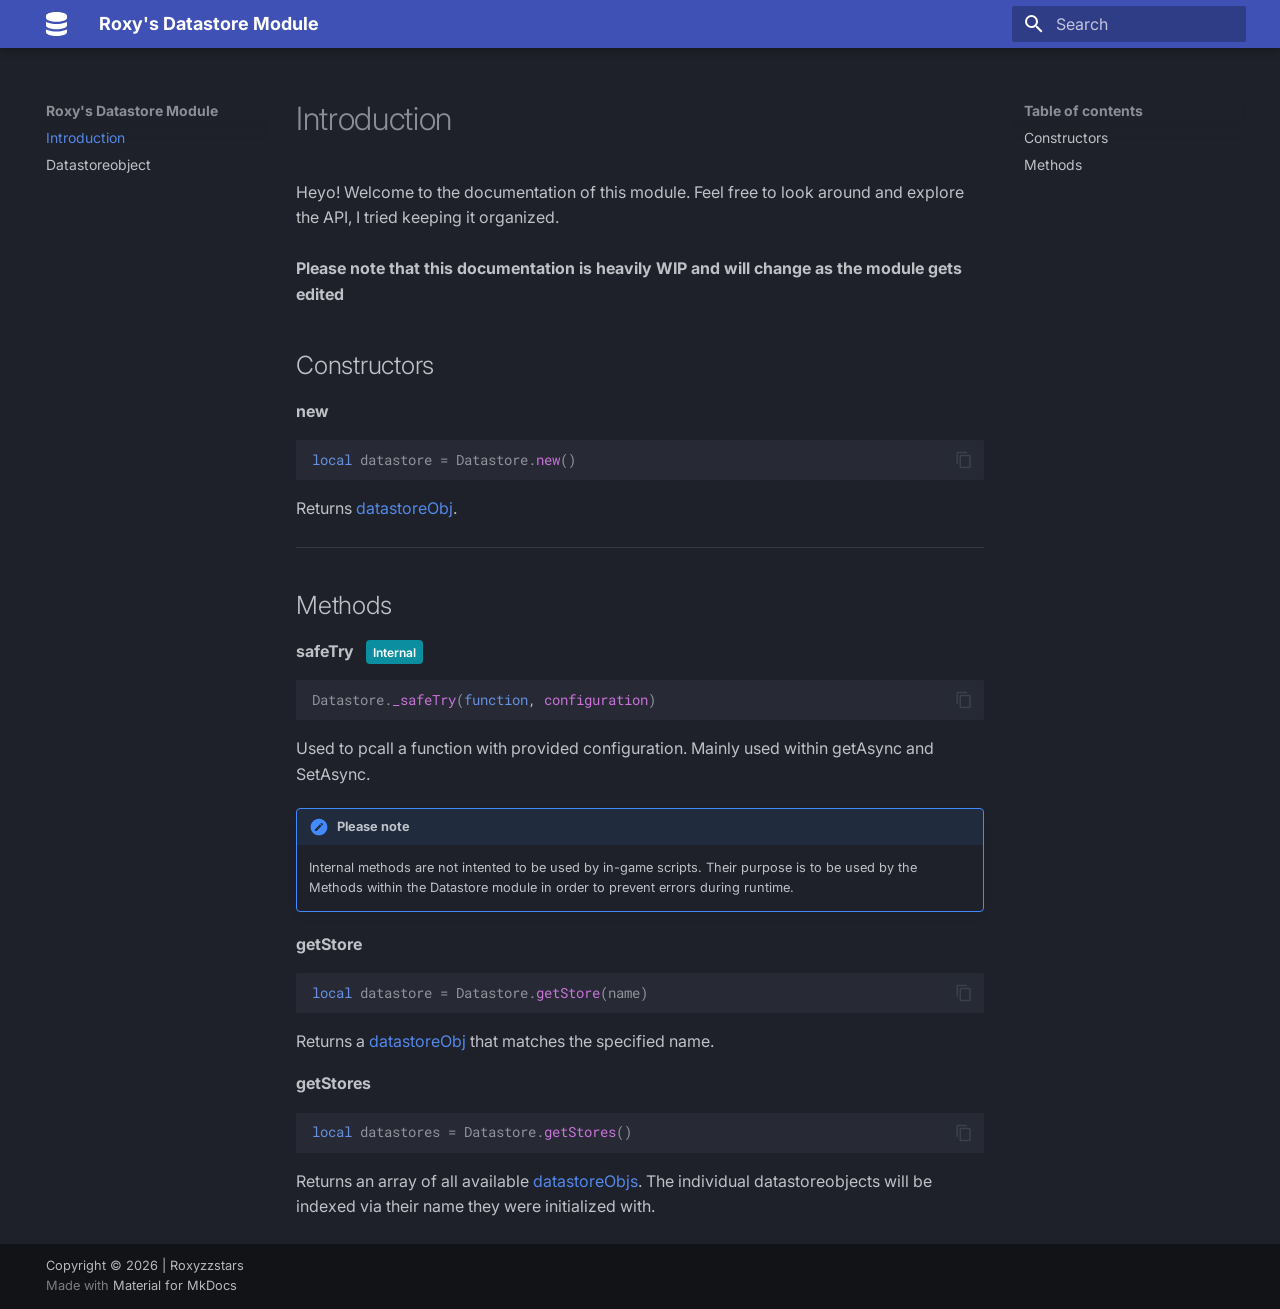
<file: index.html>
<!doctype html>
<html lang="en" class="no-js">
  <head>
    
      <meta charset="utf-8">
      <meta name="viewport" content="width=device-width,initial-scale=1">
      
      
      
        <link rel="canonical" href="https://sitename.example/">
      
      
      
        <link rel="next" href="datastoreobjects/">
      
      
        
      
      
      <link rel="icon" href="assets/images/favicon.png">
      <meta name="generator" content="mkdocs-1.6.1, mkdocs-material-9.7.1">
    
    
      
        <title>Roxy's Datastore Module</title>
      
    
    
      <link rel="stylesheet" href="assets/stylesheets/main.484c7ddc.min.css">
      
        
        <link rel="stylesheet" href="assets/stylesheets/palette.ab4e12ef.min.css">
      
      


    
    
      
    
    
      
        
        
        <link rel="preconnect" href="https://fonts.gstatic.com" crossorigin>
        <link rel="stylesheet" href="https://fonts.googleapis.com/css?family=Inter:300,300i,400,400i,700,700i%7CRoboto+Mono:400,400i,700,700i&display=fallback">
        <style>:root{--md-text-font:"Inter";--md-code-font:"Roboto Mono"}</style>
      
    
    
      <link rel="stylesheet" href="stylesheets/extra.css">
    
    <script>__md_scope=new URL(".",location),__md_hash=e=>[...e].reduce(((e,_)=>(e<<5)-e+_.charCodeAt(0)),0),__md_get=(e,_=localStorage,t=__md_scope)=>JSON.parse(_.getItem(t.pathname+"."+e)),__md_set=(e,_,t=localStorage,a=__md_scope)=>{try{t.setItem(a.pathname+"."+e,JSON.stringify(_))}catch(e){}}</script>
    
      

    
    
  </head>
  
  
    
    
    
    
    
    <body dir="ltr" data-md-color-scheme="slate" data-md-color-primary="indigo" data-md-color-accent="deep-purple">
  
    
    <input class="md-toggle" data-md-toggle="drawer" type="checkbox" id="__drawer" autocomplete="off">
    <input class="md-toggle" data-md-toggle="search" type="checkbox" id="__search" autocomplete="off">
    <label class="md-overlay" for="__drawer"></label>
    <div data-md-component="skip">
      
        
        <a href="#introduction" class="md-skip">
          Skip to content
        </a>
      
    </div>
    <div data-md-component="announce">
      
    </div>
    
    
      

  

<header class="md-header md-header--shadow" data-md-component="header">
  <nav class="md-header__inner md-grid" aria-label="Header">
    <a href="." title="Roxy&#39;s Datastore Module" class="md-header__button md-logo" aria-label="Roxy's Datastore Module" data-md-component="logo">
      
  
  <svg xmlns="http://www.w3.org/2000/svg" viewBox="0 0 448 512"><!--! Font Awesome Free 7.1.0 by @fontawesome - https://fontawesome.com License - https://fontawesome.com/license/free (Icons: CC BY 4.0, Fonts: SIL OFL 1.1, Code: MIT License) Copyright 2025 Fonticons, Inc.--><path d="M448 205.8c-14.8 9.8-31.8 17.7-49.5 24-47 16.8-108.7 26.2-174.5 26.2s-127.6-9.5-174.5-26.2c-17.6-6.3-34.7-14.2-49.5-24V288c0 44.2 100.3 80 224 80s224-35.8 224-80zm0-77.8V80c0-44.2-100.3-80-224-80S0 35.8 0 80v48c0 44.2 100.3 80 224 80s224-35.8 224-80m-49.5 261.8C351.6 406.5 289.9 416 224 416s-127.6-9.5-174.5-26.2c-17.6-6.3-34.7-14.2-49.5-24V432c0 44.2 100.3 80 224 80s224-35.8 224-80v-66.2c-14.8 9.8-31.8 17.7-49.5 24"/></svg>

    </a>
    <label class="md-header__button md-icon" for="__drawer">
      
      <svg xmlns="http://www.w3.org/2000/svg" viewBox="0 0 24 24"><path d="M3 6h18v2H3zm0 5h18v2H3zm0 5h18v2H3z"/></svg>
    </label>
    <div class="md-header__title" data-md-component="header-title">
      <div class="md-header__ellipsis">
        <div class="md-header__topic">
          <span class="md-ellipsis">
            Roxy's Datastore Module
          </span>
        </div>
        <div class="md-header__topic" data-md-component="header-topic">
          <span class="md-ellipsis">
            
              Introduction
            
          </span>
        </div>
      </div>
    </div>
    
      
    
    
    
    
      
      
        <label class="md-header__button md-icon" for="__search">
          
          <svg xmlns="http://www.w3.org/2000/svg" viewBox="0 0 24 24"><path d="M9.5 3A6.5 6.5 0 0 1 16 9.5c0 1.61-.59 3.09-1.56 4.23l.27.27h.79l5 5-1.5 1.5-5-5v-.79l-.27-.27A6.52 6.52 0 0 1 9.5 16 6.5 6.5 0 0 1 3 9.5 6.5 6.5 0 0 1 9.5 3m0 2C7 5 5 7 5 9.5S7 14 9.5 14 14 12 14 9.5 12 5 9.5 5"/></svg>
        </label>
        <div class="md-search" data-md-component="search" role="dialog">
  <label class="md-search__overlay" for="__search"></label>
  <div class="md-search__inner" role="search">
    <form class="md-search__form" name="search">
      <input type="text" class="md-search__input" name="query" aria-label="Search" placeholder="Search" autocapitalize="off" autocorrect="off" autocomplete="off" spellcheck="false" data-md-component="search-query" required>
      <label class="md-search__icon md-icon" for="__search">
        
        <svg xmlns="http://www.w3.org/2000/svg" viewBox="0 0 24 24"><path d="M9.5 3A6.5 6.5 0 0 1 16 9.5c0 1.61-.59 3.09-1.56 4.23l.27.27h.79l5 5-1.5 1.5-5-5v-.79l-.27-.27A6.52 6.52 0 0 1 9.5 16 6.5 6.5 0 0 1 3 9.5 6.5 6.5 0 0 1 9.5 3m0 2C7 5 5 7 5 9.5S7 14 9.5 14 14 12 14 9.5 12 5 9.5 5"/></svg>
        
        <svg xmlns="http://www.w3.org/2000/svg" viewBox="0 0 24 24"><path d="M20 11v2H8l5.5 5.5-1.42 1.42L4.16 12l7.92-7.92L13.5 5.5 8 11z"/></svg>
      </label>
      <nav class="md-search__options" aria-label="Search">
        
        <button type="reset" class="md-search__icon md-icon" title="Clear" aria-label="Clear" tabindex="-1">
          
          <svg xmlns="http://www.w3.org/2000/svg" viewBox="0 0 24 24"><path d="M19 6.41 17.59 5 12 10.59 6.41 5 5 6.41 10.59 12 5 17.59 6.41 19 12 13.41 17.59 19 19 17.59 13.41 12z"/></svg>
        </button>
      </nav>
      
    </form>
    <div class="md-search__output">
      <div class="md-search__scrollwrap" tabindex="0" data-md-scrollfix>
        <div class="md-search-result" data-md-component="search-result">
          <div class="md-search-result__meta">
            Initializing search
          </div>
          <ol class="md-search-result__list" role="presentation"></ol>
        </div>
      </div>
    </div>
  </div>
</div>
      
    
    
  </nav>
  
</header>
    
    <div class="md-container" data-md-component="container">
      
      
        
          
        
      
      <main class="md-main" data-md-component="main">
        <div class="md-main__inner md-grid">
          
            
              
                
              
              <div class="md-sidebar md-sidebar--primary" data-md-component="sidebar" data-md-type="navigation" >
                <div class="md-sidebar__scrollwrap">
                  <div class="md-sidebar__inner">
                    



<nav class="md-nav md-nav--primary" aria-label="Navigation" data-md-level="0">
  <label class="md-nav__title" for="__drawer">
    <a href="." title="Roxy&#39;s Datastore Module" class="md-nav__button md-logo" aria-label="Roxy's Datastore Module" data-md-component="logo">
      
  
  <svg xmlns="http://www.w3.org/2000/svg" viewBox="0 0 448 512"><!--! Font Awesome Free 7.1.0 by @fontawesome - https://fontawesome.com License - https://fontawesome.com/license/free (Icons: CC BY 4.0, Fonts: SIL OFL 1.1, Code: MIT License) Copyright 2025 Fonticons, Inc.--><path d="M448 205.8c-14.8 9.8-31.8 17.7-49.5 24-47 16.8-108.7 26.2-174.5 26.2s-127.6-9.5-174.5-26.2c-17.6-6.3-34.7-14.2-49.5-24V288c0 44.2 100.3 80 224 80s224-35.8 224-80zm0-77.8V80c0-44.2-100.3-80-224-80S0 35.8 0 80v48c0 44.2 100.3 80 224 80s224-35.8 224-80m-49.5 261.8C351.6 406.5 289.9 416 224 416s-127.6-9.5-174.5-26.2c-17.6-6.3-34.7-14.2-49.5-24V432c0 44.2 100.3 80 224 80s224-35.8 224-80v-66.2c-14.8 9.8-31.8 17.7-49.5 24"/></svg>

    </a>
    Roxy's Datastore Module
  </label>
  
  <ul class="md-nav__list" data-md-scrollfix>
    
      
      
  
  
    
  
  
  
    <li class="md-nav__item md-nav__item--active">
      
      <input class="md-nav__toggle md-toggle" type="checkbox" id="__toc">
      
      
        
      
      
        <label class="md-nav__link md-nav__link--active" for="__toc">
          
  
  
  <span class="md-ellipsis">
    
  
    Introduction
  

    
  </span>
  
  

          <span class="md-nav__icon md-icon"></span>
        </label>
      
      <a href="." class="md-nav__link md-nav__link--active">
        
  
  
  <span class="md-ellipsis">
    
  
    Introduction
  

    
  </span>
  
  

      </a>
      
        

<nav class="md-nav md-nav--secondary" aria-label="Table of contents">
  
  
  
    
  
  
    <label class="md-nav__title" for="__toc">
      <span class="md-nav__icon md-icon"></span>
      Table of contents
    </label>
    <ul class="md-nav__list" data-md-component="toc" data-md-scrollfix>
      
        <li class="md-nav__item">
  <a href="#constructors" class="md-nav__link">
    <span class="md-ellipsis">
      
        Constructors
      
    </span>
  </a>
  
</li>
      
        <li class="md-nav__item">
  <a href="#methods" class="md-nav__link">
    <span class="md-ellipsis">
      
        Methods
      
    </span>
  </a>
  
</li>
      
    </ul>
  
</nav>
      
    </li>
  

    
      
      
  
  
  
  
    <li class="md-nav__item">
      <a href="datastoreobjects/" class="md-nav__link">
        
  
  
  <span class="md-ellipsis">
    
  
    Datastoreobject
  

    
  </span>
  
  

      </a>
    </li>
  

    
  </ul>
</nav>
                  </div>
                </div>
              </div>
            
            
              
                
              
              <div class="md-sidebar md-sidebar--secondary" data-md-component="sidebar" data-md-type="toc" >
                <div class="md-sidebar__scrollwrap">
                  <div class="md-sidebar__inner">
                    

<nav class="md-nav md-nav--secondary" aria-label="Table of contents">
  
  
  
    
  
  
    <label class="md-nav__title" for="__toc">
      <span class="md-nav__icon md-icon"></span>
      Table of contents
    </label>
    <ul class="md-nav__list" data-md-component="toc" data-md-scrollfix>
      
        <li class="md-nav__item">
  <a href="#constructors" class="md-nav__link">
    <span class="md-ellipsis">
      
        Constructors
      
    </span>
  </a>
  
</li>
      
        <li class="md-nav__item">
  <a href="#methods" class="md-nav__link">
    <span class="md-ellipsis">
      
        Methods
      
    </span>
  </a>
  
</li>
      
    </ul>
  
</nav>
                  </div>
                </div>
              </div>
            
          
          
            <div class="md-content" data-md-component="content">
              
              <article class="md-content__inner md-typeset">
                
                  
  




<h1 id="introduction">Introduction</h1>
<p>Heyo! Welcome to the documentation of this module. Feel free to look around and explore the API, I tried keeping it organized.
<br>
<br>
<strong>Please note that this documentation is heavily WIP and will change as the module gets edited</strong></p>
<h2 id="constructors">Constructors</h2>
<p><strong>new</strong>
<div class="language-lua highlight"><pre><span></span><code><span id="__span-0-1"><a id="__codelineno-0-1" name="__codelineno-0-1" href="#__codelineno-0-1"></a><span class="kd">local</span><span class="w"> </span><span class="nv">datastore</span><span class="w"> </span><span class="o">=</span><span class="w"> </span><span class="nv">Datastore</span><span class="p">.</span><span class="nf">new</span><span class="p">()</span>
</span></code></pre></div>
Returns <a href="datastoreobjects/">datastoreObj</a>.</p>
<hr />
<h2 id="methods">Methods</h2>
<p><strong>safeTry</strong>
<span class="badge badge-internal">Internal</span>
<div class="language-lua highlight"><pre><span></span><code><span id="__span-1-1"><a id="__codelineno-1-1" name="__codelineno-1-1" href="#__codelineno-1-1"></a><span class="nv">Datastore</span><span class="p">.</span><span class="nf">_safeTry</span><span class="p">(</span><span class="kr">function</span><span class="err">,</span><span class="w"> </span><span class="nf">configuration</span><span class="p">)</span>
</span></code></pre></div>
Used to pcall a function with provided configuration. Mainly used within getAsync and SetAsync.</p>
<div class="admonition note">
<p class="admonition-title">Please note</p>
<p>Internal methods are not intented to be used by in-game scripts.
Their purpose is to be used by the Methods within the Datastore module in order to prevent errors during runtime.</p>
</div>
<p><strong>getStore</strong>
<div class="language-lua highlight"><pre><span></span><code><span id="__span-2-1"><a id="__codelineno-2-1" name="__codelineno-2-1" href="#__codelineno-2-1"></a><span class="kd">local</span><span class="w"> </span><span class="nv">datastore</span><span class="w"> </span><span class="o">=</span><span class="w"> </span><span class="nv">Datastore</span><span class="p">.</span><span class="nf">getStore</span><span class="p">(</span><span class="nv">name</span><span class="p">)</span>
</span></code></pre></div>
Returns a <a href="datastoreobjects/">datastoreObj</a> that matches the specified name.</p>
<p><strong>getStores</strong>
<div class="language-lua highlight"><pre><span></span><code><span id="__span-3-1"><a id="__codelineno-3-1" name="__codelineno-3-1" href="#__codelineno-3-1"></a><span class="kd">local</span><span class="w"> </span><span class="nv">datastores</span><span class="w"> </span><span class="o">=</span><span class="w"> </span><span class="nv">Datastore</span><span class="p">.</span><span class="nf">getStores</span><span class="p">()</span>
</span></code></pre></div>
Returns an array of all available <a href="datastoreobjects/">datastoreObjs</a>. The individual datastoreobjects will be indexed via their name they were initialized with.</p>







  
  




  



                
              </article>
            </div>
          
          
<script>var target=document.getElementById(location.hash.slice(1));target&&target.name&&(target.checked=target.name.startsWith("__tabbed_"))</script>
        </div>
        
      </main>
      
        <footer class="md-footer">
  
    
      
        
      
      <nav class="md-footer__inner md-grid" aria-label="Footer" hidden>
        
        
          
          <a href="datastoreobjects/" class="md-footer__link md-footer__link--next" aria-label="Next: Datastoreobject">
            <div class="md-footer__title">
              <span class="md-footer__direction">
                Next
              </span>
              <div class="md-ellipsis">
                Datastoreobject
              </div>
            </div>
            <div class="md-footer__button md-icon">
              
              <svg xmlns="http://www.w3.org/2000/svg" viewBox="0 0 24 24"><path d="M4 11v2h12l-5.5 5.5 1.42 1.42L19.84 12l-7.92-7.92L10.5 5.5 16 11z"/></svg>
            </div>
          </a>
        
      </nav>
    
  
  <div class="md-footer-meta md-typeset">
    <div class="md-footer-meta__inner md-grid">
      <div class="md-copyright">
  
    <div class="md-copyright__highlight">
      Copyright &copy; 2026 | Roxyzzstars
    </div>
  
  
    Made with
    <a href="https://squidfunk.github.io/mkdocs-material/" target="_blank" rel="noopener">
      Material for MkDocs
    </a>
  
</div>
      
    </div>
  </div>
</footer>
      
    </div>
    <div class="md-dialog" data-md-component="dialog">
      <div class="md-dialog__inner md-typeset"></div>
    </div>
    
    
    
      
      
      <script id="__config" type="application/json">{"annotate": null, "base": ".", "features": ["content.code.copy", "navigation.footer"], "search": "assets/javascripts/workers/search.2c215733.min.js", "tags": null, "translations": {"clipboard.copied": "Copied to clipboard", "clipboard.copy": "Copy to clipboard", "search.result.more.one": "1 more on this page", "search.result.more.other": "# more on this page", "search.result.none": "No matching documents", "search.result.one": "1 matching document", "search.result.other": "# matching documents", "search.result.placeholder": "Type to start searching", "search.result.term.missing": "Missing", "select.version": "Select version"}, "version": null}</script>
    
    
      <script src="assets/javascripts/bundle.79ae519e.min.js"></script>
      
    
  </body>
</html>
</file>
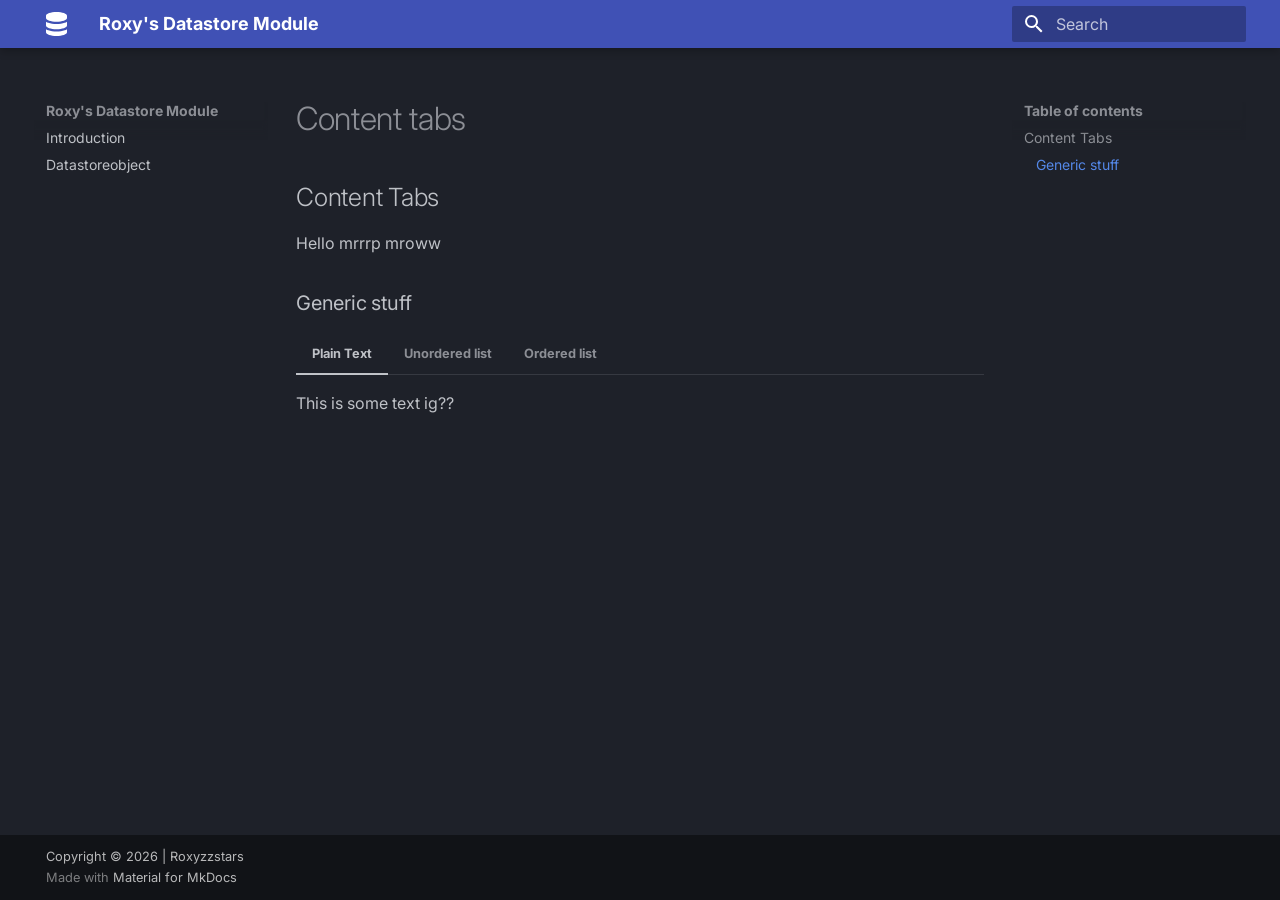
<file: content-tabs/index.html>
<!doctype html>
<html lang="en" class="no-js">
  <head>
    
      <meta charset="utf-8">
      <meta name="viewport" content="width=device-width,initial-scale=1">
      
      
      
        <link rel="canonical" href="https://sitename.example/content-tabs/">
      
      
      
      
        
      
      
      <link rel="icon" href="../assets/images/favicon.png">
      <meta name="generator" content="mkdocs-1.6.1, mkdocs-material-9.7.1">
    
    
      
        <title>Content tabs - Roxy's Datastore Module</title>
      
    
    
      <link rel="stylesheet" href="../assets/stylesheets/main.484c7ddc.min.css">
      
        
        <link rel="stylesheet" href="../assets/stylesheets/palette.ab4e12ef.min.css">
      
      


    
    
      
    
    
      
        
        
        <link rel="preconnect" href="https://fonts.gstatic.com" crossorigin>
        <link rel="stylesheet" href="https://fonts.googleapis.com/css?family=Inter:300,300i,400,400i,700,700i%7CRoboto+Mono:400,400i,700,700i&display=fallback">
        <style>:root{--md-text-font:"Inter";--md-code-font:"Roboto Mono"}</style>
      
    
    
      <link rel="stylesheet" href="../stylesheets/extra.css">
    
    <script>__md_scope=new URL("..",location),__md_hash=e=>[...e].reduce(((e,_)=>(e<<5)-e+_.charCodeAt(0)),0),__md_get=(e,_=localStorage,t=__md_scope)=>JSON.parse(_.getItem(t.pathname+"."+e)),__md_set=(e,_,t=localStorage,a=__md_scope)=>{try{t.setItem(a.pathname+"."+e,JSON.stringify(_))}catch(e){}}</script>
    
      

    
    
  </head>
  
  
    
    
    
    
    
    <body dir="ltr" data-md-color-scheme="slate" data-md-color-primary="indigo" data-md-color-accent="deep-purple">
  
    
    <input class="md-toggle" data-md-toggle="drawer" type="checkbox" id="__drawer" autocomplete="off">
    <input class="md-toggle" data-md-toggle="search" type="checkbox" id="__search" autocomplete="off">
    <label class="md-overlay" for="__drawer"></label>
    <div data-md-component="skip">
      
        
        <a href="#content-tabs" class="md-skip">
          Skip to content
        </a>
      
    </div>
    <div data-md-component="announce">
      
    </div>
    
    
      

  

<header class="md-header md-header--shadow" data-md-component="header">
  <nav class="md-header__inner md-grid" aria-label="Header">
    <a href=".." title="Roxy&#39;s Datastore Module" class="md-header__button md-logo" aria-label="Roxy's Datastore Module" data-md-component="logo">
      
  
  <svg xmlns="http://www.w3.org/2000/svg" viewBox="0 0 448 512"><!--! Font Awesome Free 7.1.0 by @fontawesome - https://fontawesome.com License - https://fontawesome.com/license/free (Icons: CC BY 4.0, Fonts: SIL OFL 1.1, Code: MIT License) Copyright 2025 Fonticons, Inc.--><path d="M448 205.8c-14.8 9.8-31.8 17.7-49.5 24-47 16.8-108.7 26.2-174.5 26.2s-127.6-9.5-174.5-26.2c-17.6-6.3-34.7-14.2-49.5-24V288c0 44.2 100.3 80 224 80s224-35.8 224-80zm0-77.8V80c0-44.2-100.3-80-224-80S0 35.8 0 80v48c0 44.2 100.3 80 224 80s224-35.8 224-80m-49.5 261.8C351.6 406.5 289.9 416 224 416s-127.6-9.5-174.5-26.2c-17.6-6.3-34.7-14.2-49.5-24V432c0 44.2 100.3 80 224 80s224-35.8 224-80v-66.2c-14.8 9.8-31.8 17.7-49.5 24"/></svg>

    </a>
    <label class="md-header__button md-icon" for="__drawer">
      
      <svg xmlns="http://www.w3.org/2000/svg" viewBox="0 0 24 24"><path d="M3 6h18v2H3zm0 5h18v2H3zm0 5h18v2H3z"/></svg>
    </label>
    <div class="md-header__title" data-md-component="header-title">
      <div class="md-header__ellipsis">
        <div class="md-header__topic">
          <span class="md-ellipsis">
            Roxy's Datastore Module
          </span>
        </div>
        <div class="md-header__topic" data-md-component="header-topic">
          <span class="md-ellipsis">
            
              Content tabs
            
          </span>
        </div>
      </div>
    </div>
    
      
    
    
    
    
      
      
        <label class="md-header__button md-icon" for="__search">
          
          <svg xmlns="http://www.w3.org/2000/svg" viewBox="0 0 24 24"><path d="M9.5 3A6.5 6.5 0 0 1 16 9.5c0 1.61-.59 3.09-1.56 4.23l.27.27h.79l5 5-1.5 1.5-5-5v-.79l-.27-.27A6.52 6.52 0 0 1 9.5 16 6.5 6.5 0 0 1 3 9.5 6.5 6.5 0 0 1 9.5 3m0 2C7 5 5 7 5 9.5S7 14 9.5 14 14 12 14 9.5 12 5 9.5 5"/></svg>
        </label>
        <div class="md-search" data-md-component="search" role="dialog">
  <label class="md-search__overlay" for="__search"></label>
  <div class="md-search__inner" role="search">
    <form class="md-search__form" name="search">
      <input type="text" class="md-search__input" name="query" aria-label="Search" placeholder="Search" autocapitalize="off" autocorrect="off" autocomplete="off" spellcheck="false" data-md-component="search-query" required>
      <label class="md-search__icon md-icon" for="__search">
        
        <svg xmlns="http://www.w3.org/2000/svg" viewBox="0 0 24 24"><path d="M9.5 3A6.5 6.5 0 0 1 16 9.5c0 1.61-.59 3.09-1.56 4.23l.27.27h.79l5 5-1.5 1.5-5-5v-.79l-.27-.27A6.52 6.52 0 0 1 9.5 16 6.5 6.5 0 0 1 3 9.5 6.5 6.5 0 0 1 9.5 3m0 2C7 5 5 7 5 9.5S7 14 9.5 14 14 12 14 9.5 12 5 9.5 5"/></svg>
        
        <svg xmlns="http://www.w3.org/2000/svg" viewBox="0 0 24 24"><path d="M20 11v2H8l5.5 5.5-1.42 1.42L4.16 12l7.92-7.92L13.5 5.5 8 11z"/></svg>
      </label>
      <nav class="md-search__options" aria-label="Search">
        
        <button type="reset" class="md-search__icon md-icon" title="Clear" aria-label="Clear" tabindex="-1">
          
          <svg xmlns="http://www.w3.org/2000/svg" viewBox="0 0 24 24"><path d="M19 6.41 17.59 5 12 10.59 6.41 5 5 6.41 10.59 12 5 17.59 6.41 19 12 13.41 17.59 19 19 17.59 13.41 12z"/></svg>
        </button>
      </nav>
      
    </form>
    <div class="md-search__output">
      <div class="md-search__scrollwrap" tabindex="0" data-md-scrollfix>
        <div class="md-search-result" data-md-component="search-result">
          <div class="md-search-result__meta">
            Initializing search
          </div>
          <ol class="md-search-result__list" role="presentation"></ol>
        </div>
      </div>
    </div>
  </div>
</div>
      
    
    
  </nav>
  
</header>
    
    <div class="md-container" data-md-component="container">
      
      
        
          
        
      
      <main class="md-main" data-md-component="main">
        <div class="md-main__inner md-grid">
          
            
              
                
              
              <div class="md-sidebar md-sidebar--primary" data-md-component="sidebar" data-md-type="navigation" >
                <div class="md-sidebar__scrollwrap">
                  <div class="md-sidebar__inner">
                    



<nav class="md-nav md-nav--primary" aria-label="Navigation" data-md-level="0">
  <label class="md-nav__title" for="__drawer">
    <a href=".." title="Roxy&#39;s Datastore Module" class="md-nav__button md-logo" aria-label="Roxy's Datastore Module" data-md-component="logo">
      
  
  <svg xmlns="http://www.w3.org/2000/svg" viewBox="0 0 448 512"><!--! Font Awesome Free 7.1.0 by @fontawesome - https://fontawesome.com License - https://fontawesome.com/license/free (Icons: CC BY 4.0, Fonts: SIL OFL 1.1, Code: MIT License) Copyright 2025 Fonticons, Inc.--><path d="M448 205.8c-14.8 9.8-31.8 17.7-49.5 24-47 16.8-108.7 26.2-174.5 26.2s-127.6-9.5-174.5-26.2c-17.6-6.3-34.7-14.2-49.5-24V288c0 44.2 100.3 80 224 80s224-35.8 224-80zm0-77.8V80c0-44.2-100.3-80-224-80S0 35.8 0 80v48c0 44.2 100.3 80 224 80s224-35.8 224-80m-49.5 261.8C351.6 406.5 289.9 416 224 416s-127.6-9.5-174.5-26.2c-17.6-6.3-34.7-14.2-49.5-24V432c0 44.2 100.3 80 224 80s224-35.8 224-80v-66.2c-14.8 9.8-31.8 17.7-49.5 24"/></svg>

    </a>
    Roxy's Datastore Module
  </label>
  
  <ul class="md-nav__list" data-md-scrollfix>
    
      
      
  
  
  
  
    <li class="md-nav__item">
      <a href=".." class="md-nav__link">
        
  
  
  <span class="md-ellipsis">
    
  
    Introduction
  

    
  </span>
  
  

      </a>
    </li>
  

    
      
      
  
  
  
  
    <li class="md-nav__item">
      <a href="../datastoreobjects/" class="md-nav__link">
        
  
  
  <span class="md-ellipsis">
    
  
    Datastoreobject
  

    
  </span>
  
  

      </a>
    </li>
  

    
  </ul>
</nav>
                  </div>
                </div>
              </div>
            
            
              
                
              
              <div class="md-sidebar md-sidebar--secondary" data-md-component="sidebar" data-md-type="toc" >
                <div class="md-sidebar__scrollwrap">
                  <div class="md-sidebar__inner">
                    

<nav class="md-nav md-nav--secondary" aria-label="Table of contents">
  
  
  
  
    <label class="md-nav__title" for="__toc">
      <span class="md-nav__icon md-icon"></span>
      Table of contents
    </label>
    <ul class="md-nav__list" data-md-component="toc" data-md-scrollfix>
      
        <li class="md-nav__item">
  <a href="#content-tabs" class="md-nav__link">
    <span class="md-ellipsis">
      
        Content Tabs
      
    </span>
  </a>
  
    <nav class="md-nav" aria-label="Content Tabs">
      <ul class="md-nav__list">
        
          <li class="md-nav__item">
  <a href="#generic-stuff" class="md-nav__link">
    <span class="md-ellipsis">
      
        Generic stuff
      
    </span>
  </a>
  
</li>
        
      </ul>
    </nav>
  
</li>
      
    </ul>
  
</nav>
                  </div>
                </div>
              </div>
            
          
          
            <div class="md-content" data-md-component="content">
              
              <article class="md-content__inner md-typeset">
                
                  
  




  <h1>Content tabs</h1>

<h2 id="content-tabs">Content Tabs</h2>
<p>Hello mrrrp mroww</p>
<h3 id="generic-stuff">Generic stuff</h3>
<div class="tabbed-set tabbed-alternate" data-tabs="1:3"><input checked="checked" id="__tabbed_1_1" name="__tabbed_1" type="radio" /><input id="__tabbed_1_2" name="__tabbed_1" type="radio" /><input id="__tabbed_1_3" name="__tabbed_1" type="radio" /><div class="tabbed-labels"><label for="__tabbed_1_1">Plain Text</label><label for="__tabbed_1_2">Unordered list</label><label for="__tabbed_1_3">Ordered list</label></div>
<div class="tabbed-content">
<div class="tabbed-block">
<p>This is some text ig??</p>
</div>
<div class="tabbed-block">
<ul>
<li>Sad</li>
<li>Sadder</li>
<li>Saddest</li>
</ul>
</div>
<div class="tabbed-block">
<ol>
<li>This</li>
<li>Is</li>
<li>Not</li>
<li>Ordered</li>
</ol>
</div>
</div>
</div>







  
  




  



                
              </article>
            </div>
          
          
<script>var target=document.getElementById(location.hash.slice(1));target&&target.name&&(target.checked=target.name.startsWith("__tabbed_"))</script>
        </div>
        
      </main>
      
        <footer class="md-footer">
  
    
  
  <div class="md-footer-meta md-typeset">
    <div class="md-footer-meta__inner md-grid">
      <div class="md-copyright">
  
    <div class="md-copyright__highlight">
      Copyright &copy; 2026 | Roxyzzstars
    </div>
  
  
    Made with
    <a href="https://squidfunk.github.io/mkdocs-material/" target="_blank" rel="noopener">
      Material for MkDocs
    </a>
  
</div>
      
    </div>
  </div>
</footer>
      
    </div>
    <div class="md-dialog" data-md-component="dialog">
      <div class="md-dialog__inner md-typeset"></div>
    </div>
    
    
    
      
      
      <script id="__config" type="application/json">{"annotate": null, "base": "..", "features": ["content.code.copy", "navigation.footer"], "search": "../assets/javascripts/workers/search.2c215733.min.js", "tags": null, "translations": {"clipboard.copied": "Copied to clipboard", "clipboard.copy": "Copy to clipboard", "search.result.more.one": "1 more on this page", "search.result.more.other": "# more on this page", "search.result.none": "No matching documents", "search.result.one": "1 matching document", "search.result.other": "# matching documents", "search.result.placeholder": "Type to start searching", "search.result.term.missing": "Missing", "select.version": "Select version"}, "version": null}</script>
    
    
      <script src="../assets/javascripts/bundle.79ae519e.min.js"></script>
      
    
  </body>
</html>
</file>
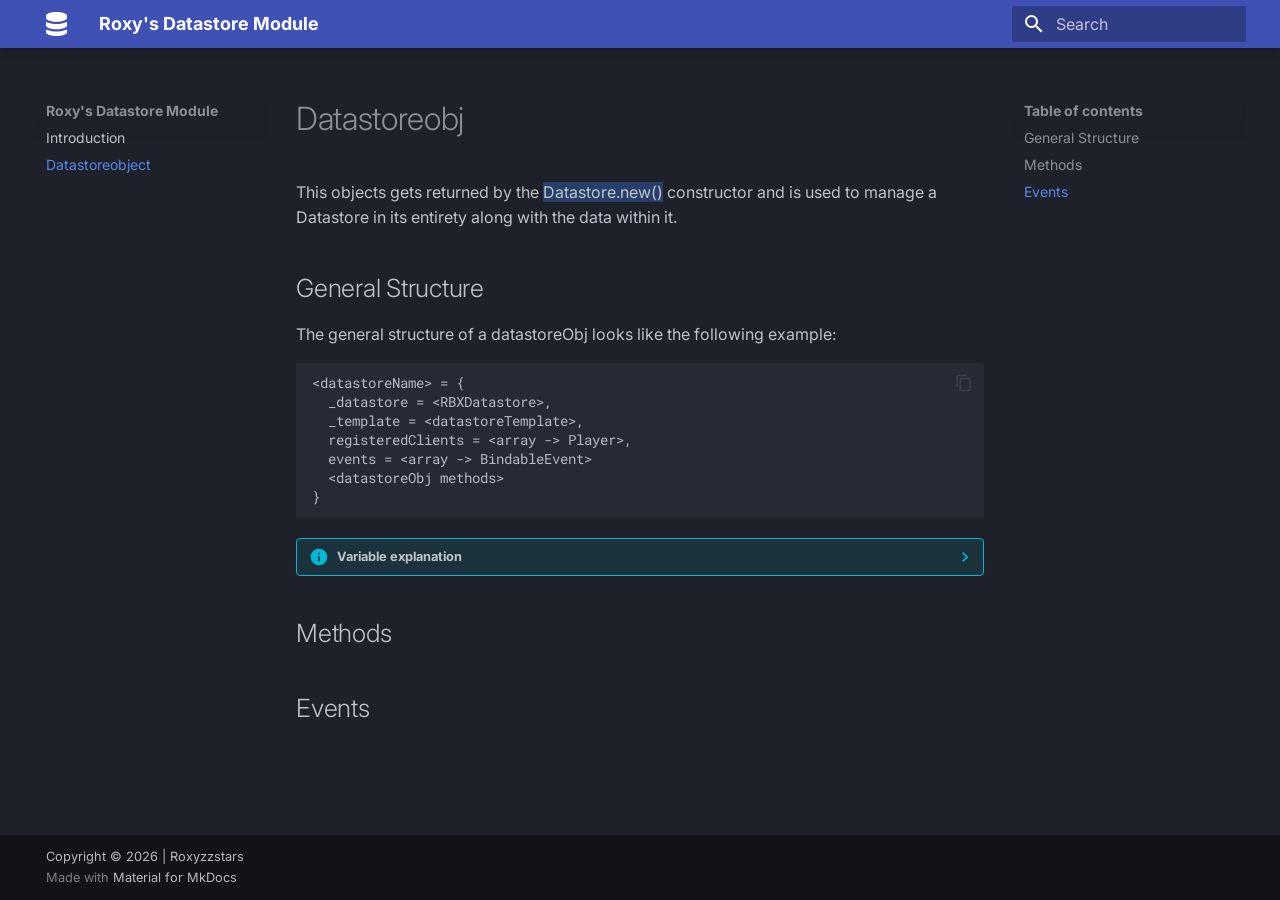
<file: datastoreobjects/index.html>
<!doctype html>
<html lang="en" class="no-js">
  <head>
    
      <meta charset="utf-8">
      <meta name="viewport" content="width=device-width,initial-scale=1">
      
      
      
        <link rel="canonical" href="https://sitename.example/datastoreobjects/">
      
      
        <link rel="prev" href="..">
      
      
      
        
      
      
      <link rel="icon" href="../assets/images/favicon.png">
      <meta name="generator" content="mkdocs-1.6.1, mkdocs-material-9.7.1">
    
    
      
        <title>Datastoreobject - Roxy's Datastore Module</title>
      
    
    
      <link rel="stylesheet" href="../assets/stylesheets/main.484c7ddc.min.css">
      
        
        <link rel="stylesheet" href="../assets/stylesheets/palette.ab4e12ef.min.css">
      
      


    
    
      
    
    
      
        
        
        <link rel="preconnect" href="https://fonts.gstatic.com" crossorigin>
        <link rel="stylesheet" href="https://fonts.googleapis.com/css?family=Inter:300,300i,400,400i,700,700i%7CRoboto+Mono:400,400i,700,700i&display=fallback">
        <style>:root{--md-text-font:"Inter";--md-code-font:"Roboto Mono"}</style>
      
    
    
      <link rel="stylesheet" href="../stylesheets/extra.css">
    
    <script>__md_scope=new URL("..",location),__md_hash=e=>[...e].reduce(((e,_)=>(e<<5)-e+_.charCodeAt(0)),0),__md_get=(e,_=localStorage,t=__md_scope)=>JSON.parse(_.getItem(t.pathname+"."+e)),__md_set=(e,_,t=localStorage,a=__md_scope)=>{try{t.setItem(a.pathname+"."+e,JSON.stringify(_))}catch(e){}}</script>
    
      

    
    
  </head>
  
  
    
    
    
    
    
    <body dir="ltr" data-md-color-scheme="slate" data-md-color-primary="indigo" data-md-color-accent="deep-purple">
  
    
    <input class="md-toggle" data-md-toggle="drawer" type="checkbox" id="__drawer" autocomplete="off">
    <input class="md-toggle" data-md-toggle="search" type="checkbox" id="__search" autocomplete="off">
    <label class="md-overlay" for="__drawer"></label>
    <div data-md-component="skip">
      
        
        <a href="#datastoreobj" class="md-skip">
          Skip to content
        </a>
      
    </div>
    <div data-md-component="announce">
      
    </div>
    
    
      

  

<header class="md-header md-header--shadow" data-md-component="header">
  <nav class="md-header__inner md-grid" aria-label="Header">
    <a href=".." title="Roxy&#39;s Datastore Module" class="md-header__button md-logo" aria-label="Roxy's Datastore Module" data-md-component="logo">
      
  
  <svg xmlns="http://www.w3.org/2000/svg" viewBox="0 0 448 512"><!--! Font Awesome Free 7.1.0 by @fontawesome - https://fontawesome.com License - https://fontawesome.com/license/free (Icons: CC BY 4.0, Fonts: SIL OFL 1.1, Code: MIT License) Copyright 2025 Fonticons, Inc.--><path d="M448 205.8c-14.8 9.8-31.8 17.7-49.5 24-47 16.8-108.7 26.2-174.5 26.2s-127.6-9.5-174.5-26.2c-17.6-6.3-34.7-14.2-49.5-24V288c0 44.2 100.3 80 224 80s224-35.8 224-80zm0-77.8V80c0-44.2-100.3-80-224-80S0 35.8 0 80v48c0 44.2 100.3 80 224 80s224-35.8 224-80m-49.5 261.8C351.6 406.5 289.9 416 224 416s-127.6-9.5-174.5-26.2c-17.6-6.3-34.7-14.2-49.5-24V432c0 44.2 100.3 80 224 80s224-35.8 224-80v-66.2c-14.8 9.8-31.8 17.7-49.5 24"/></svg>

    </a>
    <label class="md-header__button md-icon" for="__drawer">
      
      <svg xmlns="http://www.w3.org/2000/svg" viewBox="0 0 24 24"><path d="M3 6h18v2H3zm0 5h18v2H3zm0 5h18v2H3z"/></svg>
    </label>
    <div class="md-header__title" data-md-component="header-title">
      <div class="md-header__ellipsis">
        <div class="md-header__topic">
          <span class="md-ellipsis">
            Roxy's Datastore Module
          </span>
        </div>
        <div class="md-header__topic" data-md-component="header-topic">
          <span class="md-ellipsis">
            
              Datastoreobject
            
          </span>
        </div>
      </div>
    </div>
    
      
    
    
    
    
      
      
        <label class="md-header__button md-icon" for="__search">
          
          <svg xmlns="http://www.w3.org/2000/svg" viewBox="0 0 24 24"><path d="M9.5 3A6.5 6.5 0 0 1 16 9.5c0 1.61-.59 3.09-1.56 4.23l.27.27h.79l5 5-1.5 1.5-5-5v-.79l-.27-.27A6.52 6.52 0 0 1 9.5 16 6.5 6.5 0 0 1 3 9.5 6.5 6.5 0 0 1 9.5 3m0 2C7 5 5 7 5 9.5S7 14 9.5 14 14 12 14 9.5 12 5 9.5 5"/></svg>
        </label>
        <div class="md-search" data-md-component="search" role="dialog">
  <label class="md-search__overlay" for="__search"></label>
  <div class="md-search__inner" role="search">
    <form class="md-search__form" name="search">
      <input type="text" class="md-search__input" name="query" aria-label="Search" placeholder="Search" autocapitalize="off" autocorrect="off" autocomplete="off" spellcheck="false" data-md-component="search-query" required>
      <label class="md-search__icon md-icon" for="__search">
        
        <svg xmlns="http://www.w3.org/2000/svg" viewBox="0 0 24 24"><path d="M9.5 3A6.5 6.5 0 0 1 16 9.5c0 1.61-.59 3.09-1.56 4.23l.27.27h.79l5 5-1.5 1.5-5-5v-.79l-.27-.27A6.52 6.52 0 0 1 9.5 16 6.5 6.5 0 0 1 3 9.5 6.5 6.5 0 0 1 9.5 3m0 2C7 5 5 7 5 9.5S7 14 9.5 14 14 12 14 9.5 12 5 9.5 5"/></svg>
        
        <svg xmlns="http://www.w3.org/2000/svg" viewBox="0 0 24 24"><path d="M20 11v2H8l5.5 5.5-1.42 1.42L4.16 12l7.92-7.92L13.5 5.5 8 11z"/></svg>
      </label>
      <nav class="md-search__options" aria-label="Search">
        
        <button type="reset" class="md-search__icon md-icon" title="Clear" aria-label="Clear" tabindex="-1">
          
          <svg xmlns="http://www.w3.org/2000/svg" viewBox="0 0 24 24"><path d="M19 6.41 17.59 5 12 10.59 6.41 5 5 6.41 10.59 12 5 17.59 6.41 19 12 13.41 17.59 19 19 17.59 13.41 12z"/></svg>
        </button>
      </nav>
      
    </form>
    <div class="md-search__output">
      <div class="md-search__scrollwrap" tabindex="0" data-md-scrollfix>
        <div class="md-search-result" data-md-component="search-result">
          <div class="md-search-result__meta">
            Initializing search
          </div>
          <ol class="md-search-result__list" role="presentation"></ol>
        </div>
      </div>
    </div>
  </div>
</div>
      
    
    
  </nav>
  
</header>
    
    <div class="md-container" data-md-component="container">
      
      
        
          
        
      
      <main class="md-main" data-md-component="main">
        <div class="md-main__inner md-grid">
          
            
              
                
              
              <div class="md-sidebar md-sidebar--primary" data-md-component="sidebar" data-md-type="navigation" >
                <div class="md-sidebar__scrollwrap">
                  <div class="md-sidebar__inner">
                    



<nav class="md-nav md-nav--primary" aria-label="Navigation" data-md-level="0">
  <label class="md-nav__title" for="__drawer">
    <a href=".." title="Roxy&#39;s Datastore Module" class="md-nav__button md-logo" aria-label="Roxy's Datastore Module" data-md-component="logo">
      
  
  <svg xmlns="http://www.w3.org/2000/svg" viewBox="0 0 448 512"><!--! Font Awesome Free 7.1.0 by @fontawesome - https://fontawesome.com License - https://fontawesome.com/license/free (Icons: CC BY 4.0, Fonts: SIL OFL 1.1, Code: MIT License) Copyright 2025 Fonticons, Inc.--><path d="M448 205.8c-14.8 9.8-31.8 17.7-49.5 24-47 16.8-108.7 26.2-174.5 26.2s-127.6-9.5-174.5-26.2c-17.6-6.3-34.7-14.2-49.5-24V288c0 44.2 100.3 80 224 80s224-35.8 224-80zm0-77.8V80c0-44.2-100.3-80-224-80S0 35.8 0 80v48c0 44.2 100.3 80 224 80s224-35.8 224-80m-49.5 261.8C351.6 406.5 289.9 416 224 416s-127.6-9.5-174.5-26.2c-17.6-6.3-34.7-14.2-49.5-24V432c0 44.2 100.3 80 224 80s224-35.8 224-80v-66.2c-14.8 9.8-31.8 17.7-49.5 24"/></svg>

    </a>
    Roxy's Datastore Module
  </label>
  
  <ul class="md-nav__list" data-md-scrollfix>
    
      
      
  
  
  
  
    <li class="md-nav__item">
      <a href=".." class="md-nav__link">
        
  
  
  <span class="md-ellipsis">
    
  
    Introduction
  

    
  </span>
  
  

      </a>
    </li>
  

    
      
      
  
  
    
  
  
  
    <li class="md-nav__item md-nav__item--active">
      
      <input class="md-nav__toggle md-toggle" type="checkbox" id="__toc">
      
      
        
      
      
        <label class="md-nav__link md-nav__link--active" for="__toc">
          
  
  
  <span class="md-ellipsis">
    
  
    Datastoreobject
  

    
  </span>
  
  

          <span class="md-nav__icon md-icon"></span>
        </label>
      
      <a href="./" class="md-nav__link md-nav__link--active">
        
  
  
  <span class="md-ellipsis">
    
  
    Datastoreobject
  

    
  </span>
  
  

      </a>
      
        

<nav class="md-nav md-nav--secondary" aria-label="Table of contents">
  
  
  
    
  
  
    <label class="md-nav__title" for="__toc">
      <span class="md-nav__icon md-icon"></span>
      Table of contents
    </label>
    <ul class="md-nav__list" data-md-component="toc" data-md-scrollfix>
      
        <li class="md-nav__item">
  <a href="#general-structure" class="md-nav__link">
    <span class="md-ellipsis">
      
        General Structure
      
    </span>
  </a>
  
</li>
      
        <li class="md-nav__item">
  <a href="#methods" class="md-nav__link">
    <span class="md-ellipsis">
      
        Methods
      
    </span>
  </a>
  
</li>
      
        <li class="md-nav__item">
  <a href="#events" class="md-nav__link">
    <span class="md-ellipsis">
      
        Events
      
    </span>
  </a>
  
</li>
      
    </ul>
  
</nav>
      
    </li>
  

    
  </ul>
</nav>
                  </div>
                </div>
              </div>
            
            
              
                
              
              <div class="md-sidebar md-sidebar--secondary" data-md-component="sidebar" data-md-type="toc" >
                <div class="md-sidebar__scrollwrap">
                  <div class="md-sidebar__inner">
                    

<nav class="md-nav md-nav--secondary" aria-label="Table of contents">
  
  
  
    
  
  
    <label class="md-nav__title" for="__toc">
      <span class="md-nav__icon md-icon"></span>
      Table of contents
    </label>
    <ul class="md-nav__list" data-md-component="toc" data-md-scrollfix>
      
        <li class="md-nav__item">
  <a href="#general-structure" class="md-nav__link">
    <span class="md-ellipsis">
      
        General Structure
      
    </span>
  </a>
  
</li>
      
        <li class="md-nav__item">
  <a href="#methods" class="md-nav__link">
    <span class="md-ellipsis">
      
        Methods
      
    </span>
  </a>
  
</li>
      
        <li class="md-nav__item">
  <a href="#events" class="md-nav__link">
    <span class="md-ellipsis">
      
        Events
      
    </span>
  </a>
  
</li>
      
    </ul>
  
</nav>
                  </div>
                </div>
              </div>
            
          
          
            <div class="md-content" data-md-component="content">
              
              <article class="md-content__inner md-typeset">
                
                  
  




<h1 id="datastoreobj">Datastoreobj</h1>
<p>This objects gets returned by the <mark class="critic">Datastore.new()</mark> constructor and is used to manage a Datastore in its entirety along with the data within it.</p>
<h2 id="general-structure">General Structure</h2>
<p>The general structure of a datastoreObj looks like the following example:
<div class="language-text highlight"><pre><span></span><code><span id="__span-0-1"><a id="__codelineno-0-1" name="__codelineno-0-1" href="#__codelineno-0-1"></a>&lt;datastoreName&gt; = {
</span><span id="__span-0-2"><a id="__codelineno-0-2" name="__codelineno-0-2" href="#__codelineno-0-2"></a>  _datastore = &lt;RBXDatastore&gt;,
</span><span id="__span-0-3"><a id="__codelineno-0-3" name="__codelineno-0-3" href="#__codelineno-0-3"></a>  _template = &lt;datastoreTemplate&gt;,
</span><span id="__span-0-4"><a id="__codelineno-0-4" name="__codelineno-0-4" href="#__codelineno-0-4"></a>  registeredClients = &lt;array -&gt; Player&gt;,
</span><span id="__span-0-5"><a id="__codelineno-0-5" name="__codelineno-0-5" href="#__codelineno-0-5"></a>  events = &lt;array -&gt; BindableEvent&gt;
</span><span id="__span-0-6"><a id="__codelineno-0-6" name="__codelineno-0-6" href="#__codelineno-0-6"></a>  &lt;datastoreObj methods&gt;
</span><span id="__span-0-7"><a id="__codelineno-0-7" name="__codelineno-0-7" href="#__codelineno-0-7"></a>}
</span></code></pre></div></p>
<details class="info">
<summary>Variable explanation</summary>
<p><strong>_datastore</strong> - The Datastore instance normally provided by :GetDataStore()
<br>
<strong>_template</strong> - A template for the user's data that will be used if :GetAsync() returns nil
<br>
<strong>registeredClients</strong> - An array containing all players whose data has been loaded (along with said data)
<br>
<strong>events</strong> - An array containing various BindableEvents that will fire in certain scenarios (see <a href="#events">Events</a>)
<br>
<strong>datastoreObj methods</strong> - All methods provided to a datastoreObj (see <a href="#methods">Methods</a>)</p>
</details>
<h2 id="methods">Methods</h2>
<h2 id="events">Events</h2>







  
  




  



                
              </article>
            </div>
          
          
<script>var target=document.getElementById(location.hash.slice(1));target&&target.name&&(target.checked=target.name.startsWith("__tabbed_"))</script>
        </div>
        
      </main>
      
        <footer class="md-footer">
  
    
      
        
      
      <nav class="md-footer__inner md-grid" aria-label="Footer" hidden>
        
          
          <a href=".." class="md-footer__link md-footer__link--prev" aria-label="Previous: Introduction">
            <div class="md-footer__button md-icon">
              
              <svg xmlns="http://www.w3.org/2000/svg" viewBox="0 0 24 24"><path d="M20 11v2H8l5.5 5.5-1.42 1.42L4.16 12l7.92-7.92L13.5 5.5 8 11z"/></svg>
            </div>
            <div class="md-footer__title">
              <span class="md-footer__direction">
                Previous
              </span>
              <div class="md-ellipsis">
                Introduction
              </div>
            </div>
          </a>
        
        
      </nav>
    
  
  <div class="md-footer-meta md-typeset">
    <div class="md-footer-meta__inner md-grid">
      <div class="md-copyright">
  
    <div class="md-copyright__highlight">
      Copyright &copy; 2026 | Roxyzzstars
    </div>
  
  
    Made with
    <a href="https://squidfunk.github.io/mkdocs-material/" target="_blank" rel="noopener">
      Material for MkDocs
    </a>
  
</div>
      
    </div>
  </div>
</footer>
      
    </div>
    <div class="md-dialog" data-md-component="dialog">
      <div class="md-dialog__inner md-typeset"></div>
    </div>
    
    
    
      
      
      <script id="__config" type="application/json">{"annotate": null, "base": "..", "features": ["content.code.copy", "navigation.footer"], "search": "../assets/javascripts/workers/search.2c215733.min.js", "tags": null, "translations": {"clipboard.copied": "Copied to clipboard", "clipboard.copy": "Copy to clipboard", "search.result.more.one": "1 more on this page", "search.result.more.other": "# more on this page", "search.result.none": "No matching documents", "search.result.one": "1 matching document", "search.result.other": "# matching documents", "search.result.placeholder": "Type to start searching", "search.result.term.missing": "Missing", "select.version": "Select version"}, "version": null}</script>
    
    
      <script src="../assets/javascripts/bundle.79ae519e.min.js"></script>
      
    
  </body>
</html>
</file>
<file: stylesheets/extra.css>
.badge {
  display: inline-block;
  padding: 0.2em 0.6em;
  font-size: 0.75em;
  font-weight: 600;
  border-radius: 0.2rem;
  margin-left: 0.4rem;
  vertical-align: middle;
}

.badge-deprecated {
  background-color: #c14242;
  color: white;
}

.badge-internal {
  background-color: #0b8fa0;
  color: white;
}
</file>
<file: assets/stylesheets/main.484c7ddc.min.css>
@charset "UTF-8";html{-webkit-text-size-adjust:none;-moz-text-size-adjust:none;text-size-adjust:none;box-sizing:border-box}*,:after,:before{box-sizing:inherit}@media (prefers-reduced-motion){*,:after,:before{transition:none!important}}body{margin:0}a,button,input,label{-webkit-tap-highlight-color:transparent}a{color:inherit;text-decoration:none}hr{border:0;box-sizing:initial;display:block;height:.05rem;overflow:visible;padding:0}small{font-size:80%}sub,sup{line-height:1em}img{border-style:none}table{border-collapse:initial;border-spacing:0}td,th{font-weight:400;vertical-align:top}button{background:#0000;border:0;font-family:inherit;font-size:inherit;margin:0;padding:0}input{border:0;outline:none}:root{--md-primary-fg-color:#4051b5;--md-primary-fg-color--light:#5d6cc0;--md-primary-fg-color--dark:#303fa1;--md-primary-bg-color:#fff;--md-primary-bg-color--light:#ffffffb3;--md-accent-fg-color:#526cfe;--md-accent-fg-color--transparent:#526cfe1a;--md-accent-bg-color:#fff;--md-accent-bg-color--light:#ffffffb3}[data-md-color-scheme=default]{color-scheme:light}[data-md-color-scheme=default] img[src$="#gh-dark-mode-only"],[data-md-color-scheme=default] img[src$="#only-dark"]{display:none}:root,[data-md-color-scheme=default]{--md-hue:225deg;--md-default-fg-color:#000000de;--md-default-fg-color--light:#0000008a;--md-default-fg-color--lighter:#00000052;--md-default-fg-color--lightest:#00000012;--md-default-bg-color:#fff;--md-default-bg-color--light:#ffffffb3;--md-default-bg-color--lighter:#ffffff4d;--md-default-bg-color--lightest:#ffffff1f;--md-code-fg-color:#36464e;--md-code-bg-color:#f5f5f5;--md-code-bg-color--light:#f5f5f5b3;--md-code-bg-color--lighter:#f5f5f54d;--md-code-hl-color:#4287ff;--md-code-hl-color--light:#4287ff1a;--md-code-hl-number-color:#d52a2a;--md-code-hl-special-color:#db1457;--md-code-hl-function-color:#a846b9;--md-code-hl-constant-color:#6e59d9;--md-code-hl-keyword-color:#3f6ec6;--md-code-hl-string-color:#1c7d4d;--md-code-hl-name-color:var(--md-code-fg-color);--md-code-hl-operator-color:var(--md-default-fg-color--light);--md-code-hl-punctuation-color:var(--md-default-fg-color--light);--md-code-hl-comment-color:var(--md-default-fg-color--light);--md-code-hl-generic-color:var(--md-default-fg-color--light);--md-code-hl-variable-color:var(--md-default-fg-color--light);--md-typeset-color:var(--md-default-fg-color);--md-typeset-a-color:var(--md-primary-fg-color);--md-typeset-del-color:#f5503d26;--md-typeset-ins-color:#0bd57026;--md-typeset-kbd-color:#fafafa;--md-typeset-kbd-accent-color:#fff;--md-typeset-kbd-border-color:#b8b8b8;--md-typeset-mark-color:#ffff0080;--md-typeset-table-color:#0000001f;--md-typeset-table-color--light:rgba(0,0,0,.035);--md-admonition-fg-color:var(--md-default-fg-color);--md-admonition-bg-color:var(--md-default-bg-color);--md-warning-fg-color:#000000de;--md-warning-bg-color:#ff9;--md-footer-fg-color:#fff;--md-footer-fg-color--light:#ffffffb3;--md-footer-fg-color--lighter:#ffffff73;--md-footer-bg-color:#000000de;--md-footer-bg-color--dark:#00000052;--md-shadow-z1:0 0.2rem 0.5rem #0000000d,0 0 0.05rem #0000001a;--md-shadow-z2:0 0.2rem 0.5rem #0000001a,0 0 0.05rem #00000040;--md-shadow-z3:0 0.2rem 0.5rem #0003,0 0 0.05rem #00000059}.md-icon svg{fill:currentcolor;display:block;height:1.2rem;width:1.2rem}body{-webkit-font-smoothing:antialiased;-moz-osx-font-smoothing:grayscale;--md-text-font-family:var(--md-text-font,_),-apple-system,BlinkMacSystemFont,Helvetica,Arial,sans-serif;--md-code-font-family:var(--md-code-font,_),SFMono-Regular,Consolas,Menlo,monospace}aside,body,input{font-feature-settings:"kern","liga";color:var(--md-typeset-color);font-family:var(--md-text-font-family)}code,kbd,pre{font-feature-settings:"kern";font-family:var(--md-code-font-family)}:root{--md-typeset-table-sort-icon:url('data:image/svg+xml;charset=utf-8,<svg xmlns="http://www.w3.org/2000/svg" viewBox="0 0 24 24"><path d="m18 21-4-4h3V7h-3l4-4 4 4h-3v10h3M2 19v-2h10v2M2 13v-2h7v2M2 7V5h4v2z"/></svg>');--md-typeset-table-sort-icon--asc:url('data:image/svg+xml;charset=utf-8,<svg xmlns="http://www.w3.org/2000/svg" viewBox="0 0 24 24"><path d="M19 17h3l-4 4-4-4h3V3h2M2 17h10v2H2M6 5v2H2V5m0 6h7v2H2z"/></svg>');--md-typeset-table-sort-icon--desc:url('data:image/svg+xml;charset=utf-8,<svg xmlns="http://www.w3.org/2000/svg" viewBox="0 0 24 24"><path d="M19 7h3l-4-4-4 4h3v14h2M2 17h10v2H2M6 5v2H2V5m0 6h7v2H2z"/></svg>')}.md-typeset{-webkit-print-color-adjust:exact;color-adjust:exact;font-size:.8rem;line-height:1.6;overflow-wrap:break-word}@media print{.md-typeset{font-size:.68rem}}.md-typeset blockquote,.md-typeset dl,.md-typeset figure,.md-typeset ol,.md-typeset pre,.md-typeset ul{margin-bottom:1em;margin-top:1em}.md-typeset h1{color:var(--md-default-fg-color--light);font-size:2em;line-height:1.3;margin:0 0 1.25em}.md-typeset h1,.md-typeset h2{font-weight:300;letter-spacing:-.01em}.md-typeset h2{font-size:1.5625em;line-height:1.4;margin:1.6em 0 .64em}.md-typeset h3{font-size:1.25em;font-weight:400;letter-spacing:-.01em;line-height:1.5;margin:1.6em 0 .8em}.md-typeset h2+h3{margin-top:.8em}.md-typeset h4{font-weight:700;letter-spacing:-.01em;margin:1em 0}.md-typeset h5,.md-typeset h6{color:var(--md-default-fg-color--light);font-size:.8em;font-weight:700;letter-spacing:-.01em;margin:1.25em 0}.md-typeset h5{text-transform:uppercase}.md-typeset h5 code{text-transform:none}.md-typeset hr{border-bottom:.05rem solid var(--md-default-fg-color--lightest);display:flow-root;margin:1.5em 0}.md-typeset a{color:var(--md-typeset-a-color);word-break:break-word}.md-typeset a,.md-typeset a:before{transition:color 125ms}.md-typeset a:focus,.md-typeset a:hover{color:var(--md-accent-fg-color)}.md-typeset a:focus code,.md-typeset a:hover code{background-color:var(--md-accent-fg-color--transparent);color:var(--md-accent-fg-color)}.md-typeset a code{color:var(--md-typeset-a-color)}.md-typeset a.focus-visible{outline-color:var(--md-accent-fg-color);outline-offset:.2rem}.md-typeset code,.md-typeset kbd,.md-typeset pre{color:var(--md-code-fg-color);direction:ltr;font-variant-ligatures:none;transition:background-color 125ms}@media print{.md-typeset code,.md-typeset kbd,.md-typeset pre{white-space:pre-wrap}}.md-typeset code{background-color:var(--md-code-bg-color);border-radius:.1rem;-webkit-box-decoration-break:clone;box-decoration-break:clone;font-size:.85em;padding:0 .2941176471em;transition:color 125ms,background-color 125ms;word-break:break-word}.md-typeset code:not(.focus-visible){-webkit-tap-highlight-color:transparent;outline:none}.md-typeset pre{display:flow-root;line-height:1.4;position:relative}.md-typeset pre>code{-webkit-box-decoration-break:slice;box-decoration-break:slice;box-shadow:none;display:block;margin:0;outline-color:var(--md-accent-fg-color);overflow:auto;padding:.7720588235em 1.1764705882em;scrollbar-color:var(--md-default-fg-color--lighter) #0000;scrollbar-width:thin;touch-action:auto;word-break:normal}.md-typeset pre>code:hover{scrollbar-color:var(--md-accent-fg-color) #0000}.md-typeset pre>code::-webkit-scrollbar{height:.2rem;width:.2rem}.md-typeset pre>code::-webkit-scrollbar-thumb{background-color:var(--md-default-fg-color--lighter)}.md-typeset pre>code::-webkit-scrollbar-thumb:hover{background-color:var(--md-accent-fg-color)}.md-typeset kbd{background-color:var(--md-typeset-kbd-color);border-radius:.1rem;box-shadow:0 .1rem 0 .05rem var(--md-typeset-kbd-border-color),0 .1rem 0 var(--md-typeset-kbd-border-color),0 -.1rem .2rem var(--md-typeset-kbd-accent-color) inset;color:var(--md-default-fg-color);display:inline-block;font-size:.75em;padding:0 .6666666667em;vertical-align:text-top;word-break:break-word}.md-typeset mark{background-color:var(--md-typeset-mark-color);-webkit-box-decoration-break:clone;box-decoration-break:clone;color:inherit;word-break:break-word}.md-typeset abbr{cursor:help;text-decoration:none}.md-typeset [data-preview],.md-typeset abbr{border-bottom:.05rem dotted var(--md-default-fg-color--light)}.md-typeset small{opacity:.75}[dir=ltr] .md-typeset sub,[dir=ltr] .md-typeset sup{margin-left:.078125em}[dir=rtl] .md-typeset sub,[dir=rtl] .md-typeset sup{margin-right:.078125em}[dir=ltr] .md-typeset blockquote{padding-left:.6rem}[dir=rtl] .md-typeset blockquote{padding-right:.6rem}[dir=ltr] .md-typeset blockquote{border-left:.2rem solid var(--md-default-fg-color--lighter)}[dir=rtl] .md-typeset blockquote{border-right:.2rem solid var(--md-default-fg-color--lighter)}.md-typeset blockquote{color:var(--md-default-fg-color--light);margin-left:0;margin-right:0}.md-typeset ul{list-style-type:disc}.md-typeset ul[type]{list-style-type:revert-layer}[dir=ltr] .md-typeset ol,[dir=ltr] .md-typeset ul{margin-left:.625em}[dir=rtl] .md-typeset ol,[dir=rtl] .md-typeset ul{margin-right:.625em}.md-typeset ol,.md-typeset ul{padding:0}.md-typeset ol:not([hidden]),.md-typeset ul:not([hidden]){display:flow-root}.md-typeset ol ol,.md-typeset ul ol{list-style-type:lower-alpha}.md-typeset ol ol ol,.md-typeset ul ol ol{list-style-type:lower-roman}.md-typeset ol ol ol ol,.md-typeset ul ol ol ol{list-style-type:upper-alpha}.md-typeset ol ol ol ol ol,.md-typeset ul ol ol ol ol{list-style-type:upper-roman}.md-typeset ol[type],.md-typeset ul[type]{list-style-type:revert-layer}[dir=ltr] .md-typeset ol li,[dir=ltr] .md-typeset ul li{margin-left:1.25em}[dir=rtl] .md-typeset ol li,[dir=rtl] .md-typeset ul li{margin-right:1.25em}.md-typeset ol li,.md-typeset ul li{margin-bottom:.5em}.md-typeset ol li blockquote,.md-typeset ol li p,.md-typeset ul li blockquote,.md-typeset ul li p{margin:.5em 0}.md-typeset ol li:last-child,.md-typeset ul li:last-child{margin-bottom:0}[dir=ltr] .md-typeset ol li ol,[dir=ltr] .md-typeset ol li ul,[dir=ltr] .md-typeset ul li ol,[dir=ltr] .md-typeset ul li ul{margin-left:.625em}[dir=rtl] .md-typeset ol li ol,[dir=rtl] .md-typeset ol li ul,[dir=rtl] .md-typeset ul li ol,[dir=rtl] .md-typeset ul li ul{margin-right:.625em}.md-typeset ol li ol,.md-typeset ol li ul,.md-typeset ul li ol,.md-typeset ul li ul{margin-bottom:.5em;margin-top:.5em}[dir=ltr] .md-typeset dd{margin-left:1.875em}[dir=rtl] .md-typeset dd{margin-right:1.875em}.md-typeset dd{margin-bottom:1.5em;margin-top:1em}.md-typeset img,.md-typeset svg,.md-typeset video{height:auto;max-width:100%}.md-typeset img[align=left]{margin:1em 1em 1em 0}.md-typeset img[align=right]{margin:1em 0 1em 1em}.md-typeset img[align]:only-child{margin-top:0}.md-typeset figure{display:flow-root;margin:1em auto;max-width:100%;text-align:center;width:fit-content}.md-typeset figure img{display:block;margin:0 auto}.md-typeset figcaption{font-style:italic;margin:1em auto;max-width:24rem}.md-typeset iframe{max-width:100%}.md-typeset table:not([class]){background-color:var(--md-default-bg-color);border:.05rem solid var(--md-typeset-table-color);border-radius:.1rem;display:inline-block;font-size:.64rem;max-width:100%;overflow:auto;touch-action:auto}@media print{.md-typeset table:not([class]){display:table}}.md-typeset table:not([class])+*{margin-top:1.5em}.md-typeset table:not([class]) td>:first-child,.md-typeset table:not([class]) th>:first-child{margin-top:0}.md-typeset table:not([class]) td>:last-child,.md-typeset table:not([class]) th>:last-child{margin-bottom:0}.md-typeset table:not([class]) td:not([align]),.md-typeset table:not([class]) th:not([align]){text-align:left}[dir=rtl] .md-typeset table:not([class]) td:not([align]),[dir=rtl] .md-typeset table:not([class]) th:not([align]){text-align:right}.md-typeset table:not([class]) th{font-weight:700;min-width:5rem;padding:.9375em 1.25em;vertical-align:top}.md-typeset table:not([class]) td{border-top:.05rem solid var(--md-typeset-table-color);padding:.9375em 1.25em;vertical-align:top}.md-typeset table:not([class]) tbody tr{transition:background-color 125ms}.md-typeset table:not([class]) tbody tr:hover{background-color:var(--md-typeset-table-color--light);box-shadow:0 .05rem 0 var(--md-default-bg-color) inset}.md-typeset table:not([class]) a{word-break:normal}.md-typeset table th[role=columnheader]{cursor:pointer}[dir=ltr] .md-typeset table th[role=columnheader]:after{margin-left:.5em}[dir=rtl] .md-typeset table th[role=columnheader]:after{margin-right:.5em}.md-typeset table th[role=columnheader]:after{content:"";display:inline-block;height:1.2em;-webkit-mask-image:var(--md-typeset-table-sort-icon);mask-image:var(--md-typeset-table-sort-icon);-webkit-mask-repeat:no-repeat;mask-repeat:no-repeat;-webkit-mask-size:contain;mask-size:contain;transition:background-color 125ms;vertical-align:text-bottom;width:1.2em}.md-typeset table th[role=columnheader]:hover:after{background-color:var(--md-default-fg-color--lighter)}.md-typeset table th[role=columnheader][aria-sort=ascending]:after{background-color:var(--md-default-fg-color--light);-webkit-mask-image:var(--md-typeset-table-sort-icon--asc);mask-image:var(--md-typeset-table-sort-icon--asc)}.md-typeset table th[role=columnheader][aria-sort=descending]:after{background-color:var(--md-default-fg-color--light);-webkit-mask-image:var(--md-typeset-table-sort-icon--desc);mask-image:var(--md-typeset-table-sort-icon--desc)}.md-typeset__scrollwrap{margin:1em -.8rem;overflow-x:auto;touch-action:auto}.md-typeset__table{display:inline-block;margin-bottom:.5em;padding:0 .8rem}@media print{.md-typeset__table{display:block}}html .md-typeset__table table{display:table;margin:0;overflow:hidden;width:100%}@media screen and (max-width:44.984375em){.md-content__inner>pre{margin:1em -.8rem}.md-content__inner>pre code{border-radius:0}}.md-typeset .md-author{border-radius:100%;display:block;flex-shrink:0;height:1.6rem;overflow:hidden;position:relative;transition:color 125ms,transform 125ms;width:1.6rem}.md-typeset .md-author img{display:block}.md-typeset .md-author--more{background:var(--md-default-fg-color--lightest);color:var(--md-default-fg-color--lighter);font-size:.6rem;font-weight:700;line-height:1.6rem;text-align:center}.md-typeset .md-author--long{height:2.4rem;width:2.4rem}.md-typeset a.md-author{transform:scale(1)}.md-typeset a.md-author img{border-radius:100%;filter:grayscale(100%) opacity(75%);transition:filter 125ms}.md-typeset a.md-author:focus,.md-typeset a.md-author:hover{transform:scale(1.1);z-index:1}.md-typeset a.md-author:focus img,.md-typeset a.md-author:hover img{filter:grayscale(0)}.md-banner{background-color:var(--md-footer-bg-color);color:var(--md-footer-fg-color);overflow:auto}@media print{.md-banner{display:none}}.md-banner--warning{background-color:var(--md-warning-bg-color);color:var(--md-warning-fg-color)}.md-banner__inner{font-size:.7rem;margin:.6rem auto;padding:0 .8rem}[dir=ltr] .md-banner__button{float:right}[dir=rtl] .md-banner__button{float:left}.md-banner__button{color:inherit;cursor:pointer;transition:opacity .25s}.no-js .md-banner__button{display:none}.md-banner__button:hover{opacity:.7}html{font-size:125%;height:100%;overflow-x:hidden}@media screen and (min-width:100em){html{font-size:137.5%}}@media screen and (min-width:125em){html{font-size:150%}}body{background-color:var(--md-default-bg-color);display:flex;flex-direction:column;font-size:.5rem;min-height:100%;position:relative;width:100%}@media print{body{display:block}}@media screen and (max-width:59.984375em){body[data-md-scrolllock]{position:fixed}}.md-grid{margin-left:auto;margin-right:auto;max-width:61rem}.md-container{display:flex;flex-direction:column;flex-grow:1}@media print{.md-container{display:block}}.md-main{flex-grow:1}.md-main__inner{display:flex;height:100%;margin-top:1.5rem}.md-ellipsis{overflow:hidden;text-overflow:ellipsis}.md-toggle{display:none}.md-option{height:0;opacity:0;position:absolute;width:0}.md-option:checked+label:not([hidden]){display:block}.md-option.focus-visible+label{outline-color:var(--md-accent-fg-color);outline-style:auto}.md-skip{background-color:var(--md-default-fg-color);border-radius:.1rem;color:var(--md-default-bg-color);font-size:.64rem;margin:.5rem;opacity:0;outline-color:var(--md-accent-fg-color);padding:.3rem .5rem;position:fixed;transform:translateY(.4rem);z-index:-1}.md-skip:focus{opacity:1;transform:translateY(0);transition:transform .25s cubic-bezier(.4,0,.2,1),opacity 175ms 75ms;z-index:10}@page{margin:25mm}:root{--md-clipboard-icon:url('data:image/svg+xml;charset=utf-8,<svg xmlns="http://www.w3.org/2000/svg" viewBox="0 0 24 24"><path d="M19 21H8V7h11m0-2H8a2 2 0 0 0-2 2v14a2 2 0 0 0 2 2h11a2 2 0 0 0 2-2V7a2 2 0 0 0-2-2m-3-4H4a2 2 0 0 0-2 2v14h2V3h12z"/></svg>')}.md-clipboard{border-radius:.1rem;color:var(--md-default-fg-color--lightest);cursor:pointer;height:1.5em;outline-color:var(--md-accent-fg-color);outline-offset:.1rem;transition:color .25s;width:1.5em;z-index:1}@media print{.md-clipboard{display:none}}.md-clipboard:not(.focus-visible){-webkit-tap-highlight-color:transparent;outline:none}:hover>.md-clipboard{color:var(--md-default-fg-color--light)}.md-clipboard:focus,.md-clipboard:hover{color:var(--md-accent-fg-color)}.md-clipboard:after{background-color:currentcolor;content:"";display:block;height:1.125em;margin:0 auto;-webkit-mask-image:var(--md-clipboard-icon);mask-image:var(--md-clipboard-icon);-webkit-mask-position:center;mask-position:center;-webkit-mask-repeat:no-repeat;mask-repeat:no-repeat;-webkit-mask-size:contain;mask-size:contain;width:1.125em}.md-clipboard--inline{cursor:pointer}.md-clipboard--inline code{transition:color .25s,background-color .25s}.md-clipboard--inline:focus code,.md-clipboard--inline:hover code{background-color:var(--md-accent-fg-color--transparent);color:var(--md-accent-fg-color)}:root{--md-code-select-icon:url('data:image/svg+xml;charset=utf-8,<svg xmlns="http://www.w3.org/2000/svg" viewBox="0 0 24 24"><path d="M19 19h-4v2h4c1.1 0 2-.9 2-2v-4h-2m0-12h-4v2h4v4h2V5c0-1.1-.9-2-2-2M5 5h4V3H5c-1.1 0-2 .9-2 2v4h2m0 6H3v4c0 1.1.9 2 2 2h4v-2H5zm2-4h2v2H7zm4 0h2v2h-2zm4 0h2v2h-2zM7 7h2v2H7zm4 0h2v2h-2zm4 0h2v2h-2zm-8 8h2v2H7zm4 0h2v2h-2zm4 0h2v2h-2z"/></svg>');--md-code-copy-icon:url('data:image/svg+xml;charset=utf-8,<svg xmlns="http://www.w3.org/2000/svg" viewBox="0 0 24 24"><path d="M19 21H8V7h11m0-2H8a2 2 0 0 0-2 2v14a2 2 0 0 0 2 2h11a2 2 0 0 0 2-2V7a2 2 0 0 0-2-2m-3-4H4a2 2 0 0 0-2 2v14h2V3h12z"/></svg>')}.md-typeset .md-code__content{display:grid}.md-code__nav{background-color:var(--md-code-bg-color--lighter);border-radius:.1rem;display:flex;gap:.2rem;padding:.2rem;position:absolute;right:.25em;top:.25em;transition:background-color .25s;z-index:1}:hover>.md-code__nav{background-color:var(--md-code-bg-color--light)}.md-code__button{color:var(--md-default-fg-color--lightest);cursor:pointer;display:block;height:1.5em;outline-color:var(--md-accent-fg-color);outline-offset:.1rem;transition:color .25s;width:1.5em}:hover>*>.md-code__button{color:var(--md-default-fg-color--light)}.md-code__button.focus-visible,.md-code__button:hover{color:var(--md-accent-fg-color)}.md-code__button--active{color:var(--md-default-fg-color)!important}.md-code__button:after{background-color:currentcolor;content:"";display:block;height:1.125em;margin:0 auto;-webkit-mask-position:center;mask-position:center;-webkit-mask-repeat:no-repeat;mask-repeat:no-repeat;-webkit-mask-size:contain;mask-size:contain;width:1.125em}.md-code__button[data-md-type=select]:after{-webkit-mask-image:var(--md-code-select-icon);mask-image:var(--md-code-select-icon)}.md-code__button[data-md-type=copy]:after{-webkit-mask-image:var(--md-code-copy-icon);mask-image:var(--md-code-copy-icon)}@keyframes consent{0%{opacity:0;transform:translateY(100%)}to{opacity:1;transform:translateY(0)}}@keyframes overlay{0%{opacity:0}to{opacity:1}}.md-consent__overlay{animation:overlay .25s both;-webkit-backdrop-filter:blur(.1rem);backdrop-filter:blur(.1rem);background-color:#0000008a;height:100%;opacity:1;position:fixed;top:0;width:100%;z-index:5}.md-consent__inner{animation:consent .5s cubic-bezier(.1,.7,.1,1) both;background-color:var(--md-default-bg-color);border:0;border-radius:.1rem;bottom:0;box-shadow:0 0 .2rem #0000001a,0 .2rem .4rem #0003;max-height:100%;overflow:auto;padding:0;position:fixed;width:100%;z-index:5}.md-consent__form{padding:.8rem}.md-consent__settings{display:none;margin:1em 0}input:checked+.md-consent__settings{display:block}.md-consent__controls{margin-bottom:.8rem}.md-typeset .md-consent__controls .md-button{display:inline}@media screen and (max-width:44.984375em){.md-typeset .md-consent__controls .md-button{display:block;margin-top:.4rem;text-align:center;width:100%}}.md-consent label{cursor:pointer}.md-content{flex-grow:1;min-width:0}.md-content__inner{margin:0 .8rem 1.2rem;padding-top:.6rem}@media screen and (min-width:76.25em){[dir=ltr] .md-sidebar--primary:not([hidden])~.md-content>.md-content__inner{margin-left:1.2rem}[dir=ltr] .md-sidebar--secondary:not([hidden])~.md-content>.md-content__inner,[dir=rtl] .md-sidebar--primary:not([hidden])~.md-content>.md-content__inner{margin-right:1.2rem}[dir=rtl] .md-sidebar--secondary:not([hidden])~.md-content>.md-content__inner{margin-left:1.2rem}}.md-content__inner:before{content:"";display:block;height:.4rem}.md-content__inner>:last-child{margin-bottom:0}[dir=ltr] .md-content__button{float:right}[dir=rtl] .md-content__button{float:left}[dir=ltr] .md-content__button{margin-left:.4rem}[dir=rtl] .md-content__button{margin-right:.4rem}.md-content__button{margin:.4rem 0;padding:0}@media print{.md-content__button{display:none}}.md-typeset .md-content__button{color:var(--md-default-fg-color--lighter)}.md-content__button svg{display:inline;vertical-align:top}[dir=rtl] .md-content__button svg{transform:scaleX(-1)}[dir=ltr] .md-dialog{right:.8rem}[dir=rtl] .md-dialog{left:.8rem}.md-dialog{background-color:var(--md-default-fg-color);border-radius:.1rem;bottom:.8rem;box-shadow:var(--md-shadow-z3);min-width:11.1rem;opacity:0;padding:.4rem .6rem;pointer-events:none;position:fixed;transform:translateY(100%);transition:transform 0ms .4s,opacity .4s;z-index:4}@media print{.md-dialog{display:none}}.md-dialog--active{opacity:1;pointer-events:auto;transform:translateY(0);transition:transform .4s cubic-bezier(.075,.85,.175,1),opacity .4s}.md-dialog__inner{color:var(--md-default-bg-color);font-size:.7rem}.md-feedback{margin:2em 0 1em;text-align:center}.md-feedback fieldset{border:none;margin:0;padding:0}.md-feedback__title{font-weight:700;margin:1em auto}.md-feedback__inner{position:relative}.md-feedback__list{display:flex;flex-wrap:wrap;place-content:baseline center;position:relative}.md-feedback__list:hover .md-icon:not(:disabled){color:var(--md-default-fg-color--lighter)}:disabled .md-feedback__list{min-height:1.8rem}.md-feedback__icon{color:var(--md-default-fg-color--light);cursor:pointer;flex-shrink:0;margin:0 .1rem;transition:color 125ms}.md-feedback__icon:not(:disabled).md-icon:hover{color:var(--md-accent-fg-color)}.md-feedback__icon:disabled{color:var(--md-default-fg-color--lightest);pointer-events:none}.md-feedback__note{opacity:0;position:relative;transform:translateY(.4rem);transition:transform .4s cubic-bezier(.1,.7,.1,1),opacity .15s}.md-feedback__note>*{margin:0 auto;max-width:16rem}:disabled .md-feedback__note{opacity:1;transform:translateY(0)}@media print{.md-feedback{display:none}}.md-footer{background-color:var(--md-footer-bg-color);color:var(--md-footer-fg-color)}@media print{.md-footer{display:none}}.md-footer__inner{justify-content:space-between;overflow:auto;padding:.2rem}.md-footer__inner:not([hidden]){display:flex}.md-footer__link{align-items:end;display:flex;flex-grow:0.01;margin-bottom:.4rem;margin-top:1rem;max-width:100%;outline-color:var(--md-accent-fg-color);overflow:hidden;transition:opacity .25s}.md-footer__link:focus,.md-footer__link:hover{opacity:.7}[dir=rtl] .md-footer__link svg{transform:scaleX(-1)}@media screen and (max-width:44.984375em){.md-footer__link--prev{flex-shrink:0}.md-footer__link--prev .md-footer__title{display:none}}[dir=ltr] .md-footer__link--next{margin-left:auto}[dir=rtl] .md-footer__link--next{margin-right:auto}.md-footer__link--next{text-align:right}[dir=rtl] .md-footer__link--next{text-align:left}.md-footer__title{flex-grow:1;font-size:.9rem;margin-bottom:.7rem;max-width:calc(100% - 2.4rem);padding:0 1rem;white-space:nowrap}.md-footer__button{margin:.2rem;padding:.4rem}.md-footer__direction{font-size:.64rem;opacity:.7}.md-footer-meta{background-color:var(--md-footer-bg-color--dark)}.md-footer-meta__inner{display:flex;flex-wrap:wrap;justify-content:space-between;padding:.2rem}html .md-footer-meta.md-typeset a{color:var(--md-footer-fg-color--light)}html .md-footer-meta.md-typeset a:focus,html .md-footer-meta.md-typeset a:hover{color:var(--md-footer-fg-color)}.md-copyright{color:var(--md-footer-fg-color--lighter);font-size:.64rem;margin:auto .6rem;padding:.4rem 0;width:100%}@media screen and (min-width:45em){.md-copyright{width:auto}}.md-copyright__highlight{color:var(--md-footer-fg-color--light)}.md-social{display:inline-flex;gap:.2rem;margin:0 .4rem;padding:.2rem 0 .6rem}@media screen and (min-width:45em){.md-social{padding:.6rem 0}}.md-social__link{display:inline-block;height:1.6rem;text-align:center;width:1.6rem}.md-social__link:before{line-height:1.9}.md-social__link svg{fill:currentcolor;max-height:.8rem;vertical-align:-25%}.md-typeset .md-button{border:.1rem solid;border-radius:.1rem;color:var(--md-primary-fg-color);cursor:pointer;display:inline-block;font-weight:700;padding:.625em 2em;transition:color 125ms,background-color 125ms,border-color 125ms}.md-typeset .md-button--primary{background-color:var(--md-primary-fg-color);border-color:var(--md-primary-fg-color);color:var(--md-primary-bg-color)}.md-typeset .md-button:focus,.md-typeset .md-button:hover{background-color:var(--md-accent-fg-color);border-color:var(--md-accent-fg-color);color:var(--md-accent-bg-color)}[dir=ltr] .md-typeset .md-input{border-top-left-radius:.1rem}[dir=ltr] .md-typeset .md-input,[dir=rtl] .md-typeset .md-input{border-top-right-radius:.1rem}[dir=rtl] .md-typeset .md-input{border-top-left-radius:.1rem}.md-typeset .md-input{border-bottom:.1rem solid var(--md-default-fg-color--lighter);box-shadow:var(--md-shadow-z1);font-size:.8rem;height:1.8rem;padding:0 .6rem;transition:border .25s,box-shadow .25s}.md-typeset .md-input:focus,.md-typeset .md-input:hover{border-bottom-color:var(--md-accent-fg-color);box-shadow:var(--md-shadow-z2)}.md-typeset .md-input--stretch{width:100%}.md-header{background-color:var(--md-primary-fg-color);box-shadow:0 0 .2rem #0000,0 .2rem .4rem #0000;color:var(--md-primary-bg-color);display:block;left:0;position:sticky;right:0;top:0;z-index:4}@media print{.md-header{display:none}}.md-header[hidden]{transform:translateY(-100%);transition:transform .25s cubic-bezier(.8,0,.6,1),box-shadow .25s}.md-header--shadow{box-shadow:0 0 .2rem #0000001a,0 .2rem .4rem #0003;transition:transform .25s cubic-bezier(.1,.7,.1,1),box-shadow .25s}.md-header__inner{align-items:center;display:flex;padding:0 .2rem}.md-header__button{color:currentcolor;cursor:pointer;margin:.2rem;outline-color:var(--md-accent-fg-color);padding:.4rem;position:relative;transition:opacity .25s;vertical-align:middle;z-index:1}.md-header__button:hover{opacity:.7}.md-header__button:not([hidden]){display:inline-block}.md-header__button:not(.focus-visible){-webkit-tap-highlight-color:transparent;outline:none}.md-header__button.md-logo{margin:.2rem;padding:.4rem}@media screen and (max-width:76.234375em){.md-header__button.md-logo{display:none}}.md-header__button.md-logo img,.md-header__button.md-logo svg{fill:currentcolor;display:block;height:1.2rem;width:auto}@media screen and (min-width:60em){.md-header__button[for=__search]{display:none}}.no-js .md-header__button[for=__search]{display:none}[dir=rtl] .md-header__button[for=__search] svg{transform:scaleX(-1)}@media screen and (min-width:76.25em){.md-header__button[for=__drawer]{display:none}}.md-header__topic{display:flex;max-width:100%;position:absolute;transition:transform .4s cubic-bezier(.1,.7,.1,1),opacity .15s;white-space:nowrap}.md-header__topic+.md-header__topic{opacity:0;pointer-events:none;transform:translateX(1.25rem);transition:transform .4s cubic-bezier(1,.7,.1,.1),opacity .15s;z-index:-1}[dir=rtl] .md-header__topic+.md-header__topic{transform:translateX(-1.25rem)}.md-header__topic:first-child{font-weight:700}[dir=ltr] .md-header__title{margin-left:1rem;margin-right:.4rem}[dir=rtl] .md-header__title{margin-left:.4rem;margin-right:1rem}.md-header__title{flex-grow:1;font-size:.9rem;height:2.4rem;line-height:2.4rem}.md-header__title--active .md-header__topic{opacity:0;pointer-events:none;transform:translateX(-1.25rem);transition:transform .4s cubic-bezier(1,.7,.1,.1),opacity .15s;z-index:-1}[dir=rtl] .md-header__title--active .md-header__topic{transform:translateX(1.25rem)}.md-header__title--active .md-header__topic+.md-header__topic{opacity:1;pointer-events:auto;transform:translateX(0);transition:transform .4s cubic-bezier(.1,.7,.1,1),opacity .15s;z-index:0}.md-header__title>.md-header__ellipsis{height:100%;position:relative;width:100%}.md-header__option{display:flex;flex-shrink:0;max-width:100%;transition:max-width 0ms .25s,opacity .25s .25s;white-space:nowrap}[data-md-toggle=search]:checked~.md-header .md-header__option{max-width:0;opacity:0;transition:max-width 0ms,opacity 0ms}.md-header__option>input{bottom:0}.md-header__source{display:none}@media screen and (min-width:60em){[dir=ltr] .md-header__source{margin-left:1rem}[dir=rtl] .md-header__source{margin-right:1rem}.md-header__source{display:block;max-width:11.7rem;width:11.7rem}}@media screen and (min-width:76.25em){[dir=ltr] .md-header__source{margin-left:1.4rem}[dir=rtl] .md-header__source{margin-right:1.4rem}}.md-meta{color:var(--md-default-fg-color--light);font-size:.7rem;line-height:1.3}.md-meta__list{display:inline-flex;flex-wrap:wrap;list-style:none;margin:0;padding:0}.md-meta__item:not(:last-child):after{content:"·";margin-left:.2rem;margin-right:.2rem}.md-meta__link{color:var(--md-typeset-a-color)}.md-meta__link:focus,.md-meta__link:hover{color:var(--md-accent-fg-color)}.md-draft{background-color:#ff1744;border-radius:.125em;color:#fff;display:inline-block;font-weight:700;padding-left:.5714285714em;padding-right:.5714285714em}:root{--md-nav-icon--prev:url('data:image/svg+xml;charset=utf-8,<svg xmlns="http://www.w3.org/2000/svg" viewBox="0 0 24 24"><path d="M20 11v2H8l5.5 5.5-1.42 1.42L4.16 12l7.92-7.92L13.5 5.5 8 11z"/></svg>');--md-nav-icon--next:url('data:image/svg+xml;charset=utf-8,<svg xmlns="http://www.w3.org/2000/svg" viewBox="0 0 24 24"><path d="M8.59 16.58 13.17 12 8.59 7.41 10 6l6 6-6 6z"/></svg>');--md-toc-icon:url('data:image/svg+xml;charset=utf-8,<svg xmlns="http://www.w3.org/2000/svg" viewBox="0 0 24 24"><path d="M3 9h14V7H3zm0 4h14v-2H3zm0 4h14v-2H3zm16 0h2v-2h-2zm0-10v2h2V7zm0 6h2v-2h-2z"/></svg>')}.md-nav{font-size:.7rem;line-height:1.3}.md-nav__title{color:var(--md-default-fg-color--light);display:block;font-weight:700;overflow:hidden;padding:0 .6rem;text-overflow:ellipsis}.md-nav__title .md-nav__button{display:none}.md-nav__title .md-nav__button img{height:100%;width:auto}.md-nav__title .md-nav__button.md-logo img,.md-nav__title .md-nav__button.md-logo svg{fill:currentcolor;display:block;height:2.4rem;max-width:100%;object-fit:contain;width:auto}.md-nav__list{list-style:none;margin:0;padding:0}.md-nav__link{align-items:flex-start;display:flex;gap:.4rem;margin-top:.625em;scroll-snap-align:start;transition:color 125ms}.md-nav__link--passed,.md-nav__link--passed code{color:var(--md-default-fg-color--light)}.md-nav__item .md-nav__link--active,.md-nav__item .md-nav__link--active code{color:var(--md-typeset-a-color)}.md-nav__link .md-ellipsis{position:relative}.md-nav__link .md-ellipsis code{word-break:normal}[dir=ltr] .md-nav__link .md-icon:last-child{margin-left:auto}[dir=rtl] .md-nav__link .md-icon:last-child{margin-right:auto}.md-nav__link .md-typeset{font-size:.7rem;line-height:1.3}.md-nav__link svg{fill:currentcolor;flex-shrink:0;height:1.3em;position:relative}.md-nav__link[for]:focus,.md-nav__link[for]:hover,.md-nav__link[href]:focus,.md-nav__link[href]:hover{color:var(--md-accent-fg-color);cursor:pointer}.md-nav__link[for]:focus code,.md-nav__link[for]:hover code,.md-nav__link[href]:focus code,.md-nav__link[href]:hover code{background-color:var(--md-accent-fg-color--transparent);color:var(--md-accent-fg-color)}.md-nav__link.focus-visible{outline-color:var(--md-accent-fg-color);outline-offset:.2rem}.md-nav--primary .md-nav__link[for=__toc]{display:none}.md-nav--primary .md-nav__link[for=__toc] .md-icon:after{background-color:currentcolor;display:block;height:100%;-webkit-mask-image:var(--md-toc-icon);mask-image:var(--md-toc-icon);width:100%}.md-nav--primary .md-nav__link[for=__toc]~.md-nav{display:none}.md-nav__container>.md-nav__link{margin-top:0}.md-nav__container>.md-nav__link:first-child{flex-grow:1;min-width:0}.md-nav__icon{flex-shrink:0}.md-nav__source{display:none}@media screen and (max-width:76.234375em){.md-nav--primary,.md-nav--primary .md-nav{background-color:var(--md-default-bg-color);display:flex;flex-direction:column;height:100%;left:0;position:absolute;right:0;top:0;z-index:1}.md-nav--primary .md-nav__item,.md-nav--primary .md-nav__title{font-size:.8rem;line-height:1.5}.md-nav--primary .md-nav__title{background-color:var(--md-default-fg-color--lightest);color:var(--md-default-fg-color--light);cursor:pointer;height:5.6rem;line-height:2.4rem;padding:3rem .8rem .2rem;position:relative;white-space:nowrap}[dir=ltr] .md-nav--primary .md-nav__title .md-nav__icon{left:.4rem}[dir=rtl] .md-nav--primary .md-nav__title .md-nav__icon{right:.4rem}.md-nav--primary .md-nav__title .md-nav__icon{display:block;height:1.2rem;margin:.2rem;position:absolute;top:.4rem;width:1.2rem}.md-nav--primary .md-nav__title .md-nav__icon:after{background-color:currentcolor;content:"";display:block;height:100%;-webkit-mask-image:var(--md-nav-icon--prev);mask-image:var(--md-nav-icon--prev);-webkit-mask-position:center;mask-position:center;-webkit-mask-repeat:no-repeat;mask-repeat:no-repeat;-webkit-mask-size:contain;mask-size:contain;width:100%}.md-nav--primary .md-nav__title~.md-nav__list{background-color:var(--md-default-bg-color);box-shadow:0 .05rem 0 var(--md-default-fg-color--lightest) inset;overflow-y:auto;scroll-snap-type:y mandatory;touch-action:pan-y}.md-nav--primary .md-nav__title~.md-nav__list>:first-child{border-top:0}.md-nav--primary .md-nav__title[for=__drawer]{background-color:var(--md-primary-fg-color);color:var(--md-primary-bg-color);font-weight:700}.md-nav--primary .md-nav__title .md-logo{display:block;left:.2rem;margin:.2rem;padding:.4rem;position:absolute;right:.2rem;top:.2rem}.md-nav--primary .md-nav__list{flex:1}.md-nav--primary .md-nav__item{border-top:.05rem solid var(--md-default-fg-color--lightest)}.md-nav--primary .md-nav__item--active>.md-nav__link{color:var(--md-typeset-a-color)}.md-nav--primary .md-nav__item--active>.md-nav__link:focus,.md-nav--primary .md-nav__item--active>.md-nav__link:hover{color:var(--md-accent-fg-color)}.md-nav--primary .md-nav__link{margin-top:0;padding:.6rem .8rem}.md-nav--primary .md-nav__link svg{margin-top:.1em}.md-nav--primary .md-nav__link>.md-nav__link{padding:0}[dir=ltr] .md-nav--primary .md-nav__link .md-nav__icon{margin-right:-.2rem}[dir=rtl] .md-nav--primary .md-nav__link .md-nav__icon{margin-left:-.2rem}.md-nav--primary .md-nav__link .md-nav__icon{font-size:1.2rem;height:1.2rem;width:1.2rem}.md-nav--primary .md-nav__link .md-nav__icon:after{background-color:currentcolor;content:"";display:block;height:100%;-webkit-mask-image:var(--md-nav-icon--next);mask-image:var(--md-nav-icon--next);-webkit-mask-position:center;mask-position:center;-webkit-mask-repeat:no-repeat;mask-repeat:no-repeat;-webkit-mask-size:contain;mask-size:contain;width:100%}[dir=rtl] .md-nav--primary .md-nav__icon:after{transform:scale(-1)}.md-nav--primary .md-nav--secondary .md-nav{background-color:initial;position:static}[dir=ltr] .md-nav--primary .md-nav--secondary .md-nav .md-nav__link{padding-left:1.4rem}[dir=rtl] .md-nav--primary .md-nav--secondary .md-nav .md-nav__link{padding-right:1.4rem}[dir=ltr] .md-nav--primary .md-nav--secondary .md-nav .md-nav .md-nav__link{padding-left:2rem}[dir=rtl] .md-nav--primary .md-nav--secondary .md-nav .md-nav .md-nav__link{padding-right:2rem}[dir=ltr] .md-nav--primary .md-nav--secondary .md-nav .md-nav .md-nav .md-nav__link{padding-left:2.6rem}[dir=rtl] .md-nav--primary .md-nav--secondary .md-nav .md-nav .md-nav .md-nav__link{padding-right:2.6rem}[dir=ltr] .md-nav--primary .md-nav--secondary .md-nav .md-nav .md-nav .md-nav .md-nav__link{padding-left:3.2rem}[dir=rtl] .md-nav--primary .md-nav--secondary .md-nav .md-nav .md-nav .md-nav .md-nav__link{padding-right:3.2rem}.md-nav--secondary{background-color:initial}.md-nav__toggle~.md-nav{display:flex;opacity:0;transform:translateX(100%);transition:transform .25s cubic-bezier(.8,0,.6,1),opacity 125ms 50ms}[dir=rtl] .md-nav__toggle~.md-nav{transform:translateX(-100%)}.md-nav__toggle:checked~.md-nav{opacity:1;transform:translateX(0);transition:transform .25s cubic-bezier(.4,0,.2,1),opacity 125ms 125ms}.md-nav__toggle:checked~.md-nav>.md-nav__list{backface-visibility:hidden}}@media screen and (max-width:59.984375em){.md-nav--primary .md-nav__link[for=__toc]{display:flex}.md-nav--primary .md-nav__link[for=__toc] .md-icon:after{content:""}.md-nav--primary .md-nav__link[for=__toc]+.md-nav__link{display:none}.md-nav--primary .md-nav__link[for=__toc]~.md-nav{display:flex}.md-nav__source{background-color:var(--md-primary-fg-color--dark);color:var(--md-primary-bg-color);display:block;padding:0 .2rem}}@media screen and (min-width:60em) and (max-width:76.234375em){.md-nav--integrated .md-nav__link[for=__toc]{display:flex}.md-nav--integrated .md-nav__link[for=__toc] .md-icon:after{content:""}.md-nav--integrated .md-nav__link[for=__toc]+.md-nav__link{display:none}.md-nav--integrated .md-nav__link[for=__toc]~.md-nav{display:flex}}@media screen and (min-width:60em){.md-nav{margin-bottom:-.4rem}.md-nav--secondary .md-nav__title{background:var(--md-default-bg-color);box-shadow:0 0 .4rem .4rem var(--md-default-bg-color);position:sticky;top:0;z-index:1}.md-nav--secondary .md-nav__title[for=__toc]{scroll-snap-align:start}.md-nav--secondary .md-nav__title .md-nav__icon{display:none}[dir=ltr] .md-nav--secondary .md-nav__list{padding-left:.6rem}[dir=rtl] .md-nav--secondary .md-nav__list{padding-right:.6rem}.md-nav--secondary .md-nav__list{padding-bottom:.4rem}[dir=ltr] .md-nav--secondary .md-nav__item>.md-nav__link{margin-right:.4rem}[dir=rtl] .md-nav--secondary .md-nav__item>.md-nav__link{margin-left:.4rem}}@media screen and (min-width:76.25em){.md-nav{margin-bottom:-.4rem;transition:max-height .25s cubic-bezier(.86,0,.07,1)}.md-nav--primary .md-nav__title{background:var(--md-default-bg-color);box-shadow:0 0 .4rem .4rem var(--md-default-bg-color);position:sticky;top:0;z-index:1}.md-nav--primary .md-nav__title[for=__drawer]{scroll-snap-align:start}.md-nav--primary .md-nav__title .md-nav__icon{display:none}[dir=ltr] .md-nav--primary .md-nav__list{padding-left:.6rem}[dir=rtl] .md-nav--primary .md-nav__list{padding-right:.6rem}.md-nav--primary .md-nav__list{padding-bottom:.4rem}[dir=ltr] .md-nav--primary .md-nav__item>.md-nav__link{margin-right:.4rem}[dir=rtl] .md-nav--primary .md-nav__item>.md-nav__link{margin-left:.4rem}.md-nav__toggle~.md-nav{display:grid;grid-template-rows:minmax(.4rem,0fr);opacity:0;transition:grid-template-rows .25s cubic-bezier(.86,0,.07,1),opacity .25s,visibility 0ms .25s;visibility:collapse}.md-nav__toggle~.md-nav>.md-nav__list{overflow:hidden}.md-nav__toggle.md-toggle--indeterminate~.md-nav,.md-nav__toggle:checked~.md-nav{grid-template-rows:minmax(.4rem,1fr);opacity:1;transition:grid-template-rows .25s cubic-bezier(.86,0,.07,1),opacity .15s .1s,visibility 0ms;visibility:visible}.md-nav__toggle.md-toggle--indeterminate~.md-nav{transition:none}.md-nav__item--nested>.md-nav>.md-nav__title{display:none}.md-nav__item--section{display:block;margin:1.25em 0}.md-nav__item--section:last-child{margin-bottom:0}.md-nav__item--section>.md-nav__link{font-weight:700}.md-nav__item--section>.md-nav__link[for]{color:var(--md-default-fg-color--light)}.md-nav__item--section>.md-nav__link:not(.md-nav__container){pointer-events:none}.md-nav__item--section>.md-nav__link .md-icon,.md-nav__item--section>.md-nav__link>[for]{display:none}[dir=ltr] .md-nav__item--section>.md-nav{margin-left:-.6rem}[dir=rtl] .md-nav__item--section>.md-nav{margin-right:-.6rem}.md-nav__item--section>.md-nav{display:block;opacity:1;visibility:visible}.md-nav__item--section>.md-nav>.md-nav__list>.md-nav__item{padding:0}.md-nav__icon{border-radius:100%;height:.9rem;transition:background-color .25s;width:.9rem}.md-nav__icon:hover{background-color:var(--md-accent-fg-color--transparent)}.md-nav__icon:after{background-color:currentcolor;border-radius:100%;content:"";display:inline-block;height:100%;-webkit-mask-image:var(--md-nav-icon--next);mask-image:var(--md-nav-icon--next);-webkit-mask-position:center;mask-position:center;-webkit-mask-repeat:no-repeat;mask-repeat:no-repeat;-webkit-mask-size:contain;mask-size:contain;transition:transform .25s;vertical-align:-.1rem;width:100%}[dir=rtl] .md-nav__icon:after{transform:rotate(180deg)}.md-nav__item--nested .md-nav__toggle:checked~.md-nav__link .md-nav__icon:after,.md-nav__item--nested .md-toggle--indeterminate~.md-nav__link .md-nav__icon:after{transform:rotate(90deg)}.md-nav--lifted>.md-nav__list>.md-nav__item,.md-nav--lifted>.md-nav__title{display:none}.md-nav--lifted>.md-nav__list>.md-nav__item--active{display:block}.md-nav--lifted>.md-nav__list>.md-nav__item--active>.md-nav__link{background:var(--md-default-bg-color);box-shadow:0 0 .4rem .4rem var(--md-default-bg-color);margin-top:0;position:sticky;top:0;z-index:1}.md-nav--lifted>.md-nav__list>.md-nav__item--active>.md-nav__link:not(.md-nav__container){pointer-events:none}.md-nav--lifted>.md-nav__list>.md-nav__item--active.md-nav__item--section{margin:0}[dir=ltr] .md-nav--lifted>.md-nav__list>.md-nav__item>.md-nav:not(.md-nav--secondary){margin-left:-.6rem}[dir=rtl] .md-nav--lifted>.md-nav__list>.md-nav__item>.md-nav:not(.md-nav--secondary){margin-right:-.6rem}.md-nav--lifted>.md-nav__list>.md-nav__item>[for]{color:var(--md-default-fg-color--light)}.md-nav--lifted .md-nav[data-md-level="1"]{grid-template-rows:minmax(.4rem,1fr);opacity:1;visibility:visible}[dir=ltr] .md-nav--integrated>.md-nav__list>.md-nav__item--active .md-nav--secondary{border-left:.05rem solid var(--md-primary-fg-color)}[dir=rtl] .md-nav--integrated>.md-nav__list>.md-nav__item--active .md-nav--secondary{border-right:.05rem solid var(--md-primary-fg-color)}.md-nav--integrated>.md-nav__list>.md-nav__item--active .md-nav--secondary{display:block;margin-bottom:1.25em;opacity:1;visibility:visible}.md-nav--integrated>.md-nav__list>.md-nav__item--active .md-nav--secondary>.md-nav__list{overflow:visible;padding-bottom:0}.md-nav--integrated>.md-nav__list>.md-nav__item--active .md-nav--secondary>.md-nav__title{display:none}}.md-pagination{font-size:.8rem;font-weight:700;gap:.4rem}.md-pagination,.md-pagination>*{align-items:center;display:flex;justify-content:center}.md-pagination>*{border-radius:.2rem;height:1.8rem;min-width:1.8rem;text-align:center}.md-pagination__current{background-color:var(--md-default-fg-color--lightest);color:var(--md-default-fg-color--light)}.md-pagination__link{transition:color 125ms,background-color 125ms}.md-pagination__link:focus,.md-pagination__link:hover{background-color:var(--md-accent-fg-color--transparent);color:var(--md-accent-fg-color)}.md-pagination__link:focus svg,.md-pagination__link:hover svg{color:var(--md-accent-fg-color)}.md-pagination__link.focus-visible{outline-color:var(--md-accent-fg-color);outline-offset:.2rem}.md-pagination__link svg{fill:currentcolor;color:var(--md-default-fg-color--lighter);display:block;max-height:100%;width:1.2rem}:root{--md-path-icon:url('data:image/svg+xml;charset=utf-8,<svg xmlns="http://www.w3.org/2000/svg" viewBox="0 0 24 24"><path d="M8.59 16.58 13.17 12 8.59 7.41 10 6l6 6-6 6z"/></svg>')}.md-path{font-size:.7rem;margin:0 .8rem;overflow:auto;padding-top:1.2rem}.md-path:not([hidden]){display:block}@media screen and (min-width:76.25em){.md-path{margin:0 1.2rem}}.md-path__list{align-items:center;display:flex;gap:.2rem;list-style:none;margin:0;padding:0}.md-path__item:not(:first-child){display:inline-flex;gap:.2rem;white-space:nowrap}.md-path__item:not(:first-child):before{background-color:var(--md-default-fg-color--lighter);content:"";display:inline;height:.8rem;-webkit-mask-image:var(--md-path-icon);mask-image:var(--md-path-icon);width:.8rem}.md-path__link{align-items:center;color:var(--md-default-fg-color--light);display:flex}.md-path__link:focus,.md-path__link:hover{color:var(--md-accent-fg-color)}:root{--md-post-pin-icon:url('data:image/svg+xml;charset=utf-8,<svg xmlns="http://www.w3.org/2000/svg" viewBox="0 0 24 24"><path d="M16 12V4h1V2H7v2h1v8l-2 2v2h5.2v6h1.6v-6H18v-2z"/></svg>')}.md-post__back{border-bottom:.05rem solid var(--md-default-fg-color--lightest);margin-bottom:1.2rem;padding-bottom:1.2rem}@media screen and (max-width:76.234375em){.md-post__back{display:none}}[dir=rtl] .md-post__back svg{transform:scaleX(-1)}.md-post__authors{display:flex;flex-direction:column;gap:.6rem;margin:0 .6rem 1.2rem}.md-post .md-post__meta a{transition:color 125ms}.md-post .md-post__meta a:focus,.md-post .md-post__meta a:hover{color:var(--md-accent-fg-color)}.md-post__title{color:var(--md-default-fg-color--light);font-weight:700}.md-post--excerpt{margin-bottom:3.2rem}.md-post--excerpt .md-post__header{align-items:center;display:flex;gap:.6rem;min-height:1.6rem}.md-post--excerpt .md-post__authors{align-items:center;display:inline-flex;flex-direction:row;gap:.2rem;margin:0;min-height:2.4rem}[dir=ltr] .md-post--excerpt .md-post__meta .md-meta__list{margin-right:.4rem}[dir=rtl] .md-post--excerpt .md-post__meta .md-meta__list{margin-left:.4rem}.md-post--excerpt .md-post__content>:first-child{--md-scroll-margin:6rem;margin-top:0}.md-post>.md-nav--secondary{margin:1em 0}.md-pin{background:var(--md-default-fg-color--lightest);border-radius:1rem;margin-top:-.05rem;padding:.2rem}.md-pin:after{background-color:currentcolor;content:"";display:block;height:.6rem;margin:0 auto;-webkit-mask-image:var(--md-post-pin-icon);mask-image:var(--md-post-pin-icon);-webkit-mask-position:center;mask-position:center;-webkit-mask-repeat:no-repeat;mask-repeat:no-repeat;-webkit-mask-size:contain;mask-size:contain;width:.6rem}.md-profile{align-items:center;display:flex;font-size:.7rem;gap:.6rem;line-height:1.4;width:100%}.md-profile__description{flex-grow:1}.md-content--post{display:flex}@media screen and (max-width:76.234375em){.md-content--post{flex-flow:column-reverse}}.md-content--post>.md-content__inner{flex-grow:1;min-width:0}@media screen and (min-width:76.25em){[dir=ltr] .md-content--post>.md-content__inner{margin-left:1.2rem}[dir=rtl] .md-content--post>.md-content__inner{margin-right:1.2rem}}@media screen and (max-width:76.234375em){.md-sidebar.md-sidebar--post{padding:0;position:static;width:100%}.md-sidebar.md-sidebar--post .md-sidebar__scrollwrap{overflow:visible}.md-sidebar.md-sidebar--post .md-sidebar__inner{padding:0}.md-sidebar.md-sidebar--post .md-post__meta{margin-left:.6rem;margin-right:.6rem}.md-sidebar.md-sidebar--post .md-nav__item{border:none;display:inline}.md-sidebar.md-sidebar--post .md-nav__list{display:inline-flex;flex-wrap:wrap;gap:.6rem;padding-bottom:.6rem;padding-top:.6rem}.md-sidebar.md-sidebar--post .md-nav__link{padding:0}.md-sidebar.md-sidebar--post .md-nav{height:auto;margin-bottom:0;position:static}}:root{--md-progress-value:0;--md-progress-delay:400ms}.md-progress{background:var(--md-primary-bg-color);height:.075rem;opacity:min(clamp(0,var(--md-progress-value),1),clamp(0,100 - var(--md-progress-value),1));position:fixed;top:0;transform:scaleX(calc(var(--md-progress-value)*1%));transform-origin:left;transition:transform .5s cubic-bezier(.19,1,.22,1),opacity .25s var(--md-progress-delay);width:100%;z-index:4}:root{--md-search-result-icon:url('data:image/svg+xml;charset=utf-8,<svg xmlns="http://www.w3.org/2000/svg" viewBox="0 0 24 24"><path d="M14 2H6a2 2 0 0 0-2 2v16a2 2 0 0 0 2 2h7c-.41-.25-.8-.56-1.14-.9-.33-.33-.61-.7-.86-1.1H6V4h7v5h5v1.18c.71.16 1.39.43 2 .82V8zm6.31 16.9c1.33-2.11.69-4.9-1.4-6.22-2.11-1.33-4.91-.68-6.22 1.4-1.34 2.11-.69 4.89 1.4 6.22 1.46.93 3.32.93 4.79.02L22 23.39 23.39 22zm-3.81.1a2.5 2.5 0 0 1-2.5-2.5 2.5 2.5 0 0 1 2.5-2.5 2.5 2.5 0 0 1 2.5 2.5 2.5 2.5 0 0 1-2.5 2.5"/></svg>')}.md-search{position:relative}@media screen and (min-width:60em){.md-search{padding:.2rem 0}}.no-js .md-search{display:none}.md-search__overlay{opacity:0;z-index:1}@media screen and (max-width:59.984375em){[dir=ltr] .md-search__overlay{left:-2.2rem}[dir=rtl] .md-search__overlay{right:-2.2rem}.md-search__overlay{background-color:var(--md-default-bg-color);border-radius:1rem;height:2rem;overflow:hidden;pointer-events:none;position:absolute;top:-1rem;transform-origin:center;transition:transform .3s .1s,opacity .2s .2s;width:2rem}[data-md-toggle=search]:checked~.md-header .md-search__overlay{opacity:1;transition:transform .4s,opacity .1s}}@media screen and (min-width:60em){[dir=ltr] .md-search__overlay{left:0}[dir=rtl] .md-search__overlay{right:0}.md-search__overlay{background-color:#0000008a;cursor:pointer;height:0;position:fixed;top:0;transition:width 0ms .25s,height 0ms .25s,opacity .25s;width:0}[data-md-toggle=search]:checked~.md-header .md-search__overlay{height:200vh;opacity:1;transition:width 0ms,height 0ms,opacity .25s;width:100%}}@media screen and (max-width:29.984375em){[data-md-toggle=search]:checked~.md-header .md-search__overlay{transform:scale(45)}}@media screen and (min-width:30em) and (max-width:44.984375em){[data-md-toggle=search]:checked~.md-header .md-search__overlay{transform:scale(60)}}@media screen and (min-width:45em) and (max-width:59.984375em){[data-md-toggle=search]:checked~.md-header .md-search__overlay{transform:scale(75)}}.md-search__inner{backface-visibility:hidden}@media screen and (max-width:59.984375em){[dir=ltr] .md-search__inner{left:0}[dir=rtl] .md-search__inner{right:0}.md-search__inner{height:0;opacity:0;overflow:hidden;position:fixed;top:0;transform:translateX(5%);transition:width 0ms .3s,height 0ms .3s,transform .15s cubic-bezier(.4,0,.2,1) .15s,opacity .15s .15s;width:0;z-index:2}[dir=rtl] .md-search__inner{transform:translateX(-5%)}[data-md-toggle=search]:checked~.md-header .md-search__inner{height:100%;opacity:1;transform:translateX(0);transition:width 0ms 0ms,height 0ms 0ms,transform .15s cubic-bezier(.1,.7,.1,1) .15s,opacity .15s .15s;width:100%}}@media screen and (min-width:60em){[dir=ltr] .md-search__inner{float:right}[dir=rtl] .md-search__inner{float:left}.md-search__inner{padding:.1rem 0;position:relative;transition:width .25s cubic-bezier(.1,.7,.1,1);width:11.7rem}}@media screen and (min-width:60em) and (max-width:76.234375em){[data-md-toggle=search]:checked~.md-header .md-search__inner{width:23.4rem}}@media screen and (min-width:76.25em){[data-md-toggle=search]:checked~.md-header .md-search__inner{width:34.4rem}}.md-search__form{background-color:var(--md-default-bg-color);box-shadow:0 0 .6rem #0000;height:2.4rem;position:relative;transition:color .25s,background-color .25s;z-index:2}@media screen and (min-width:60em){.md-search__form{background-color:#00000042;border-radius:.1rem;height:1.8rem}.md-search__form:hover{background-color:#ffffff1f}}[data-md-toggle=search]:checked~.md-header .md-search__form{background-color:var(--md-default-bg-color);border-radius:.1rem .1rem 0 0;box-shadow:0 0 .6rem #00000012;color:var(--md-default-fg-color)}[dir=ltr] .md-search__input{padding-left:3.6rem;padding-right:2.2rem}[dir=rtl] .md-search__input{padding-left:2.2rem;padding-right:3.6rem}.md-search__input{background:#0000;font-size:.9rem;height:100%;position:relative;text-overflow:ellipsis;width:100%;z-index:2}.md-search__input::placeholder{transition:color .25s}.md-search__input::placeholder,.md-search__input~.md-search__icon{color:var(--md-default-fg-color--light)}.md-search__input::-ms-clear{display:none}@media screen and (max-width:59.984375em){.md-search__input{font-size:.9rem;height:2.4rem;width:100%}}@media screen and (min-width:60em){[dir=ltr] .md-search__input{padding-left:2.2rem}[dir=rtl] .md-search__input{padding-right:2.2rem}.md-search__input{color:inherit;font-size:.8rem}.md-search__input::placeholder{color:var(--md-primary-bg-color--light)}.md-search__input+.md-search__icon{color:var(--md-primary-bg-color)}[data-md-toggle=search]:checked~.md-header .md-search__input{text-overflow:clip}[data-md-toggle=search]:checked~.md-header .md-search__input+.md-search__icon{color:var(--md-default-fg-color--light)}[data-md-toggle=search]:checked~.md-header .md-search__input::placeholder{color:#0000}}.md-search__icon{cursor:pointer;display:inline-block;height:1.2rem;transition:color .25s,opacity .25s;width:1.2rem}.md-search__icon:hover{opacity:.7}[dir=ltr] .md-search__icon[for=__search]{left:.5rem}[dir=rtl] .md-search__icon[for=__search]{right:.5rem}.md-search__icon[for=__search]{position:absolute;top:.3rem;z-index:2}[dir=rtl] .md-search__icon[for=__search] svg{transform:scaleX(-1)}@media screen and (max-width:59.984375em){[dir=ltr] .md-search__icon[for=__search]{left:.8rem}[dir=rtl] .md-search__icon[for=__search]{right:.8rem}.md-search__icon[for=__search]{top:.6rem}.md-search__icon[for=__search] svg:first-child{display:none}}@media screen and (min-width:60em){.md-search__icon[for=__search]{pointer-events:none}.md-search__icon[for=__search] svg:last-child{display:none}}[dir=ltr] .md-search__options{right:.5rem}[dir=rtl] .md-search__options{left:.5rem}.md-search__options{pointer-events:none;position:absolute;top:.3rem;z-index:2}@media screen and (max-width:59.984375em){[dir=ltr] .md-search__options{right:.8rem}[dir=rtl] .md-search__options{left:.8rem}.md-search__options{top:.6rem}}[dir=ltr] .md-search__options>.md-icon{margin-left:.2rem}[dir=rtl] .md-search__options>.md-icon{margin-right:.2rem}.md-search__options>.md-icon{color:var(--md-default-fg-color--light);opacity:0;transform:scale(.75);transition:transform .15s cubic-bezier(.1,.7,.1,1),opacity .15s}.md-search__options>.md-icon:not(.focus-visible){-webkit-tap-highlight-color:transparent;outline:none}[data-md-toggle=search]:checked~.md-header .md-search__input:valid~.md-search__options>.md-icon{opacity:1;pointer-events:auto;transform:scale(1)}[data-md-toggle=search]:checked~.md-header .md-search__input:valid~.md-search__options>.md-icon:hover{opacity:.7}[dir=ltr] .md-search__suggest{padding-left:3.6rem;padding-right:2.2rem}[dir=rtl] .md-search__suggest{padding-left:2.2rem;padding-right:3.6rem}.md-search__suggest{align-items:center;color:var(--md-default-fg-color--lighter);display:flex;font-size:.9rem;height:100%;opacity:0;position:absolute;top:0;transition:opacity 50ms;white-space:nowrap;width:100%}@media screen and (min-width:60em){[dir=ltr] .md-search__suggest{padding-left:2.2rem}[dir=rtl] .md-search__suggest{padding-right:2.2rem}.md-search__suggest{font-size:.8rem}}[data-md-toggle=search]:checked~.md-header .md-search__suggest{opacity:1;transition:opacity .3s .1s}[dir=ltr] .md-search__output{border-bottom-left-radius:.1rem}[dir=ltr] .md-search__output,[dir=rtl] .md-search__output{border-bottom-right-radius:.1rem}[dir=rtl] .md-search__output{border-bottom-left-radius:.1rem}.md-search__output{overflow:hidden;position:absolute;width:100%;z-index:1}@media screen and (max-width:59.984375em){.md-search__output{bottom:0;top:2.4rem}}@media screen and (min-width:60em){.md-search__output{opacity:0;top:1.9rem;transition:opacity .4s}[data-md-toggle=search]:checked~.md-header .md-search__output{box-shadow:var(--md-shadow-z3);opacity:1}}.md-search__scrollwrap{backface-visibility:hidden;background-color:var(--md-default-bg-color);height:100%;overflow-y:auto;touch-action:pan-y}@media (-webkit-max-device-pixel-ratio:1),(max-resolution:1dppx){.md-search__scrollwrap{transform:translateZ(0)}}@media screen and (min-width:60em) and (max-width:76.234375em){.md-search__scrollwrap{width:23.4rem}}@media screen and (min-width:76.25em){.md-search__scrollwrap{width:34.4rem}}@media screen and (min-width:60em){.md-search__scrollwrap{max-height:0;scrollbar-color:var(--md-default-fg-color--lighter) #0000;scrollbar-width:thin}[data-md-toggle=search]:checked~.md-header .md-search__scrollwrap{max-height:75vh}.md-search__scrollwrap:hover{scrollbar-color:var(--md-accent-fg-color) #0000}.md-search__scrollwrap::-webkit-scrollbar{height:.2rem;width:.2rem}.md-search__scrollwrap::-webkit-scrollbar-thumb{background-color:var(--md-default-fg-color--lighter)}.md-search__scrollwrap::-webkit-scrollbar-thumb:hover{background-color:var(--md-accent-fg-color)}}.md-search-result{color:var(--md-default-fg-color);word-break:break-word}.md-search-result__meta{background-color:var(--md-default-fg-color--lightest);color:var(--md-default-fg-color--light);font-size:.64rem;line-height:1.8rem;padding:0 .8rem;scroll-snap-align:start}@media screen and (min-width:60em){[dir=ltr] .md-search-result__meta{padding-left:2.2rem}[dir=rtl] .md-search-result__meta{padding-right:2.2rem}}.md-search-result__list{list-style:none;margin:0;padding:0;-webkit-user-select:none;user-select:none}.md-search-result__item{box-shadow:0 -.05rem var(--md-default-fg-color--lightest)}.md-search-result__item:first-child{box-shadow:none}.md-search-result__link{display:block;outline:none;scroll-snap-align:start;transition:background-color .25s}.md-search-result__link:focus,.md-search-result__link:hover{background-color:var(--md-accent-fg-color--transparent)}.md-search-result__link:last-child p:last-child{margin-bottom:.6rem}.md-search-result__more>summary{cursor:pointer;display:block;outline:none;position:sticky;scroll-snap-align:start;top:0;z-index:1}.md-search-result__more>summary::marker{display:none}.md-search-result__more>summary::-webkit-details-marker{display:none}.md-search-result__more>summary>div{color:var(--md-typeset-a-color);font-size:.64rem;padding:.75em .8rem;transition:color .25s,background-color .25s}@media screen and (min-width:60em){[dir=ltr] .md-search-result__more>summary>div{padding-left:2.2rem}[dir=rtl] .md-search-result__more>summary>div{padding-right:2.2rem}}.md-search-result__more>summary:focus>div,.md-search-result__more>summary:hover>div{background-color:var(--md-accent-fg-color--transparent);color:var(--md-accent-fg-color)}.md-search-result__more[open]>summary{background-color:var(--md-default-bg-color)}.md-search-result__article{overflow:hidden;padding:0 .8rem;position:relative}@media screen and (min-width:60em){[dir=ltr] .md-search-result__article{padding-left:2.2rem}[dir=rtl] .md-search-result__article{padding-right:2.2rem}}[dir=ltr] .md-search-result__icon{left:0}[dir=rtl] .md-search-result__icon{right:0}.md-search-result__icon{color:var(--md-default-fg-color--light);height:1.2rem;margin:.5rem;position:absolute;width:1.2rem}@media screen and (max-width:59.984375em){.md-search-result__icon{display:none}}.md-search-result__icon:after{background-color:currentcolor;content:"";display:inline-block;height:100%;-webkit-mask-image:var(--md-search-result-icon);mask-image:var(--md-search-result-icon);-webkit-mask-position:center;mask-position:center;-webkit-mask-repeat:no-repeat;mask-repeat:no-repeat;-webkit-mask-size:contain;mask-size:contain;width:100%}[dir=rtl] .md-search-result__icon:after{transform:scaleX(-1)}.md-search-result .md-typeset{color:var(--md-default-fg-color--light);font-size:.64rem;line-height:1.6}.md-search-result .md-typeset h1{color:var(--md-default-fg-color);font-size:.8rem;font-weight:400;line-height:1.4;margin:.55rem 0}.md-search-result .md-typeset h1 mark{text-decoration:none}.md-search-result .md-typeset h2{color:var(--md-default-fg-color);font-size:.64rem;font-weight:700;line-height:1.6;margin:.5em 0}.md-search-result .md-typeset h2 mark{text-decoration:none}.md-search-result__terms{color:var(--md-default-fg-color);display:block;font-size:.64rem;font-style:italic;margin:.5em 0}.md-search-result mark{background-color:initial;color:var(--md-accent-fg-color);text-decoration:underline}.md-select{position:relative;z-index:1}.md-select__inner{background-color:var(--md-default-bg-color);border-radius:.1rem;box-shadow:var(--md-shadow-z2);color:var(--md-default-fg-color);left:50%;margin-top:.2rem;max-height:0;opacity:0;position:absolute;top:calc(100% - .2rem);transform:translate3d(-50%,.3rem,0);transition:transform .25s 375ms,opacity .25s .25s,max-height 0ms .5s}.md-select:focus-within .md-select__inner,.md-select:hover .md-select__inner{max-height:10rem;opacity:1;transform:translate3d(-50%,0,0);transition:transform .25s cubic-bezier(.1,.7,.1,1),opacity .25s,max-height 0ms}.md-select__inner:after{border-bottom:.2rem solid #0000;border-bottom-color:var(--md-default-bg-color);border-left:.2rem solid #0000;border-right:.2rem solid #0000;border-top:0;content:"";height:0;left:50%;margin-left:-.2rem;margin-top:-.2rem;position:absolute;top:0;width:0}.md-select__list{border-radius:.1rem;font-size:.8rem;list-style-type:none;margin:0;max-height:inherit;overflow:auto;padding:0}.md-select__item{line-height:1.8rem}[dir=ltr] .md-select__link{padding-left:.6rem;padding-right:1.2rem}[dir=rtl] .md-select__link{padding-left:1.2rem;padding-right:.6rem}.md-select__link{cursor:pointer;display:block;outline:none;scroll-snap-align:start;transition:background-color .25s,color .25s;width:100%}.md-select__link:focus,.md-select__link:hover{color:var(--md-accent-fg-color)}.md-select__link:focus{background-color:var(--md-default-fg-color--lightest)}.md-sidebar{align-self:flex-start;flex-shrink:0;padding:1.2rem 0;position:sticky;top:2.4rem;width:12.1rem}@media print{.md-sidebar{display:none}}@media screen and (max-width:76.234375em){[dir=ltr] .md-sidebar--primary{left:-12.1rem}[dir=rtl] .md-sidebar--primary{right:-12.1rem}.md-sidebar--primary{background-color:var(--md-default-bg-color);display:block;height:100%;position:fixed;top:0;transform:translateX(0);transition:transform .25s cubic-bezier(.4,0,.2,1),box-shadow .25s;width:12.1rem;z-index:5}[data-md-toggle=drawer]:checked~.md-container .md-sidebar--primary{box-shadow:var(--md-shadow-z3);transform:translateX(12.1rem)}[dir=rtl] [data-md-toggle=drawer]:checked~.md-container .md-sidebar--primary{transform:translateX(-12.1rem)}.md-sidebar--primary .md-sidebar__scrollwrap{bottom:0;left:0;margin:0;overflow:hidden;position:absolute;right:0;scroll-snap-type:none;top:0}}@media screen and (min-width:76.25em){.md-sidebar{height:0}.no-js .md-sidebar{height:auto}.md-header--lifted~.md-container .md-sidebar{top:4.8rem}}.md-sidebar--secondary{display:none;order:2}@media screen and (min-width:60em){.md-sidebar--secondary{height:0}.no-js .md-sidebar--secondary{height:auto}.md-sidebar--secondary:not([hidden]){display:block}.md-sidebar--secondary .md-sidebar__scrollwrap{touch-action:pan-y}}.md-sidebar__scrollwrap{backface-visibility:hidden;margin:0 .2rem;overflow-y:auto;scrollbar-color:var(--md-default-fg-color--lighter) #0000}@media screen and (min-width:60em){.md-sidebar__scrollwrap{scrollbar-gutter:stable;scrollbar-width:thin}}.md-sidebar__scrollwrap::-webkit-scrollbar{height:.2rem;width:.2rem}.md-sidebar__scrollwrap:focus-within,.md-sidebar__scrollwrap:hover{scrollbar-color:var(--md-accent-fg-color) #0000}.md-sidebar__scrollwrap:focus-within::-webkit-scrollbar-thumb,.md-sidebar__scrollwrap:hover::-webkit-scrollbar-thumb{background-color:var(--md-default-fg-color--lighter)}.md-sidebar__scrollwrap:focus-within::-webkit-scrollbar-thumb:hover,.md-sidebar__scrollwrap:hover::-webkit-scrollbar-thumb:hover{background-color:var(--md-accent-fg-color)}@supports selector(::-webkit-scrollbar){.md-sidebar__scrollwrap{scrollbar-gutter:auto}[dir=ltr] .md-sidebar__inner{padding-right:calc(100% - 11.5rem)}[dir=rtl] .md-sidebar__inner{padding-left:calc(100% - 11.5rem)}}@media screen and (max-width:76.234375em){.md-overlay{background-color:#0000008a;height:0;opacity:0;position:fixed;top:0;transition:width 0ms .25s,height 0ms .25s,opacity .25s;width:0;z-index:5}[data-md-toggle=drawer]:checked~.md-overlay{height:100%;opacity:1;transition:width 0ms,height 0ms,opacity .25s;width:100%}}@keyframes facts{0%{height:0}to{height:.65rem}}@keyframes fact{0%{opacity:0;transform:translateY(100%)}50%{opacity:0}to{opacity:1;transform:translateY(0)}}:root{--md-source-forks-icon:url('data:image/svg+xml;charset=utf-8,<svg xmlns="http://www.w3.org/2000/svg" viewBox="0 0 16 16"><path d="M5 5.372v.878c0 .414.336.75.75.75h4.5a.75.75 0 0 0 .75-.75v-.878a2.25 2.25 0 1 1 1.5 0v.878a2.25 2.25 0 0 1-2.25 2.25h-1.5v2.128a2.251 2.251 0 1 1-1.5 0V8.5h-1.5A2.25 2.25 0 0 1 3.5 6.25v-.878a2.25 2.25 0 1 1 1.5 0M5 3.25a.75.75 0 1 0-1.5 0 .75.75 0 0 0 1.5 0m6.75.75a.75.75 0 1 0 0-1.5.75.75 0 0 0 0 1.5m-3 8.75a.75.75 0 1 0-1.5 0 .75.75 0 0 0 1.5 0"/></svg>');--md-source-repositories-icon:url('data:image/svg+xml;charset=utf-8,<svg xmlns="http://www.w3.org/2000/svg" viewBox="0 0 16 16"><path d="M2 2.5A2.5 2.5 0 0 1 4.5 0h8.75a.75.75 0 0 1 .75.75v12.5a.75.75 0 0 1-.75.75h-2.5a.75.75 0 0 1 0-1.5h1.75v-2h-8a1 1 0 0 0-.714 1.7.75.75 0 1 1-1.072 1.05A2.5 2.5 0 0 1 2 11.5Zm10.5-1h-8a1 1 0 0 0-1 1v6.708A2.5 2.5 0 0 1 4.5 9h8ZM5 12.25a.25.25 0 0 1 .25-.25h3.5a.25.25 0 0 1 .25.25v3.25a.25.25 0 0 1-.4.2l-1.45-1.087a.25.25 0 0 0-.3 0L5.4 15.7a.25.25 0 0 1-.4-.2Z"/></svg>');--md-source-stars-icon:url('data:image/svg+xml;charset=utf-8,<svg xmlns="http://www.w3.org/2000/svg" viewBox="0 0 16 16"><path d="M8 .25a.75.75 0 0 1 .673.418l1.882 3.815 4.21.612a.75.75 0 0 1 .416 1.279l-3.046 2.97.719 4.192a.751.751 0 0 1-1.088.791L8 12.347l-3.766 1.98a.75.75 0 0 1-1.088-.79l.72-4.194L.818 6.374a.75.75 0 0 1 .416-1.28l4.21-.611L7.327.668A.75.75 0 0 1 8 .25m0 2.445L6.615 5.5a.75.75 0 0 1-.564.41l-3.097.45 2.24 2.184a.75.75 0 0 1 .216.664l-.528 3.084 2.769-1.456a.75.75 0 0 1 .698 0l2.77 1.456-.53-3.084a.75.75 0 0 1 .216-.664l2.24-2.183-3.096-.45a.75.75 0 0 1-.564-.41z"/></svg>');--md-source-version-icon:url('data:image/svg+xml;charset=utf-8,<svg xmlns="http://www.w3.org/2000/svg" viewBox="0 0 16 16"><path d="M1 7.775V2.75C1 1.784 1.784 1 2.75 1h5.025c.464 0 .91.184 1.238.513l6.25 6.25a1.75 1.75 0 0 1 0 2.474l-5.026 5.026a1.75 1.75 0 0 1-2.474 0l-6.25-6.25A1.75 1.75 0 0 1 1 7.775m1.5 0c0 .066.026.13.073.177l6.25 6.25a.25.25 0 0 0 .354 0l5.025-5.025a.25.25 0 0 0 0-.354l-6.25-6.25a.25.25 0 0 0-.177-.073H2.75a.25.25 0 0 0-.25.25ZM6 5a1 1 0 1 1 0 2 1 1 0 0 1 0-2"/></svg>')}.md-source{backface-visibility:hidden;display:block;font-size:.65rem;line-height:1.2;outline-color:var(--md-accent-fg-color);transition:opacity .25s;white-space:nowrap}.md-source:hover{opacity:.7}.md-source__icon{display:inline-block;height:2.4rem;vertical-align:middle;width:2rem}[dir=ltr] .md-source__icon svg{margin-left:.6rem}[dir=rtl] .md-source__icon svg{margin-right:.6rem}.md-source__icon svg{margin-top:.6rem}[dir=ltr] .md-source__icon+.md-source__repository{padding-left:2rem}[dir=rtl] .md-source__icon+.md-source__repository{padding-right:2rem}[dir=ltr] .md-source__icon+.md-source__repository{margin-left:-2rem}[dir=rtl] .md-source__icon+.md-source__repository{margin-right:-2rem}[dir=ltr] .md-source__repository{margin-left:.6rem}[dir=rtl] .md-source__repository{margin-right:.6rem}.md-source__repository{display:inline-block;max-width:calc(100% - 1.2rem);overflow:hidden;text-overflow:ellipsis;vertical-align:middle}.md-source__facts{display:flex;font-size:.55rem;gap:.4rem;list-style-type:none;margin:.1rem 0 0;opacity:.75;overflow:hidden;padding:0;width:100%}.md-source__repository--active .md-source__facts{animation:facts .25s ease-in}.md-source__fact{overflow:hidden;text-overflow:ellipsis}.md-source__repository--active .md-source__fact{animation:fact .4s ease-out}[dir=ltr] .md-source__fact:before{margin-right:.1rem}[dir=rtl] .md-source__fact:before{margin-left:.1rem}.md-source__fact:before{background-color:currentcolor;content:"";display:inline-block;height:.6rem;-webkit-mask-position:center;mask-position:center;-webkit-mask-repeat:no-repeat;mask-repeat:no-repeat;-webkit-mask-size:contain;mask-size:contain;vertical-align:text-top;width:.6rem}.md-source__fact:nth-child(1n+2){flex-shrink:0}.md-source__fact--version:before{-webkit-mask-image:var(--md-source-version-icon);mask-image:var(--md-source-version-icon)}.md-source__fact--stars:before{-webkit-mask-image:var(--md-source-stars-icon);mask-image:var(--md-source-stars-icon)}.md-source__fact--forks:before{-webkit-mask-image:var(--md-source-forks-icon);mask-image:var(--md-source-forks-icon)}.md-source__fact--repositories:before{-webkit-mask-image:var(--md-source-repositories-icon);mask-image:var(--md-source-repositories-icon)}.md-source-file{margin:1em 0}[dir=ltr] .md-source-file__fact{margin-right:.6rem}[dir=rtl] .md-source-file__fact{margin-left:.6rem}.md-source-file__fact{align-items:center;color:var(--md-default-fg-color--light);display:inline-flex;font-size:.68rem;gap:.3rem}.md-source-file__fact .md-icon{flex-shrink:0;margin-bottom:.05rem}[dir=ltr] .md-source-file__fact .md-author{float:left}[dir=rtl] .md-source-file__fact .md-author{float:right}.md-source-file__fact .md-author{margin-right:.2rem}.md-source-file__fact svg{width:.9rem}:root{--md-status:url('data:image/svg+xml;charset=utf-8,<svg xmlns="http://www.w3.org/2000/svg" viewBox="0 0 24 24"><path d="M11 9h2V7h-2m1 13c-4.41 0-8-3.59-8-8s3.59-8 8-8 8 3.59 8 8-3.59 8-8 8m0-18A10 10 0 0 0 2 12a10 10 0 0 0 10 10 10 10 0 0 0 10-10A10 10 0 0 0 12 2m-1 15h2v-6h-2z"/></svg>');--md-status--new:url('data:image/svg+xml;charset=utf-8,<svg xmlns="http://www.w3.org/2000/svg" viewBox="0 0 24 24"><path d="m23 12-2.44-2.78.34-3.68-3.61-.82-1.89-3.18L12 3 8.6 1.54 6.71 4.72l-3.61.81.34 3.68L1 12l2.44 2.78-.34 3.69 3.61.82 1.89 3.18L12 21l3.4 1.46 1.89-3.18 3.61-.82-.34-3.68zm-10 5h-2v-2h2zm0-4h-2V7h2z"/></svg>');--md-status--deprecated:url('data:image/svg+xml;charset=utf-8,<svg xmlns="http://www.w3.org/2000/svg" viewBox="0 0 24 24"><path d="M9 3v1H4v2h1v13a2 2 0 0 0 2 2h10a2 2 0 0 0 2-2V6h1V4h-5V3zm0 5h2v9H9zm4 0h2v9h-2z"/></svg>');--md-status--encrypted:url('data:image/svg+xml;charset=utf-8,<svg xmlns="http://www.w3.org/2000/svg" viewBox="0 0 24 24"><path d="M12 1 3 5v6c0 5.55 3.84 10.74 9 12 5.16-1.26 9-6.45 9-12V5zm0 6c1.4 0 2.8 1.1 2.8 2.5V11c.6 0 1.2.6 1.2 1.3v3.5c0 .6-.6 1.2-1.3 1.2H9.2c-.6 0-1.2-.6-1.2-1.3v-3.5c0-.6.6-1.2 1.2-1.2V9.5C9.2 8.1 10.6 7 12 7m0 1.2c-.8 0-1.5.5-1.5 1.3V11h3V9.5c0-.8-.7-1.3-1.5-1.3"/></svg>')}.md-status:after{background-color:var(--md-default-fg-color--light);content:"";display:inline-block;height:1.125em;-webkit-mask-image:var(--md-status);mask-image:var(--md-status);-webkit-mask-position:center;mask-position:center;-webkit-mask-repeat:no-repeat;mask-repeat:no-repeat;-webkit-mask-size:contain;mask-size:contain;vertical-align:text-bottom;width:1.125em}.md-status:hover:after{background-color:currentcolor}.md-status--new:after{-webkit-mask-image:var(--md-status--new);mask-image:var(--md-status--new)}.md-status--deprecated:after{-webkit-mask-image:var(--md-status--deprecated);mask-image:var(--md-status--deprecated)}.md-status--encrypted:after{-webkit-mask-image:var(--md-status--encrypted);mask-image:var(--md-status--encrypted)}.md-tabs{background-color:var(--md-primary-fg-color);color:var(--md-primary-bg-color);display:block;line-height:1.3;overflow:auto;width:100%;z-index:3}@media print{.md-tabs{display:none}}@media screen and (max-width:76.234375em){.md-tabs{display:none}}.md-tabs[hidden]{pointer-events:none}[dir=ltr] .md-tabs__list{margin-left:.2rem}[dir=rtl] .md-tabs__list{margin-right:.2rem}.md-tabs__list{contain:content;display:flex;list-style:none;margin:0;overflow:auto;padding:0;scrollbar-width:none;white-space:nowrap}.md-tabs__list::-webkit-scrollbar{display:none}.md-tabs__item{height:2.4rem;padding-left:.6rem;padding-right:.6rem}.md-tabs__item--active .md-tabs__link{color:inherit;opacity:1}.md-tabs__link{backface-visibility:hidden;display:flex;font-size:.7rem;margin-top:.8rem;opacity:.7;outline-color:var(--md-accent-fg-color);outline-offset:.2rem;transition:transform .4s cubic-bezier(.1,.7,.1,1),opacity .25s}.md-tabs__link:focus,.md-tabs__link:hover{color:inherit;opacity:1}[dir=ltr] .md-tabs__link svg{margin-right:.4rem}[dir=rtl] .md-tabs__link svg{margin-left:.4rem}.md-tabs__link svg{fill:currentcolor;height:1.3em}.md-tabs__item:nth-child(2) .md-tabs__link{transition-delay:20ms}.md-tabs__item:nth-child(3) .md-tabs__link{transition-delay:40ms}.md-tabs__item:nth-child(4) .md-tabs__link{transition-delay:60ms}.md-tabs__item:nth-child(5) .md-tabs__link{transition-delay:80ms}.md-tabs__item:nth-child(6) .md-tabs__link{transition-delay:.1s}.md-tabs__item:nth-child(7) .md-tabs__link{transition-delay:.12s}.md-tabs__item:nth-child(8) .md-tabs__link{transition-delay:.14s}.md-tabs__item:nth-child(9) .md-tabs__link{transition-delay:.16s}.md-tabs__item:nth-child(10) .md-tabs__link{transition-delay:.18s}.md-tabs__item:nth-child(11) .md-tabs__link{transition-delay:.2s}.md-tabs__item:nth-child(12) .md-tabs__link{transition-delay:.22s}.md-tabs__item:nth-child(13) .md-tabs__link{transition-delay:.24s}.md-tabs__item:nth-child(14) .md-tabs__link{transition-delay:.26s}.md-tabs__item:nth-child(15) .md-tabs__link{transition-delay:.28s}.md-tabs__item:nth-child(16) .md-tabs__link{transition-delay:.3s}.md-tabs[hidden] .md-tabs__link{opacity:0;transform:translateY(50%);transition:transform 0ms .1s,opacity .1s}:root{--md-tag-icon:url('data:image/svg+xml;charset=utf-8,<svg xmlns="http://www.w3.org/2000/svg" viewBox="0 0 24 24"><path d="m5.41 21 .71-4h-4l.35-2h4l1.06-6h-4l.35-2h4l.71-4h2l-.71 4h6l.71-4h2l-.71 4h4l-.35 2h-4l-1.06 6h4l-.35 2h-4l-.71 4h-2l.71-4h-6l-.71 4zM9.53 9l-1.06 6h6l1.06-6z"/></svg>')}.md-typeset .md-tags:not([hidden]){display:inline-flex;flex-wrap:wrap;gap:.5em;margin-bottom:.75em;margin-top:-.125em}.md-typeset .md-tag{align-items:center;background:var(--md-default-fg-color--lightest);border-radius:2.4rem;display:inline-flex;font-size:.64rem;font-size:min(.8em,.64rem);font-weight:700;gap:.5em;letter-spacing:normal;line-height:1.6;padding:.3125em .78125em}.md-typeset .md-tag[href]{-webkit-tap-highlight-color:transparent;color:inherit;outline:none;transition:color 125ms,background-color 125ms}.md-typeset .md-tag[href]:focus,.md-typeset .md-tag[href]:hover{background-color:var(--md-accent-fg-color);color:var(--md-accent-bg-color)}[id]>.md-typeset .md-tag{vertical-align:text-top}.md-typeset .md-tag-shadow{opacity:.5}.md-typeset .md-tag-icon:before{background-color:var(--md-default-fg-color--lighter);content:"";display:inline-block;height:1.2em;-webkit-mask-image:var(--md-tag-icon);mask-image:var(--md-tag-icon);-webkit-mask-position:center;mask-position:center;-webkit-mask-repeat:no-repeat;mask-repeat:no-repeat;-webkit-mask-size:contain;mask-size:contain;transition:background-color 125ms;vertical-align:text-bottom;width:1.2em}.md-typeset .md-tag-icon[href]:focus:before,.md-typeset .md-tag-icon[href]:hover:before{background-color:var(--md-accent-bg-color)}@keyframes pulse{0%{transform:scale(.95)}75%{transform:scale(1)}to{transform:scale(.95)}}:root{--md-annotation-bg-icon:url('data:image/svg+xml;charset=utf-8,<svg xmlns="http://www.w3.org/2000/svg" viewBox="0 0 24 24"><path d="M12 2A10 10 0 0 0 2 12a10 10 0 0 0 10 10 10 10 0 0 0 10-10A10 10 0 0 0 12 2"/></svg>');--md-annotation-icon:url('data:image/svg+xml;charset=utf-8,<svg xmlns="http://www.w3.org/2000/svg" viewBox="0 0 24 24"><path d="M17 13h-4v4h-2v-4H7v-2h4V7h2v4h4m-5-9A10 10 0 0 0 2 12a10 10 0 0 0 10 10 10 10 0 0 0 10-10A10 10 0 0 0 12 2"/></svg>')}.md-tooltip{backface-visibility:hidden;background-color:var(--md-default-bg-color);border-radius:.1rem;box-shadow:var(--md-shadow-z2);color:var(--md-default-fg-color);font-family:var(--md-text-font-family);left:clamp(var(--md-tooltip-0,0rem) + .8rem,var(--md-tooltip-x),100vw + var(--md-tooltip-0,0rem) + .8rem - var(--md-tooltip-width) - 2 * .8rem);max-width:calc(100vw - 1.6rem);opacity:0;position:absolute;top:var(--md-tooltip-y);transform:translateY(-.4rem);transition:transform 0ms .25s,opacity .25s,z-index .25s;width:var(--md-tooltip-width);z-index:0}.md-tooltip--active{opacity:1;transform:translateY(0);transition:transform .25s cubic-bezier(.1,.7,.1,1),opacity .25s,z-index 0ms;z-index:2}.md-tooltip--inline{font-weight:700;-webkit-user-select:none;user-select:none;width:auto}.md-tooltip--inline:not(.md-tooltip--active){transform:translateY(.2rem) scale(.9)}.md-tooltip--inline .md-tooltip__inner{font-size:.5rem;padding:.2rem .4rem}[hidden]+.md-tooltip--inline{display:none}.focus-visible>.md-tooltip,.md-tooltip:target{outline:var(--md-accent-fg-color) auto}.md-tooltip__inner{font-size:.64rem;padding:.8rem}.md-tooltip__inner.md-typeset>:first-child{margin-top:0}.md-tooltip__inner.md-typeset>:last-child{margin-bottom:0}.md-annotation{font-style:normal;font-weight:400;outline:none;text-align:initial;vertical-align:text-bottom;white-space:normal}[dir=rtl] .md-annotation{direction:rtl}code .md-annotation{font-family:var(--md-code-font-family);font-size:inherit}.md-annotation:not([hidden]){display:inline-block;line-height:1.25}.md-annotation__index{border-radius:.01px;cursor:pointer;display:inline-block;margin-left:.4ch;margin-right:.4ch;outline:none;overflow:hidden;position:relative;-webkit-user-select:none;user-select:none;vertical-align:text-top;z-index:0}.md-annotation .md-annotation__index{transition:z-index .25s}@media screen{.md-annotation__index{width:2.2ch}[data-md-visible]>.md-annotation__index{animation:pulse 2s infinite}.md-annotation__index:before{background:var(--md-default-bg-color);-webkit-mask-image:var(--md-annotation-bg-icon);mask-image:var(--md-annotation-bg-icon)}.md-annotation__index:after,.md-annotation__index:before{content:"";height:2.2ch;-webkit-mask-position:center;mask-position:center;-webkit-mask-repeat:no-repeat;mask-repeat:no-repeat;-webkit-mask-size:contain;mask-size:contain;position:absolute;top:-.1ch;width:2.2ch;z-index:-1}.md-annotation__index:after{background-color:var(--md-default-fg-color--lighter);-webkit-mask-image:var(--md-annotation-icon);mask-image:var(--md-annotation-icon);transform:scale(1.0001);transition:background-color .25s,transform .25s}.md-tooltip--active+.md-annotation__index:after{transform:rotate(45deg)}.md-tooltip--active+.md-annotation__index:after,:hover>.md-annotation__index:after{background-color:var(--md-accent-fg-color)}}.md-tooltip--active+.md-annotation__index{animation-play-state:paused;transition-duration:0ms;z-index:2}.md-annotation__index [data-md-annotation-id]{display:inline-block}@media print{.md-annotation__index [data-md-annotation-id]{background:var(--md-default-fg-color--lighter);border-radius:2ch;color:var(--md-default-bg-color);font-weight:700;padding:0 .6ch;white-space:nowrap}.md-annotation__index [data-md-annotation-id]:after{content:attr(data-md-annotation-id)}}.md-typeset .md-annotation-list{counter-reset:annotation;list-style:none!important}.md-typeset .md-annotation-list li{position:relative}[dir=ltr] .md-typeset .md-annotation-list li:before{left:-2.125em}[dir=rtl] .md-typeset .md-annotation-list li:before{right:-2.125em}.md-typeset .md-annotation-list li:before{background:var(--md-default-fg-color--lighter);border-radius:2ch;color:var(--md-default-bg-color);content:counter(annotation);counter-increment:annotation;font-size:.8875em;font-weight:700;height:2ch;line-height:1.25;min-width:2ch;padding:0 .6ch;position:absolute;text-align:center;top:.25em}:root{--md-tooltip-width:20rem;--md-tooltip-tail:0.3rem}.md-tooltip2{backface-visibility:hidden;color:var(--md-default-fg-color);font-family:var(--md-text-font-family);opacity:0;pointer-events:none;position:absolute;top:calc(var(--md-tooltip-host-y) + var(--md-tooltip-y));transform:translateY(-.4rem);transform-origin:calc(var(--md-tooltip-host-x) + var(--md-tooltip-x)) 0;transition:transform 0ms .25s,opacity .25s,z-index .25s;width:100%;z-index:0}.md-tooltip2:before{border-left:var(--md-tooltip-tail) solid #0000;border-right:var(--md-tooltip-tail) solid #0000;content:"";display:block;left:clamp(1.5 * .8rem,var(--md-tooltip-host-x) + var(--md-tooltip-x) - var(--md-tooltip-tail),100vw - 2 * var(--md-tooltip-tail) - 1.5 * .8rem);position:absolute;z-index:1}.md-tooltip2--top:before{border-top:var(--md-tooltip-tail) solid var(--md-default-bg-color);bottom:calc(var(--md-tooltip-tail)*-1 + .025rem);filter:drop-shadow(0 1px 0 hsla(0,0%,0%,.05))}.md-tooltip2--bottom:before{border-bottom:var(--md-tooltip-tail) solid var(--md-default-bg-color);filter:drop-shadow(0 -1px 0 hsla(0,0%,0%,.05));top:calc(var(--md-tooltip-tail)*-1 + .025rem)}.md-tooltip2--active{opacity:1;transform:translateY(0);transition:transform .4s cubic-bezier(0,1,.5,1),opacity .25s,z-index 0ms;z-index:2}.md-tooltip2__inner{scrollbar-gutter:stable;background-color:var(--md-default-bg-color);border-radius:.1rem;box-shadow:var(--md-shadow-z2);left:clamp(.8rem,var(--md-tooltip-host-x) - .8rem,100vw - var(--md-tooltip-width) - .8rem);max-height:40vh;max-width:calc(100vw - 1.6rem);position:relative;scrollbar-width:thin}.md-tooltip2__inner::-webkit-scrollbar{height:.2rem;width:.2rem}.md-tooltip2__inner::-webkit-scrollbar-thumb{background-color:var(--md-default-fg-color--lighter)}.md-tooltip2__inner::-webkit-scrollbar-thumb:hover{background-color:var(--md-accent-fg-color)}[role=dialog]>.md-tooltip2__inner{font-size:.64rem;overflow:auto;padding:0 .8rem;pointer-events:auto;width:var(--md-tooltip-width)}[role=dialog]>.md-tooltip2__inner:after,[role=dialog]>.md-tooltip2__inner:before{content:"";display:block;height:.8rem;position:sticky;width:100%;z-index:10}[role=dialog]>.md-tooltip2__inner:before{background:linear-gradient(var(--md-default-bg-color),#0000 75%);top:0}[role=dialog]>.md-tooltip2__inner:after{background:linear-gradient(#0000,var(--md-default-bg-color) 75%);bottom:0}[role=tooltip]>.md-tooltip2__inner{font-size:.5rem;font-weight:700;left:clamp(.8rem,var(--md-tooltip-host-x) + var(--md-tooltip-x) - var(--md-tooltip-width)/2,100vw - var(--md-tooltip-width) - .8rem);max-width:min(100vw - 2 * .8rem,400px);padding:.2rem .4rem;-webkit-user-select:none;user-select:none;width:fit-content}.md-tooltip2__inner.md-typeset>:first-child{margin-top:0}.md-tooltip2__inner.md-typeset>:last-child{margin-bottom:0}[dir=ltr] .md-top{margin-left:50%}[dir=rtl] .md-top{margin-right:50%}.md-top{background-color:var(--md-default-bg-color);border-radius:1.6rem;box-shadow:var(--md-shadow-z2);color:var(--md-default-fg-color--light);cursor:pointer;display:block;font-size:.7rem;outline:none;padding:.4rem .8rem;position:fixed;top:3.2rem;transform:translate(-50%);transition:color 125ms,background-color 125ms,transform 125ms cubic-bezier(.4,0,.2,1),opacity 125ms;z-index:2}@media print{.md-top{display:none}}[dir=rtl] .md-top{transform:translate(50%)}.md-top[hidden]{opacity:0;pointer-events:none;transform:translate(-50%,.2rem);transition-duration:0ms}[dir=rtl] .md-top[hidden]{transform:translate(50%,.2rem)}.md-top:focus,.md-top:hover{background-color:var(--md-accent-fg-color);color:var(--md-accent-bg-color)}.md-top svg{display:inline-block;vertical-align:-.5em}@keyframes hoverfix{0%{pointer-events:none}}:root{--md-version-icon:url('data:image/svg+xml;charset=utf-8,<svg xmlns="http://www.w3.org/2000/svg" viewBox="0 0 320 512"><!--! Font Awesome Free 7.1.0 by @fontawesome - https://fontawesome.com License - https://fontawesome.com/license/free (Icons: CC BY 4.0, Fonts: SIL OFL 1.1, Code: MIT License) Copyright 2025 Fonticons, Inc.--><path d="M140.3 376.8c12.6 10.2 31.1 9.5 42.8-2.2l128-128c9.2-9.2 11.9-22.9 6.9-34.9S301.4 192 288.5 192h-256c-12.9 0-24.6 7.8-29.6 19.8s-2.2 25.7 7 34.8l128 128z"/></svg>')}.md-version{flex-shrink:0;font-size:.8rem;height:2.4rem}[dir=ltr] .md-version__current{margin-left:1.4rem;margin-right:.4rem}[dir=rtl] .md-version__current{margin-left:.4rem;margin-right:1.4rem}.md-version__current{color:inherit;cursor:pointer;outline:none;position:relative;top:.05rem}[dir=ltr] .md-version__current:after{margin-left:.4rem}[dir=rtl] .md-version__current:after{margin-right:.4rem}.md-version__current:after{background-color:currentcolor;content:"";display:inline-block;height:.6rem;-webkit-mask-image:var(--md-version-icon);mask-image:var(--md-version-icon);-webkit-mask-position:center;mask-position:center;-webkit-mask-repeat:no-repeat;mask-repeat:no-repeat;-webkit-mask-size:contain;mask-size:contain;width:.4rem}.md-version__alias{margin-left:.3rem;opacity:.7}.md-version__list{background-color:var(--md-default-bg-color);border-radius:.1rem;box-shadow:var(--md-shadow-z2);color:var(--md-default-fg-color);list-style-type:none;margin:.2rem .8rem;max-height:0;opacity:0;overflow:auto;padding:0;position:absolute;scroll-snap-type:y mandatory;top:.15rem;transition:max-height 0ms .5s,opacity .25s .25s;z-index:3}.md-version:focus-within .md-version__list,.md-version:hover .md-version__list{max-height:10rem;opacity:1;transition:max-height 0ms,opacity .25s}@media (hover:none),(pointer:coarse){.md-version:hover .md-version__list{animation:hoverfix .25s forwards}.md-version:focus-within .md-version__list{animation:none}}.md-version__item{line-height:1.8rem}[dir=ltr] .md-version__link{padding-left:.6rem;padding-right:1.2rem}[dir=rtl] .md-version__link{padding-left:1.2rem;padding-right:.6rem}.md-version__link{cursor:pointer;display:block;outline:none;scroll-snap-align:start;transition:color .25s,background-color .25s;white-space:nowrap;width:100%}.md-version__link:focus,.md-version__link:hover{color:var(--md-accent-fg-color)}.md-version__link:focus{background-color:var(--md-default-fg-color--lightest)}:root{--md-admonition-icon--note:url('data:image/svg+xml;charset=utf-8,<svg xmlns="http://www.w3.org/2000/svg" viewBox="0 0 24 24"><path d="M12 2C6.47 2 2 6.47 2 12s4.47 10 10 10 10-4.47 10-10S17.53 2 12 2m3.1 5.07c.14 0 .28.05.4.16l1.27 1.27c.23.22.23.57 0 .78l-1 1-2.05-2.05 1-1c.1-.11.24-.16.38-.16m-1.97 1.74 2.06 2.06-6.06 6.06H7.07v-2.06z"/></svg>');--md-admonition-icon--abstract:url('data:image/svg+xml;charset=utf-8,<svg xmlns="http://www.w3.org/2000/svg" viewBox="0 0 24 24"><path d="M17 9H7V7h10m0 6H7v-2h10m-3 6H7v-2h7M12 3a1 1 0 0 1 1 1 1 1 0 0 1-1 1 1 1 0 0 1-1-1 1 1 0 0 1 1-1m7 0h-4.18C14.4 1.84 13.3 1 12 1s-2.4.84-2.82 2H5a2 2 0 0 0-2 2v14a2 2 0 0 0 2 2h14a2 2 0 0 0 2-2V5a2 2 0 0 0-2-2"/></svg>');--md-admonition-icon--info:url('data:image/svg+xml;charset=utf-8,<svg xmlns="http://www.w3.org/2000/svg" viewBox="0 0 24 24"><path d="M13 9h-2V7h2m0 10h-2v-6h2m-1-9A10 10 0 0 0 2 12a10 10 0 0 0 10 10 10 10 0 0 0 10-10A10 10 0 0 0 12 2"/></svg>');--md-admonition-icon--tip:url('data:image/svg+xml;charset=utf-8,<svg xmlns="http://www.w3.org/2000/svg" viewBox="0 0 24 24"><path d="M17.66 11.2c-.23-.3-.51-.56-.77-.82-.67-.6-1.43-1.03-2.07-1.66C13.33 7.26 13 4.85 13.95 3c-.95.23-1.78.75-2.49 1.32-2.59 2.08-3.61 5.75-2.39 8.9.04.1.08.2.08.33 0 .22-.15.42-.35.5-.23.1-.47.04-.66-.12a.6.6 0 0 1-.14-.17c-1.13-1.43-1.31-3.48-.55-5.12C5.78 10 4.87 12.3 5 14.47c.06.5.12 1 .29 1.5.14.6.41 1.2.71 1.73 1.08 1.73 2.95 2.97 4.96 3.22 2.14.27 4.43-.12 6.07-1.6 1.83-1.66 2.47-4.32 1.53-6.6l-.13-.26c-.21-.46-.77-1.26-.77-1.26m-3.16 6.3c-.28.24-.74.5-1.1.6-1.12.4-2.24-.16-2.9-.82 1.19-.28 1.9-1.16 2.11-2.05.17-.8-.15-1.46-.28-2.23-.12-.74-.1-1.37.17-2.06.19.38.39.76.63 1.06.77 1 1.98 1.44 2.24 2.8.04.14.06.28.06.43.03.82-.33 1.72-.93 2.27"/></svg>');--md-admonition-icon--success:url('data:image/svg+xml;charset=utf-8,<svg xmlns="http://www.w3.org/2000/svg" viewBox="0 0 24 24"><path d="M21 7 9 19l-5.5-5.5 1.41-1.41L9 16.17 19.59 5.59z"/></svg>');--md-admonition-icon--question:url('data:image/svg+xml;charset=utf-8,<svg xmlns="http://www.w3.org/2000/svg" viewBox="0 0 24 24"><path d="m15.07 11.25-.9.92C13.45 12.89 13 13.5 13 15h-2v-.5c0-1.11.45-2.11 1.17-2.83l1.24-1.26c.37-.36.59-.86.59-1.41a2 2 0 0 0-2-2 2 2 0 0 0-2 2H8a4 4 0 0 1 4-4 4 4 0 0 1 4 4 3.2 3.2 0 0 1-.93 2.25M13 19h-2v-2h2M12 2A10 10 0 0 0 2 12a10 10 0 0 0 10 10 10 10 0 0 0 10-10c0-5.53-4.5-10-10-10"/></svg>');--md-admonition-icon--warning:url('data:image/svg+xml;charset=utf-8,<svg xmlns="http://www.w3.org/2000/svg" viewBox="0 0 24 24"><path d="M13 14h-2V9h2m0 9h-2v-2h2M1 21h22L12 2z"/></svg>');--md-admonition-icon--failure:url('data:image/svg+xml;charset=utf-8,<svg xmlns="http://www.w3.org/2000/svg" viewBox="0 0 24 24"><path d="M19 6.41 17.59 5 12 10.59 6.41 5 5 6.41 10.59 12 5 17.59 6.41 19 12 13.41 17.59 19 19 17.59 13.41 12z"/></svg>');--md-admonition-icon--danger:url('data:image/svg+xml;charset=utf-8,<svg xmlns="http://www.w3.org/2000/svg" viewBox="0 0 24 24"><path d="m11.5 20 4.86-9.73H13V4l-5 9.73h3.5zM12 2c2.75 0 5.1 1 7.05 2.95S22 9.25 22 12s-1 5.1-2.95 7.05S14.75 22 12 22s-5.1-1-7.05-2.95S2 14.75 2 12s1-5.1 2.95-7.05S9.25 2 12 2"/></svg>');--md-admonition-icon--bug:url('data:image/svg+xml;charset=utf-8,<svg xmlns="http://www.w3.org/2000/svg" viewBox="0 0 24 24"><path d="M11 13h2v1h-2zm10-8v6c0 5.5-3.8 10.7-9 12-5.2-1.3-9-6.5-9-12V5l9-4zm-4 5h-2.2c-.2-.6-.6-1.1-1.1-1.5l1.2-1.2-.7-.7L12.8 8H12c-.2 0-.5 0-.7.1L9.9 6.6l-.8.8 1.2 1.2c-.5.3-.9.8-1.1 1.4H7v1h2v1H7v1h2v1H7v1h2.2c.4 1.2 1.5 2 2.8 2s2.4-.8 2.8-2H17v-1h-2v-1h2v-1h-2v-1h2zm-6 2h2v-1h-2z"/></svg>');--md-admonition-icon--example:url('data:image/svg+xml;charset=utf-8,<svg xmlns="http://www.w3.org/2000/svg" viewBox="0 0 24 24"><path d="M7 2v2h1v14a4 4 0 0 0 4 4 4 4 0 0 0 4-4V4h1V2zm4 14c-.6 0-1-.4-1-1s.4-1 1-1 1 .4 1 1-.4 1-1 1m2-4c-.6 0-1-.4-1-1s.4-1 1-1 1 .4 1 1-.4 1-1 1m1-5h-4V4h4z"/></svg>');--md-admonition-icon--quote:url('data:image/svg+xml;charset=utf-8,<svg xmlns="http://www.w3.org/2000/svg" viewBox="0 0 24 24"><path d="M14 17h3l2-4V7h-6v6h3M6 17h3l2-4V7H5v6h3z"/></svg>')}.md-typeset .admonition,.md-typeset details{background-color:var(--md-admonition-bg-color);border:.075rem solid #448aff;border-radius:.2rem;box-shadow:var(--md-shadow-z1);color:var(--md-admonition-fg-color);display:flow-root;font-size:.64rem;margin:1.5625em 0;padding:0 .6rem;page-break-inside:avoid;transition:box-shadow 125ms}@media print{.md-typeset .admonition,.md-typeset details{box-shadow:none}}.md-typeset .admonition:focus-within,.md-typeset details:focus-within{box-shadow:0 0 0 .2rem #448aff1a}.md-typeset .admonition>*,.md-typeset details>*{box-sizing:border-box}.md-typeset .admonition .admonition,.md-typeset .admonition details,.md-typeset details .admonition,.md-typeset details details{margin-bottom:1em;margin-top:1em}.md-typeset .admonition .md-typeset__scrollwrap,.md-typeset details .md-typeset__scrollwrap{margin:1em -.6rem}.md-typeset .admonition .md-typeset__table,.md-typeset details .md-typeset__table{padding:0 .6rem}.md-typeset .admonition>.tabbed-set:only-child,.md-typeset details>.tabbed-set:only-child{margin-top:0}html .md-typeset .admonition>:last-child,html .md-typeset details>:last-child{margin-bottom:.6rem}[dir=ltr] .md-typeset .admonition-title,[dir=ltr] .md-typeset summary{padding-left:2rem;padding-right:.6rem}[dir=rtl] .md-typeset .admonition-title,[dir=rtl] .md-typeset summary{padding-left:.6rem;padding-right:2rem}[dir=ltr] .md-typeset .admonition-title,[dir=ltr] .md-typeset summary{border-left-width:.2rem}[dir=rtl] .md-typeset .admonition-title,[dir=rtl] .md-typeset summary{border-right-width:.2rem}[dir=ltr] .md-typeset .admonition-title,[dir=ltr] .md-typeset summary{border-top-left-radius:.1rem}[dir=ltr] .md-typeset .admonition-title,[dir=ltr] .md-typeset summary,[dir=rtl] .md-typeset .admonition-title,[dir=rtl] .md-typeset summary{border-top-right-radius:.1rem}[dir=rtl] .md-typeset .admonition-title,[dir=rtl] .md-typeset summary{border-top-left-radius:.1rem}.md-typeset .admonition-title,.md-typeset summary{background-color:#448aff1a;border:none;font-weight:700;margin:0 -.6rem;padding-bottom:.4rem;padding-top:.4rem;position:relative}html .md-typeset .admonition-title:last-child,html .md-typeset summary:last-child{margin-bottom:0}[dir=ltr] .md-typeset .admonition-title:before,[dir=ltr] .md-typeset summary:before{left:.6rem}[dir=rtl] .md-typeset .admonition-title:before,[dir=rtl] .md-typeset summary:before{right:.6rem}.md-typeset .admonition-title:before,.md-typeset summary:before{background-color:#448aff;content:"";height:1rem;-webkit-mask-image:var(--md-admonition-icon--note);mask-image:var(--md-admonition-icon--note);-webkit-mask-position:center;mask-position:center;-webkit-mask-repeat:no-repeat;mask-repeat:no-repeat;-webkit-mask-size:contain;mask-size:contain;position:absolute;top:.625em;width:1rem}.md-typeset .admonition-title code,.md-typeset summary code{box-shadow:0 0 0 .05rem var(--md-default-fg-color--lightest)}.md-typeset .admonition.note,.md-typeset details.note{border-color:#448aff}.md-typeset .admonition.note:focus-within,.md-typeset details.note:focus-within{box-shadow:0 0 0 .2rem #448aff1a}.md-typeset .note>.admonition-title,.md-typeset .note>summary{background-color:#448aff1a}.md-typeset .note>.admonition-title:before,.md-typeset .note>summary:before{background-color:#448aff;-webkit-mask-image:var(--md-admonition-icon--note);mask-image:var(--md-admonition-icon--note)}.md-typeset .note>.admonition-title:after,.md-typeset .note>summary:after{color:#448aff}.md-typeset .admonition.abstract,.md-typeset details.abstract{border-color:#00b0ff}.md-typeset .admonition.abstract:focus-within,.md-typeset details.abstract:focus-within{box-shadow:0 0 0 .2rem #00b0ff1a}.md-typeset .abstract>.admonition-title,.md-typeset .abstract>summary{background-color:#00b0ff1a}.md-typeset .abstract>.admonition-title:before,.md-typeset .abstract>summary:before{background-color:#00b0ff;-webkit-mask-image:var(--md-admonition-icon--abstract);mask-image:var(--md-admonition-icon--abstract)}.md-typeset .abstract>.admonition-title:after,.md-typeset .abstract>summary:after{color:#00b0ff}.md-typeset .admonition.info,.md-typeset details.info{border-color:#00b8d4}.md-typeset .admonition.info:focus-within,.md-typeset details.info:focus-within{box-shadow:0 0 0 .2rem #00b8d41a}.md-typeset .info>.admonition-title,.md-typeset .info>summary{background-color:#00b8d41a}.md-typeset .info>.admonition-title:before,.md-typeset .info>summary:before{background-color:#00b8d4;-webkit-mask-image:var(--md-admonition-icon--info);mask-image:var(--md-admonition-icon--info)}.md-typeset .info>.admonition-title:after,.md-typeset .info>summary:after{color:#00b8d4}.md-typeset .admonition.tip,.md-typeset details.tip{border-color:#00bfa5}.md-typeset .admonition.tip:focus-within,.md-typeset details.tip:focus-within{box-shadow:0 0 0 .2rem #00bfa51a}.md-typeset .tip>.admonition-title,.md-typeset .tip>summary{background-color:#00bfa51a}.md-typeset .tip>.admonition-title:before,.md-typeset .tip>summary:before{background-color:#00bfa5;-webkit-mask-image:var(--md-admonition-icon--tip);mask-image:var(--md-admonition-icon--tip)}.md-typeset .tip>.admonition-title:after,.md-typeset .tip>summary:after{color:#00bfa5}.md-typeset .admonition.success,.md-typeset details.success{border-color:#00c853}.md-typeset .admonition.success:focus-within,.md-typeset details.success:focus-within{box-shadow:0 0 0 .2rem #00c8531a}.md-typeset .success>.admonition-title,.md-typeset .success>summary{background-color:#00c8531a}.md-typeset .success>.admonition-title:before,.md-typeset .success>summary:before{background-color:#00c853;-webkit-mask-image:var(--md-admonition-icon--success);mask-image:var(--md-admonition-icon--success)}.md-typeset .success>.admonition-title:after,.md-typeset .success>summary:after{color:#00c853}.md-typeset .admonition.question,.md-typeset details.question{border-color:#64dd17}.md-typeset .admonition.question:focus-within,.md-typeset details.question:focus-within{box-shadow:0 0 0 .2rem #64dd171a}.md-typeset .question>.admonition-title,.md-typeset .question>summary{background-color:#64dd171a}.md-typeset .question>.admonition-title:before,.md-typeset .question>summary:before{background-color:#64dd17;-webkit-mask-image:var(--md-admonition-icon--question);mask-image:var(--md-admonition-icon--question)}.md-typeset .question>.admonition-title:after,.md-typeset .question>summary:after{color:#64dd17}.md-typeset .admonition.warning,.md-typeset details.warning{border-color:#ff9100}.md-typeset .admonition.warning:focus-within,.md-typeset details.warning:focus-within{box-shadow:0 0 0 .2rem #ff91001a}.md-typeset .warning>.admonition-title,.md-typeset .warning>summary{background-color:#ff91001a}.md-typeset .warning>.admonition-title:before,.md-typeset .warning>summary:before{background-color:#ff9100;-webkit-mask-image:var(--md-admonition-icon--warning);mask-image:var(--md-admonition-icon--warning)}.md-typeset .warning>.admonition-title:after,.md-typeset .warning>summary:after{color:#ff9100}.md-typeset .admonition.failure,.md-typeset details.failure{border-color:#ff5252}.md-typeset .admonition.failure:focus-within,.md-typeset details.failure:focus-within{box-shadow:0 0 0 .2rem #ff52521a}.md-typeset .failure>.admonition-title,.md-typeset .failure>summary{background-color:#ff52521a}.md-typeset .failure>.admonition-title:before,.md-typeset .failure>summary:before{background-color:#ff5252;-webkit-mask-image:var(--md-admonition-icon--failure);mask-image:var(--md-admonition-icon--failure)}.md-typeset .failure>.admonition-title:after,.md-typeset .failure>summary:after{color:#ff5252}.md-typeset .admonition.danger,.md-typeset details.danger{border-color:#ff1744}.md-typeset .admonition.danger:focus-within,.md-typeset details.danger:focus-within{box-shadow:0 0 0 .2rem #ff17441a}.md-typeset .danger>.admonition-title,.md-typeset .danger>summary{background-color:#ff17441a}.md-typeset .danger>.admonition-title:before,.md-typeset .danger>summary:before{background-color:#ff1744;-webkit-mask-image:var(--md-admonition-icon--danger);mask-image:var(--md-admonition-icon--danger)}.md-typeset .danger>.admonition-title:after,.md-typeset .danger>summary:after{color:#ff1744}.md-typeset .admonition.bug,.md-typeset details.bug{border-color:#f50057}.md-typeset .admonition.bug:focus-within,.md-typeset details.bug:focus-within{box-shadow:0 0 0 .2rem #f500571a}.md-typeset .bug>.admonition-title,.md-typeset .bug>summary{background-color:#f500571a}.md-typeset .bug>.admonition-title:before,.md-typeset .bug>summary:before{background-color:#f50057;-webkit-mask-image:var(--md-admonition-icon--bug);mask-image:var(--md-admonition-icon--bug)}.md-typeset .bug>.admonition-title:after,.md-typeset .bug>summary:after{color:#f50057}.md-typeset .admonition.example,.md-typeset details.example{border-color:#7c4dff}.md-typeset .admonition.example:focus-within,.md-typeset details.example:focus-within{box-shadow:0 0 0 .2rem #7c4dff1a}.md-typeset .example>.admonition-title,.md-typeset .example>summary{background-color:#7c4dff1a}.md-typeset .example>.admonition-title:before,.md-typeset .example>summary:before{background-color:#7c4dff;-webkit-mask-image:var(--md-admonition-icon--example);mask-image:var(--md-admonition-icon--example)}.md-typeset .example>.admonition-title:after,.md-typeset .example>summary:after{color:#7c4dff}.md-typeset .admonition.quote,.md-typeset details.quote{border-color:#9e9e9e}.md-typeset .admonition.quote:focus-within,.md-typeset details.quote:focus-within{box-shadow:0 0 0 .2rem #9e9e9e1a}.md-typeset .quote>.admonition-title,.md-typeset .quote>summary{background-color:#9e9e9e1a}.md-typeset .quote>.admonition-title:before,.md-typeset .quote>summary:before{background-color:#9e9e9e;-webkit-mask-image:var(--md-admonition-icon--quote);mask-image:var(--md-admonition-icon--quote)}.md-typeset .quote>.admonition-title:after,.md-typeset .quote>summary:after{color:#9e9e9e}:root{--md-footnotes-icon:url('data:image/svg+xml;charset=utf-8,<svg xmlns="http://www.w3.org/2000/svg" viewBox="0 0 24 24"><path d="M19 7v4H5.83l3.58-3.59L8 6l-6 6 6 6 1.41-1.42L5.83 13H21V7z"/></svg>')}.md-typeset .footnote{color:var(--md-default-fg-color--light);font-size:.64rem}[dir=ltr] .md-typeset .footnote>ol{margin-left:0}[dir=rtl] .md-typeset .footnote>ol{margin-right:0}.md-typeset .footnote>ol>li{transition:color 125ms}.md-typeset .footnote>ol>li:target{color:var(--md-default-fg-color)}.md-typeset .footnote>ol>li:focus-within .footnote-backref{opacity:1;transform:translateX(0);transition:none}.md-typeset .footnote>ol>li:hover .footnote-backref,.md-typeset .footnote>ol>li:target .footnote-backref{opacity:1;transform:translateX(0)}.md-typeset .footnote>ol>li>:first-child{margin-top:0}.md-typeset .footnote-ref{font-size:.75em;font-weight:700}html .md-typeset .footnote-ref{outline-offset:.1rem}.md-typeset [id^="fnref:"]:target>.footnote-ref{outline:auto}.md-typeset .footnote-backref{color:var(--md-typeset-a-color);display:inline-block;font-size:0;opacity:0;transform:translateX(.25rem);transition:color .25s,transform .25s .25s,opacity 125ms .25s;vertical-align:text-bottom}@media print{.md-typeset .footnote-backref{color:var(--md-typeset-a-color);opacity:1;transform:translateX(0)}}[dir=rtl] .md-typeset .footnote-backref{transform:translateX(-.25rem)}.md-typeset .footnote-backref:hover{color:var(--md-accent-fg-color)}.md-typeset .footnote-backref:before{background-color:currentcolor;content:"";display:inline-block;height:.8rem;-webkit-mask-image:var(--md-footnotes-icon);mask-image:var(--md-footnotes-icon);-webkit-mask-position:center;mask-position:center;-webkit-mask-repeat:no-repeat;mask-repeat:no-repeat;-webkit-mask-size:contain;mask-size:contain;width:.8rem}[dir=rtl] .md-typeset .footnote-backref:before{transform:scaleX(-1)}[dir=ltr] .md-typeset .headerlink{margin-left:.5rem}[dir=rtl] .md-typeset .headerlink{margin-right:.5rem}.md-typeset .headerlink{color:var(--md-default-fg-color--lighter);display:inline-block;opacity:0;transition:color .25s,opacity 125ms}@media print{.md-typeset .headerlink{display:none}}.md-typeset .headerlink:focus,.md-typeset :hover>.headerlink,.md-typeset :target>.headerlink{opacity:1;transition:color .25s,opacity 125ms}.md-typeset .headerlink:focus,.md-typeset .headerlink:hover,.md-typeset :target>.headerlink{color:var(--md-accent-fg-color)}.md-typeset :target{--md-scroll-margin:3.6rem;--md-scroll-offset:0rem;scroll-margin-top:calc(var(--md-scroll-margin) - var(--md-scroll-offset))}@media screen and (min-width:76.25em){.md-header--lifted~.md-container .md-typeset :target{--md-scroll-margin:6rem}}.md-typeset h1:target,.md-typeset h2:target,.md-typeset h3:target{--md-scroll-offset:0.2rem}.md-typeset h4:target{--md-scroll-offset:0.15rem}.md-typeset div.arithmatex{overflow:auto}@media screen and (max-width:44.984375em){.md-typeset div.arithmatex{margin:0 -.8rem}.md-typeset div.arithmatex>*{width:min-content}}.md-typeset div.arithmatex>*{margin-left:auto!important;margin-right:auto!important;padding:0 .8rem;touch-action:auto}.md-typeset div.arithmatex>* mjx-container{margin:0!important}.md-typeset div.arithmatex mjx-assistive-mml{height:0}.md-typeset .katex-html svg{max-width:revert}.md-typeset del.critic{background-color:var(--md-typeset-del-color)}.md-typeset del.critic,.md-typeset ins.critic{-webkit-box-decoration-break:clone;box-decoration-break:clone}.md-typeset ins.critic{background-color:var(--md-typeset-ins-color)}.md-typeset .critic.comment{-webkit-box-decoration-break:clone;box-decoration-break:clone;color:var(--md-code-hl-comment-color)}.md-typeset .critic.comment:before{content:"/* "}.md-typeset .critic.comment:after{content:" */"}.md-typeset .critic.block{box-shadow:none;display:block;margin:1em 0;overflow:auto;padding-left:.8rem;padding-right:.8rem}.md-typeset .critic.block>:first-child{margin-top:.5em}.md-typeset .critic.block>:last-child{margin-bottom:.5em}:root{--md-details-icon:url('data:image/svg+xml;charset=utf-8,<svg xmlns="http://www.w3.org/2000/svg" viewBox="0 0 24 24"><path d="M8.59 16.58 13.17 12 8.59 7.41 10 6l6 6-6 6z"/></svg>')}.md-typeset details{display:flow-root;overflow:visible;padding-top:0}.md-typeset details[open]>summary:after{transform:rotate(90deg)}.md-typeset details:not([open]){box-shadow:none;padding-bottom:0}.md-typeset details:not([open])>summary{border-radius:.1rem}[dir=ltr] .md-typeset summary{padding-right:1.8rem}[dir=rtl] .md-typeset summary{padding-left:1.8rem}[dir=ltr] .md-typeset summary{border-top-left-radius:.1rem}[dir=ltr] .md-typeset summary,[dir=rtl] .md-typeset summary{border-top-right-radius:.1rem}[dir=rtl] .md-typeset summary{border-top-left-radius:.1rem}.md-typeset summary{cursor:pointer;display:block;min-height:1rem;overflow:hidden}.md-typeset summary.focus-visible{outline-color:var(--md-accent-fg-color);outline-offset:.2rem}.md-typeset summary:not(.focus-visible){-webkit-tap-highlight-color:transparent;outline:none}[dir=ltr] .md-typeset summary:after{right:.4rem}[dir=rtl] .md-typeset summary:after{left:.4rem}.md-typeset summary:after{background-color:currentcolor;content:"";height:1rem;-webkit-mask-image:var(--md-details-icon);mask-image:var(--md-details-icon);-webkit-mask-position:center;mask-position:center;-webkit-mask-repeat:no-repeat;mask-repeat:no-repeat;-webkit-mask-size:contain;mask-size:contain;position:absolute;top:.625em;transform:rotate(0deg);transition:transform .25s;width:1rem}[dir=rtl] .md-typeset summary:after{transform:rotate(180deg)}.md-typeset summary::marker{display:none}.md-typeset summary::-webkit-details-marker{display:none}.md-typeset .emojione,.md-typeset .gemoji,.md-typeset .twemoji{--md-icon-size:1.125em;display:inline-flex;height:var(--md-icon-size);vertical-align:text-top}.md-typeset .emojione svg,.md-typeset .gemoji svg,.md-typeset .twemoji svg{fill:currentcolor;max-height:100%;width:var(--md-icon-size)}.md-typeset .lg,.md-typeset .xl,.md-typeset .xxl,.md-typeset .xxxl{vertical-align:text-bottom}.md-typeset .middle{vertical-align:middle}.md-typeset .lg{--md-icon-size:1.5em}.md-typeset .xl{--md-icon-size:2.25em}.md-typeset .xxl{--md-icon-size:3em}.md-typeset .xxxl{--md-icon-size:4em}.highlight .o,.highlight .ow{color:var(--md-code-hl-operator-color)}.highlight .p{color:var(--md-code-hl-punctuation-color)}.highlight .cpf,.highlight .l,.highlight .s,.highlight .s1,.highlight .s2,.highlight .sb,.highlight .sc,.highlight .si,.highlight .ss{color:var(--md-code-hl-string-color)}.highlight .cp,.highlight .se,.highlight .sh,.highlight .sr,.highlight .sx{color:var(--md-code-hl-special-color)}.highlight .il,.highlight .m,.highlight .mb,.highlight .mf,.highlight .mh,.highlight .mi,.highlight .mo{color:var(--md-code-hl-number-color)}.highlight .k,.highlight .kd,.highlight .kn,.highlight .kp,.highlight .kr,.highlight .kt{color:var(--md-code-hl-keyword-color)}.highlight .kc,.highlight .n{color:var(--md-code-hl-name-color)}.highlight .bp,.highlight .nb,.highlight .no{color:var(--md-code-hl-constant-color)}.highlight .nc,.highlight .ne,.highlight .nf,.highlight .nn{color:var(--md-code-hl-function-color)}.highlight .nd,.highlight .ni,.highlight .nl,.highlight .nt{color:var(--md-code-hl-keyword-color)}.highlight .c,.highlight .c1,.highlight .ch,.highlight .cm,.highlight .cs,.highlight .sd{color:var(--md-code-hl-comment-color)}.highlight .na,.highlight .nv,.highlight .vc,.highlight .vg,.highlight .vi{color:var(--md-code-hl-variable-color)}.highlight .ge,.highlight .gh,.highlight .go,.highlight .gp,.highlight .gr,.highlight .gs,.highlight .gt,.highlight .gu{color:var(--md-code-hl-generic-color)}.highlight .gd,.highlight .gi{border-radius:.1rem;margin:0 -.125em;padding:0 .125em}.highlight .gd{background-color:var(--md-typeset-del-color)}.highlight .gi{background-color:var(--md-typeset-ins-color)}.highlight .hll{background-color:var(--md-code-hl-color--light);box-shadow:2px 0 0 0 var(--md-code-hl-color) inset;display:block;margin:0 -1.1764705882em;padding:0 1.1764705882em}.highlight span.filename{background-color:var(--md-code-bg-color);border-bottom:.05rem solid var(--md-default-fg-color--lightest);border-top-left-radius:.1rem;border-top-right-radius:.1rem;display:flow-root;font-size:.85em;font-weight:700;margin-top:1em;padding:.6617647059em 1.1764705882em;position:relative}.highlight span.filename+pre{margin-top:0}.highlight span.filename+pre>code{border-top-left-radius:0;border-top-right-radius:0}.highlight [data-linenos]:before{background-color:var(--md-code-bg-color);box-shadow:-.05rem 0 var(--md-default-fg-color--lightest) inset;color:var(--md-default-fg-color--light);content:attr(data-linenos);float:left;left:-1.1764705882em;margin-left:-1.1764705882em;margin-right:1.1764705882em;padding-left:1.1764705882em;position:sticky;-webkit-user-select:none;user-select:none;z-index:3}.highlight code a[id]{position:absolute;visibility:hidden}.highlight code[data-md-copying]{display:initial}.highlight code[data-md-copying] .hll{display:contents}.highlight code[data-md-copying] .md-annotation{display:none}.highlighttable{display:flow-root}.highlighttable tbody,.highlighttable td{display:block;padding:0}.highlighttable tr{display:flex}.highlighttable pre{margin:0}.highlighttable th.filename{flex-grow:1;padding:0;text-align:left}.highlighttable th.filename span.filename{margin-top:0}.highlighttable .linenos{background-color:var(--md-code-bg-color);border-bottom-left-radius:.1rem;border-top-left-radius:.1rem;font-size:.85em;padding:.7720588235em 0 .7720588235em 1.1764705882em;-webkit-user-select:none;user-select:none}.highlighttable .linenodiv{box-shadow:-.05rem 0 var(--md-default-fg-color--lightest) inset}.highlighttable .linenodiv pre{color:var(--md-default-fg-color--light);text-align:right}.highlighttable .linenodiv span[class]{padding-right:.5882352941em}.highlighttable .code{flex:1;min-width:0}.linenodiv a{color:inherit}.md-typeset .highlighttable{direction:ltr;margin:1em 0}.md-typeset .highlighttable>tbody>tr>.code>div>pre>code{border-bottom-left-radius:0;border-top-left-radius:0}.md-typeset .highlight+.result{border:.05rem solid var(--md-code-bg-color);border-bottom-left-radius:.1rem;border-bottom-right-radius:.1rem;border-top-width:.1rem;margin-top:-1.125em;overflow:visible;padding:0 1em}.md-typeset .highlight+.result:after{clear:both;content:"";display:block}@media screen and (max-width:44.984375em){.md-content__inner>.highlight{margin:1em -.8rem}.md-content__inner>.highlight>.filename,.md-content__inner>.highlight>.highlighttable>tbody>tr>.code>div>pre>code,.md-content__inner>.highlight>.highlighttable>tbody>tr>.filename span.filename,.md-content__inner>.highlight>.highlighttable>tbody>tr>.linenos,.md-content__inner>.highlight>pre>code{border-radius:0}.md-content__inner>.highlight+.result{border-left-width:0;border-radius:0;border-right-width:0;margin-left:-.8rem;margin-right:-.8rem}}.md-typeset .keys kbd:after,.md-typeset .keys kbd:before{-moz-osx-font-smoothing:initial;-webkit-font-smoothing:initial;color:inherit;margin:0;position:relative}.md-typeset .keys span{color:var(--md-default-fg-color--light);padding:0 .2em}.md-typeset .keys .key-alt:before,.md-typeset .keys .key-left-alt:before,.md-typeset .keys .key-right-alt:before{content:"⎇";padding-right:.4em}.md-typeset .keys .key-command:before,.md-typeset .keys .key-left-command:before,.md-typeset .keys .key-right-command:before{content:"⌘";padding-right:.4em}.md-typeset .keys .key-control:before,.md-typeset .keys .key-left-control:before,.md-typeset .keys .key-right-control:before{content:"⌃";padding-right:.4em}.md-typeset .keys .key-left-meta:before,.md-typeset .keys .key-meta:before,.md-typeset .keys .key-right-meta:before{content:"◆";padding-right:.4em}.md-typeset .keys .key-left-option:before,.md-typeset .keys .key-option:before,.md-typeset .keys .key-right-option:before{content:"⌥";padding-right:.4em}.md-typeset .keys .key-left-shift:before,.md-typeset .keys .key-right-shift:before,.md-typeset .keys .key-shift:before{content:"⇧";padding-right:.4em}.md-typeset .keys .key-left-super:before,.md-typeset .keys .key-right-super:before,.md-typeset .keys .key-super:before{content:"❖";padding-right:.4em}.md-typeset .keys .key-left-windows:before,.md-typeset .keys .key-right-windows:before,.md-typeset .keys .key-windows:before{content:"⊞";padding-right:.4em}.md-typeset .keys .key-arrow-down:before{content:"↓";padding-right:.4em}.md-typeset .keys .key-arrow-left:before{content:"←";padding-right:.4em}.md-typeset .keys .key-arrow-right:before{content:"→";padding-right:.4em}.md-typeset .keys .key-arrow-up:before{content:"↑";padding-right:.4em}.md-typeset .keys .key-backspace:before{content:"⌫";padding-right:.4em}.md-typeset .keys .key-backtab:before{content:"⇤";padding-right:.4em}.md-typeset .keys .key-caps-lock:before{content:"⇪";padding-right:.4em}.md-typeset .keys .key-clear:before{content:"⌧";padding-right:.4em}.md-typeset .keys .key-context-menu:before{content:"☰";padding-right:.4em}.md-typeset .keys .key-delete:before{content:"⌦";padding-right:.4em}.md-typeset .keys .key-eject:before{content:"⏏";padding-right:.4em}.md-typeset .keys .key-end:before{content:"⤓";padding-right:.4em}.md-typeset .keys .key-escape:before{content:"⎋";padding-right:.4em}.md-typeset .keys .key-home:before{content:"⤒";padding-right:.4em}.md-typeset .keys .key-insert:before{content:"⎀";padding-right:.4em}.md-typeset .keys .key-page-down:before{content:"⇟";padding-right:.4em}.md-typeset .keys .key-page-up:before{content:"⇞";padding-right:.4em}.md-typeset .keys .key-print-screen:before{content:"⎙";padding-right:.4em}.md-typeset .keys .key-tab:after{content:"⇥";padding-left:.4em}.md-typeset .keys .key-num-enter:after{content:"⌤";padding-left:.4em}.md-typeset .keys .key-enter:after{content:"⏎";padding-left:.4em}:root{--md-tabbed-icon--prev:url('data:image/svg+xml;charset=utf-8,<svg xmlns="http://www.w3.org/2000/svg" viewBox="0 0 24 24"><path d="M15.41 16.58 10.83 12l4.58-4.59L14 6l-6 6 6 6z"/></svg>');--md-tabbed-icon--next:url('data:image/svg+xml;charset=utf-8,<svg xmlns="http://www.w3.org/2000/svg" viewBox="0 0 24 24"><path d="M8.59 16.58 13.17 12 8.59 7.41 10 6l6 6-6 6z"/></svg>')}.md-typeset .tabbed-set{border-radius:.1rem;display:flex;flex-flow:column wrap;margin:1em 0;position:relative}.md-typeset .tabbed-set>input{height:0;opacity:0;position:absolute;width:0}.md-typeset .tabbed-set>input:target{--md-scroll-offset:0.625em}.md-typeset .tabbed-set>input.focus-visible~.tabbed-labels:before{background-color:var(--md-accent-fg-color)}.md-typeset .tabbed-labels{-ms-overflow-style:none;box-shadow:0 -.05rem var(--md-default-fg-color--lightest) inset;display:flex;max-width:100%;overflow:auto;scrollbar-width:none}@media print{.md-typeset .tabbed-labels{display:contents}}@media screen{.js .md-typeset .tabbed-labels{position:relative}.js .md-typeset .tabbed-labels:before{background:var(--md-default-fg-color);bottom:0;content:"";display:block;height:2px;left:0;position:absolute;transform:translateX(var(--md-indicator-x));transition:width 225ms,background-color .25s,transform .25s;transition-timing-function:cubic-bezier(.4,0,.2,1);width:var(--md-indicator-width)}}.md-typeset .tabbed-labels::-webkit-scrollbar{display:none}.md-typeset .tabbed-labels>label{border-bottom:.1rem solid #0000;border-radius:.1rem .1rem 0 0;color:var(--md-default-fg-color--light);cursor:pointer;flex-shrink:0;font-size:.64rem;font-weight:700;padding:.78125em 1.25em .625em;scroll-margin-inline-start:1rem;transition:background-color .25s,color .25s;white-space:nowrap;width:auto}@media print{.md-typeset .tabbed-labels>label:first-child{order:1}.md-typeset .tabbed-labels>label:nth-child(2){order:2}.md-typeset .tabbed-labels>label:nth-child(3){order:3}.md-typeset .tabbed-labels>label:nth-child(4){order:4}.md-typeset .tabbed-labels>label:nth-child(5){order:5}.md-typeset .tabbed-labels>label:nth-child(6){order:6}.md-typeset .tabbed-labels>label:nth-child(7){order:7}.md-typeset .tabbed-labels>label:nth-child(8){order:8}.md-typeset .tabbed-labels>label:nth-child(9){order:9}.md-typeset .tabbed-labels>label:nth-child(10){order:10}.md-typeset .tabbed-labels>label:nth-child(11){order:11}.md-typeset .tabbed-labels>label:nth-child(12){order:12}.md-typeset .tabbed-labels>label:nth-child(13){order:13}.md-typeset .tabbed-labels>label:nth-child(14){order:14}.md-typeset .tabbed-labels>label:nth-child(15){order:15}.md-typeset .tabbed-labels>label:nth-child(16){order:16}.md-typeset .tabbed-labels>label:nth-child(17){order:17}.md-typeset .tabbed-labels>label:nth-child(18){order:18}.md-typeset .tabbed-labels>label:nth-child(19){order:19}.md-typeset .tabbed-labels>label:nth-child(20){order:20}}.md-typeset .tabbed-labels>label:hover{color:var(--md-default-fg-color)}.md-typeset .tabbed-labels>label>[href]:first-child{color:inherit}.md-typeset .tabbed-labels--linked>label{padding:0}.md-typeset .tabbed-labels--linked>label>a{display:block;padding:.78125em 1.25em .625em}.md-typeset .tabbed-content{width:100%}@media print{.md-typeset .tabbed-content{display:contents}}.md-typeset .tabbed-block{display:none}@media print{.md-typeset .tabbed-block{display:block}.md-typeset .tabbed-block:first-child{order:1}.md-typeset .tabbed-block:nth-child(2){order:2}.md-typeset .tabbed-block:nth-child(3){order:3}.md-typeset .tabbed-block:nth-child(4){order:4}.md-typeset .tabbed-block:nth-child(5){order:5}.md-typeset .tabbed-block:nth-child(6){order:6}.md-typeset .tabbed-block:nth-child(7){order:7}.md-typeset .tabbed-block:nth-child(8){order:8}.md-typeset .tabbed-block:nth-child(9){order:9}.md-typeset .tabbed-block:nth-child(10){order:10}.md-typeset .tabbed-block:nth-child(11){order:11}.md-typeset .tabbed-block:nth-child(12){order:12}.md-typeset .tabbed-block:nth-child(13){order:13}.md-typeset .tabbed-block:nth-child(14){order:14}.md-typeset .tabbed-block:nth-child(15){order:15}.md-typeset .tabbed-block:nth-child(16){order:16}.md-typeset .tabbed-block:nth-child(17){order:17}.md-typeset .tabbed-block:nth-child(18){order:18}.md-typeset .tabbed-block:nth-child(19){order:19}.md-typeset .tabbed-block:nth-child(20){order:20}}.md-typeset .tabbed-block>.highlight:first-child>pre,.md-typeset .tabbed-block>pre:first-child{margin:0}.md-typeset .tabbed-block>.highlight:first-child>pre>code,.md-typeset .tabbed-block>pre:first-child>code{border-top-left-radius:0;border-top-right-radius:0}.md-typeset .tabbed-block>.highlight:first-child>.filename{border-top-left-radius:0;border-top-right-radius:0;margin:0}.md-typeset .tabbed-block>.highlight:first-child>.highlighttable{margin:0}.md-typeset .tabbed-block>.highlight:first-child>.highlighttable>tbody>tr>.filename span.filename,.md-typeset .tabbed-block>.highlight:first-child>.highlighttable>tbody>tr>.linenos{border-top-left-radius:0;border-top-right-radius:0;margin:0}.md-typeset .tabbed-block>.highlight:first-child>.highlighttable>tbody>tr>.code>div>pre>code{border-top-left-radius:0;border-top-right-radius:0}.md-typeset .tabbed-block>.highlight:first-child+.result{margin-top:-.125em}.md-typeset .tabbed-block>.tabbed-set{margin:0}.md-typeset .tabbed-button{align-self:center;border-radius:100%;color:var(--md-default-fg-color--light);cursor:pointer;display:block;height:.9rem;margin-top:.1rem;pointer-events:auto;transition:background-color .25s;width:.9rem}.md-typeset .tabbed-button:hover{background-color:var(--md-accent-fg-color--transparent);color:var(--md-accent-fg-color)}.md-typeset .tabbed-button:after{background-color:currentcolor;content:"";display:block;height:100%;-webkit-mask-image:var(--md-tabbed-icon--prev);mask-image:var(--md-tabbed-icon--prev);-webkit-mask-position:center;mask-position:center;-webkit-mask-repeat:no-repeat;mask-repeat:no-repeat;-webkit-mask-size:contain;mask-size:contain;transition:background-color .25s,transform .25s;width:100%}.md-typeset .tabbed-control{background:linear-gradient(to right,var(--md-default-bg-color) 60%,#0000);display:flex;height:1.9rem;justify-content:start;pointer-events:none;position:absolute;transition:opacity 125ms;width:1.2rem}[dir=rtl] .md-typeset .tabbed-control{transform:rotate(180deg)}.md-typeset .tabbed-control[hidden]{opacity:0}.md-typeset .tabbed-control--next{background:linear-gradient(to left,var(--md-default-bg-color) 60%,#0000);justify-content:end;right:0}.md-typeset .tabbed-control--next .tabbed-button:after{-webkit-mask-image:var(--md-tabbed-icon--next);mask-image:var(--md-tabbed-icon--next)}@media screen and (max-width:44.984375em){[dir=ltr] .md-content__inner>.tabbed-set .tabbed-labels{padding-left:.8rem}[dir=rtl] .md-content__inner>.tabbed-set .tabbed-labels{padding-right:.8rem}.md-content__inner>.tabbed-set .tabbed-labels{margin:0 -.8rem;max-width:100vw;scroll-padding-inline-start:.8rem}[dir=ltr] .md-content__inner>.tabbed-set .tabbed-labels:after{padding-right:.8rem}[dir=rtl] .md-content__inner>.tabbed-set .tabbed-labels:after{padding-left:.8rem}.md-content__inner>.tabbed-set .tabbed-labels:after{content:""}[dir=ltr] .md-content__inner>.tabbed-set .tabbed-labels~.tabbed-control--prev{padding-left:.8rem}[dir=rtl] .md-content__inner>.tabbed-set .tabbed-labels~.tabbed-control--prev{padding-right:.8rem}[dir=ltr] .md-content__inner>.tabbed-set .tabbed-labels~.tabbed-control--prev{margin-left:-.8rem}[dir=rtl] .md-content__inner>.tabbed-set .tabbed-labels~.tabbed-control--prev{margin-right:-.8rem}.md-content__inner>.tabbed-set .tabbed-labels~.tabbed-control--prev{width:2rem}[dir=ltr] .md-content__inner>.tabbed-set .tabbed-labels~.tabbed-control--next{padding-right:.8rem}[dir=rtl] .md-content__inner>.tabbed-set .tabbed-labels~.tabbed-control--next{padding-left:.8rem}[dir=ltr] .md-content__inner>.tabbed-set .tabbed-labels~.tabbed-control--next{margin-right:-.8rem}[dir=rtl] .md-content__inner>.tabbed-set .tabbed-labels~.tabbed-control--next{margin-left:-.8rem}.md-content__inner>.tabbed-set .tabbed-labels~.tabbed-control--next{width:2rem}}@media screen{.md-typeset .tabbed-set>input:first-child:checked~.tabbed-labels>:first-child,.md-typeset .tabbed-set>input:nth-child(10):checked~.tabbed-labels>:nth-child(10),.md-typeset .tabbed-set>input:nth-child(11):checked~.tabbed-labels>:nth-child(11),.md-typeset .tabbed-set>input:nth-child(12):checked~.tabbed-labels>:nth-child(12),.md-typeset .tabbed-set>input:nth-child(13):checked~.tabbed-labels>:nth-child(13),.md-typeset .tabbed-set>input:nth-child(14):checked~.tabbed-labels>:nth-child(14),.md-typeset .tabbed-set>input:nth-child(15):checked~.tabbed-labels>:nth-child(15),.md-typeset .tabbed-set>input:nth-child(16):checked~.tabbed-labels>:nth-child(16),.md-typeset .tabbed-set>input:nth-child(17):checked~.tabbed-labels>:nth-child(17),.md-typeset .tabbed-set>input:nth-child(18):checked~.tabbed-labels>:nth-child(18),.md-typeset .tabbed-set>input:nth-child(19):checked~.tabbed-labels>:nth-child(19),.md-typeset .tabbed-set>input:nth-child(2):checked~.tabbed-labels>:nth-child(2),.md-typeset .tabbed-set>input:nth-child(20):checked~.tabbed-labels>:nth-child(20),.md-typeset .tabbed-set>input:nth-child(3):checked~.tabbed-labels>:nth-child(3),.md-typeset .tabbed-set>input:nth-child(4):checked~.tabbed-labels>:nth-child(4),.md-typeset .tabbed-set>input:nth-child(5):checked~.tabbed-labels>:nth-child(5),.md-typeset .tabbed-set>input:nth-child(6):checked~.tabbed-labels>:nth-child(6),.md-typeset .tabbed-set>input:nth-child(7):checked~.tabbed-labels>:nth-child(7),.md-typeset .tabbed-set>input:nth-child(8):checked~.tabbed-labels>:nth-child(8),.md-typeset .tabbed-set>input:nth-child(9):checked~.tabbed-labels>:nth-child(9){color:var(--md-default-fg-color)}.md-typeset .no-js .tabbed-set>input:first-child:checked~.tabbed-labels>:first-child,.md-typeset .no-js .tabbed-set>input:nth-child(10):checked~.tabbed-labels>:nth-child(10),.md-typeset .no-js .tabbed-set>input:nth-child(11):checked~.tabbed-labels>:nth-child(11),.md-typeset .no-js .tabbed-set>input:nth-child(12):checked~.tabbed-labels>:nth-child(12),.md-typeset .no-js .tabbed-set>input:nth-child(13):checked~.tabbed-labels>:nth-child(13),.md-typeset .no-js .tabbed-set>input:nth-child(14):checked~.tabbed-labels>:nth-child(14),.md-typeset .no-js .tabbed-set>input:nth-child(15):checked~.tabbed-labels>:nth-child(15),.md-typeset .no-js .tabbed-set>input:nth-child(16):checked~.tabbed-labels>:nth-child(16),.md-typeset .no-js .tabbed-set>input:nth-child(17):checked~.tabbed-labels>:nth-child(17),.md-typeset .no-js .tabbed-set>input:nth-child(18):checked~.tabbed-labels>:nth-child(18),.md-typeset .no-js .tabbed-set>input:nth-child(19):checked~.tabbed-labels>:nth-child(19),.md-typeset .no-js .tabbed-set>input:nth-child(2):checked~.tabbed-labels>:nth-child(2),.md-typeset .no-js .tabbed-set>input:nth-child(20):checked~.tabbed-labels>:nth-child(20),.md-typeset .no-js .tabbed-set>input:nth-child(3):checked~.tabbed-labels>:nth-child(3),.md-typeset .no-js .tabbed-set>input:nth-child(4):checked~.tabbed-labels>:nth-child(4),.md-typeset .no-js .tabbed-set>input:nth-child(5):checked~.tabbed-labels>:nth-child(5),.md-typeset .no-js .tabbed-set>input:nth-child(6):checked~.tabbed-labels>:nth-child(6),.md-typeset .no-js .tabbed-set>input:nth-child(7):checked~.tabbed-labels>:nth-child(7),.md-typeset .no-js .tabbed-set>input:nth-child(8):checked~.tabbed-labels>:nth-child(8),.md-typeset .no-js .tabbed-set>input:nth-child(9):checked~.tabbed-labels>:nth-child(9),.md-typeset [role=dialog] .tabbed-set>input:first-child:checked~.tabbed-labels>:first-child,.md-typeset [role=dialog] .tabbed-set>input:nth-child(10):checked~.tabbed-labels>:nth-child(10),.md-typeset [role=dialog] .tabbed-set>input:nth-child(11):checked~.tabbed-labels>:nth-child(11),.md-typeset [role=dialog] .tabbed-set>input:nth-child(12):checked~.tabbed-labels>:nth-child(12),.md-typeset [role=dialog] .tabbed-set>input:nth-child(13):checked~.tabbed-labels>:nth-child(13),.md-typeset [role=dialog] .tabbed-set>input:nth-child(14):checked~.tabbed-labels>:nth-child(14),.md-typeset [role=dialog] .tabbed-set>input:nth-child(15):checked~.tabbed-labels>:nth-child(15),.md-typeset [role=dialog] .tabbed-set>input:nth-child(16):checked~.tabbed-labels>:nth-child(16),.md-typeset [role=dialog] .tabbed-set>input:nth-child(17):checked~.tabbed-labels>:nth-child(17),.md-typeset [role=dialog] .tabbed-set>input:nth-child(18):checked~.tabbed-labels>:nth-child(18),.md-typeset [role=dialog] .tabbed-set>input:nth-child(19):checked~.tabbed-labels>:nth-child(19),.md-typeset [role=dialog] .tabbed-set>input:nth-child(2):checked~.tabbed-labels>:nth-child(2),.md-typeset [role=dialog] .tabbed-set>input:nth-child(20):checked~.tabbed-labels>:nth-child(20),.md-typeset [role=dialog] .tabbed-set>input:nth-child(3):checked~.tabbed-labels>:nth-child(3),.md-typeset [role=dialog] .tabbed-set>input:nth-child(4):checked~.tabbed-labels>:nth-child(4),.md-typeset [role=dialog] .tabbed-set>input:nth-child(5):checked~.tabbed-labels>:nth-child(5),.md-typeset [role=dialog] .tabbed-set>input:nth-child(6):checked~.tabbed-labels>:nth-child(6),.md-typeset [role=dialog] .tabbed-set>input:nth-child(7):checked~.tabbed-labels>:nth-child(7),.md-typeset [role=dialog] .tabbed-set>input:nth-child(8):checked~.tabbed-labels>:nth-child(8),.md-typeset [role=dialog] .tabbed-set>input:nth-child(9):checked~.tabbed-labels>:nth-child(9),.no-js .md-typeset .tabbed-set>input:first-child:checked~.tabbed-labels>:first-child,.no-js .md-typeset .tabbed-set>input:nth-child(10):checked~.tabbed-labels>:nth-child(10),.no-js .md-typeset .tabbed-set>input:nth-child(11):checked~.tabbed-labels>:nth-child(11),.no-js .md-typeset .tabbed-set>input:nth-child(12):checked~.tabbed-labels>:nth-child(12),.no-js .md-typeset .tabbed-set>input:nth-child(13):checked~.tabbed-labels>:nth-child(13),.no-js .md-typeset .tabbed-set>input:nth-child(14):checked~.tabbed-labels>:nth-child(14),.no-js .md-typeset .tabbed-set>input:nth-child(15):checked~.tabbed-labels>:nth-child(15),.no-js .md-typeset .tabbed-set>input:nth-child(16):checked~.tabbed-labels>:nth-child(16),.no-js .md-typeset .tabbed-set>input:nth-child(17):checked~.tabbed-labels>:nth-child(17),.no-js .md-typeset .tabbed-set>input:nth-child(18):checked~.tabbed-labels>:nth-child(18),.no-js .md-typeset .tabbed-set>input:nth-child(19):checked~.tabbed-labels>:nth-child(19),.no-js .md-typeset .tabbed-set>input:nth-child(2):checked~.tabbed-labels>:nth-child(2),.no-js .md-typeset .tabbed-set>input:nth-child(20):checked~.tabbed-labels>:nth-child(20),.no-js .md-typeset .tabbed-set>input:nth-child(3):checked~.tabbed-labels>:nth-child(3),.no-js .md-typeset .tabbed-set>input:nth-child(4):checked~.tabbed-labels>:nth-child(4),.no-js .md-typeset .tabbed-set>input:nth-child(5):checked~.tabbed-labels>:nth-child(5),.no-js .md-typeset .tabbed-set>input:nth-child(6):checked~.tabbed-labels>:nth-child(6),.no-js .md-typeset .tabbed-set>input:nth-child(7):checked~.tabbed-labels>:nth-child(7),.no-js .md-typeset .tabbed-set>input:nth-child(8):checked~.tabbed-labels>:nth-child(8),.no-js .md-typeset .tabbed-set>input:nth-child(9):checked~.tabbed-labels>:nth-child(9),[role=dialog] .md-typeset .tabbed-set>input:first-child:checked~.tabbed-labels>:first-child,[role=dialog] .md-typeset .tabbed-set>input:nth-child(10):checked~.tabbed-labels>:nth-child(10),[role=dialog] .md-typeset .tabbed-set>input:nth-child(11):checked~.tabbed-labels>:nth-child(11),[role=dialog] .md-typeset .tabbed-set>input:nth-child(12):checked~.tabbed-labels>:nth-child(12),[role=dialog] .md-typeset .tabbed-set>input:nth-child(13):checked~.tabbed-labels>:nth-child(13),[role=dialog] .md-typeset .tabbed-set>input:nth-child(14):checked~.tabbed-labels>:nth-child(14),[role=dialog] .md-typeset .tabbed-set>input:nth-child(15):checked~.tabbed-labels>:nth-child(15),[role=dialog] .md-typeset .tabbed-set>input:nth-child(16):checked~.tabbed-labels>:nth-child(16),[role=dialog] .md-typeset .tabbed-set>input:nth-child(17):checked~.tabbed-labels>:nth-child(17),[role=dialog] .md-typeset .tabbed-set>input:nth-child(18):checked~.tabbed-labels>:nth-child(18),[role=dialog] .md-typeset .tabbed-set>input:nth-child(19):checked~.tabbed-labels>:nth-child(19),[role=dialog] .md-typeset .tabbed-set>input:nth-child(2):checked~.tabbed-labels>:nth-child(2),[role=dialog] .md-typeset .tabbed-set>input:nth-child(20):checked~.tabbed-labels>:nth-child(20),[role=dialog] .md-typeset .tabbed-set>input:nth-child(3):checked~.tabbed-labels>:nth-child(3),[role=dialog] .md-typeset .tabbed-set>input:nth-child(4):checked~.tabbed-labels>:nth-child(4),[role=dialog] .md-typeset .tabbed-set>input:nth-child(5):checked~.tabbed-labels>:nth-child(5),[role=dialog] .md-typeset .tabbed-set>input:nth-child(6):checked~.tabbed-labels>:nth-child(6),[role=dialog] .md-typeset .tabbed-set>input:nth-child(7):checked~.tabbed-labels>:nth-child(7),[role=dialog] .md-typeset .tabbed-set>input:nth-child(8):checked~.tabbed-labels>:nth-child(8),[role=dialog] .md-typeset .tabbed-set>input:nth-child(9):checked~.tabbed-labels>:nth-child(9){border-color:var(--md-default-fg-color)}}.md-typeset .tabbed-set>input:first-child.focus-visible~.tabbed-labels>:first-child,.md-typeset .tabbed-set>input:nth-child(10).focus-visible~.tabbed-labels>:nth-child(10),.md-typeset .tabbed-set>input:nth-child(11).focus-visible~.tabbed-labels>:nth-child(11),.md-typeset .tabbed-set>input:nth-child(12).focus-visible~.tabbed-labels>:nth-child(12),.md-typeset .tabbed-set>input:nth-child(13).focus-visible~.tabbed-labels>:nth-child(13),.md-typeset .tabbed-set>input:nth-child(14).focus-visible~.tabbed-labels>:nth-child(14),.md-typeset .tabbed-set>input:nth-child(15).focus-visible~.tabbed-labels>:nth-child(15),.md-typeset .tabbed-set>input:nth-child(16).focus-visible~.tabbed-labels>:nth-child(16),.md-typeset .tabbed-set>input:nth-child(17).focus-visible~.tabbed-labels>:nth-child(17),.md-typeset .tabbed-set>input:nth-child(18).focus-visible~.tabbed-labels>:nth-child(18),.md-typeset .tabbed-set>input:nth-child(19).focus-visible~.tabbed-labels>:nth-child(19),.md-typeset .tabbed-set>input:nth-child(2).focus-visible~.tabbed-labels>:nth-child(2),.md-typeset .tabbed-set>input:nth-child(20).focus-visible~.tabbed-labels>:nth-child(20),.md-typeset .tabbed-set>input:nth-child(3).focus-visible~.tabbed-labels>:nth-child(3),.md-typeset .tabbed-set>input:nth-child(4).focus-visible~.tabbed-labels>:nth-child(4),.md-typeset .tabbed-set>input:nth-child(5).focus-visible~.tabbed-labels>:nth-child(5),.md-typeset .tabbed-set>input:nth-child(6).focus-visible~.tabbed-labels>:nth-child(6),.md-typeset .tabbed-set>input:nth-child(7).focus-visible~.tabbed-labels>:nth-child(7),.md-typeset .tabbed-set>input:nth-child(8).focus-visible~.tabbed-labels>:nth-child(8),.md-typeset .tabbed-set>input:nth-child(9).focus-visible~.tabbed-labels>:nth-child(9){color:var(--md-accent-fg-color)}.md-typeset .tabbed-set>input:first-child:checked~.tabbed-content>:first-child,.md-typeset .tabbed-set>input:nth-child(10):checked~.tabbed-content>:nth-child(10),.md-typeset .tabbed-set>input:nth-child(11):checked~.tabbed-content>:nth-child(11),.md-typeset .tabbed-set>input:nth-child(12):checked~.tabbed-content>:nth-child(12),.md-typeset .tabbed-set>input:nth-child(13):checked~.tabbed-content>:nth-child(13),.md-typeset .tabbed-set>input:nth-child(14):checked~.tabbed-content>:nth-child(14),.md-typeset .tabbed-set>input:nth-child(15):checked~.tabbed-content>:nth-child(15),.md-typeset .tabbed-set>input:nth-child(16):checked~.tabbed-content>:nth-child(16),.md-typeset .tabbed-set>input:nth-child(17):checked~.tabbed-content>:nth-child(17),.md-typeset .tabbed-set>input:nth-child(18):checked~.tabbed-content>:nth-child(18),.md-typeset .tabbed-set>input:nth-child(19):checked~.tabbed-content>:nth-child(19),.md-typeset .tabbed-set>input:nth-child(2):checked~.tabbed-content>:nth-child(2),.md-typeset .tabbed-set>input:nth-child(20):checked~.tabbed-content>:nth-child(20),.md-typeset .tabbed-set>input:nth-child(3):checked~.tabbed-content>:nth-child(3),.md-typeset .tabbed-set>input:nth-child(4):checked~.tabbed-content>:nth-child(4),.md-typeset .tabbed-set>input:nth-child(5):checked~.tabbed-content>:nth-child(5),.md-typeset .tabbed-set>input:nth-child(6):checked~.tabbed-content>:nth-child(6),.md-typeset .tabbed-set>input:nth-child(7):checked~.tabbed-content>:nth-child(7),.md-typeset .tabbed-set>input:nth-child(8):checked~.tabbed-content>:nth-child(8),.md-typeset .tabbed-set>input:nth-child(9):checked~.tabbed-content>:nth-child(9){display:block}:root{--md-tasklist-icon:url('data:image/svg+xml;charset=utf-8,<svg xmlns="http://www.w3.org/2000/svg" viewBox="0 0 24 24"><path d="M1 12C1 5.925 5.925 1 12 1s11 4.925 11 11-4.925 11-11 11S1 18.075 1 12m16.28-2.72a.75.75 0 0 0-.018-1.042.75.75 0 0 0-1.042-.018l-5.97 5.97-2.47-2.47a.75.75 0 0 0-1.042.018.75.75 0 0 0-.018 1.042l3 3a.75.75 0 0 0 1.06 0Z"/></svg>');--md-tasklist-icon--checked:url('data:image/svg+xml;charset=utf-8,<svg xmlns="http://www.w3.org/2000/svg" viewBox="0 0 24 24"><path d="M1 12C1 5.925 5.925 1 12 1s11 4.925 11 11-4.925 11-11 11S1 18.075 1 12m16.28-2.72a.75.75 0 0 0-.018-1.042.75.75 0 0 0-1.042-.018l-5.97 5.97-2.47-2.47a.75.75 0 0 0-1.042.018.75.75 0 0 0-.018 1.042l3 3a.75.75 0 0 0 1.06 0Z"/></svg>')}.md-typeset .task-list-item{list-style-type:none;position:relative}[dir=ltr] .md-typeset .task-list-item [type=checkbox]{left:-2em}[dir=rtl] .md-typeset .task-list-item [type=checkbox]{right:-2em}.md-typeset .task-list-item [type=checkbox]{position:absolute;top:.45em}.md-typeset .task-list-control [type=checkbox]{opacity:0;z-index:-1}[dir=ltr] .md-typeset .task-list-indicator:before{left:-1.5em}[dir=rtl] .md-typeset .task-list-indicator:before{right:-1.5em}.md-typeset .task-list-indicator:before{background-color:var(--md-default-fg-color--lightest);content:"";height:1.25em;-webkit-mask-image:var(--md-tasklist-icon);mask-image:var(--md-tasklist-icon);-webkit-mask-position:center;mask-position:center;-webkit-mask-repeat:no-repeat;mask-repeat:no-repeat;-webkit-mask-size:contain;mask-size:contain;position:absolute;top:.15em;width:1.25em}.md-typeset [type=checkbox]:checked+.task-list-indicator:before{background-color:#00e676;-webkit-mask-image:var(--md-tasklist-icon--checked);mask-image:var(--md-tasklist-icon--checked)}@media print{.giscus,[id=__comments]{display:none}}:root>*{--md-mermaid-font-family:var(--md-text-font-family),sans-serif;--md-mermaid-edge-color:var(--md-code-fg-color);--md-mermaid-node-bg-color:var(--md-accent-fg-color--transparent);--md-mermaid-node-fg-color:var(--md-accent-fg-color);--md-mermaid-label-bg-color:var(--md-default-bg-color);--md-mermaid-label-fg-color:var(--md-code-fg-color);--md-mermaid-sequence-actor-bg-color:var(--md-mermaid-label-bg-color);--md-mermaid-sequence-actor-fg-color:var(--md-mermaid-label-fg-color);--md-mermaid-sequence-actor-border-color:var(--md-mermaid-node-fg-color);--md-mermaid-sequence-actor-line-color:var(--md-default-fg-color--lighter);--md-mermaid-sequence-actorman-bg-color:var(--md-mermaid-label-bg-color);--md-mermaid-sequence-actorman-line-color:var(--md-mermaid-node-fg-color);--md-mermaid-sequence-box-bg-color:var(--md-mermaid-node-bg-color);--md-mermaid-sequence-box-fg-color:var(--md-mermaid-edge-color);--md-mermaid-sequence-label-bg-color:var(--md-mermaid-node-bg-color);--md-mermaid-sequence-label-fg-color:var(--md-mermaid-node-fg-color);--md-mermaid-sequence-loop-bg-color:var(--md-mermaid-node-bg-color);--md-mermaid-sequence-loop-fg-color:var(--md-mermaid-edge-color);--md-mermaid-sequence-loop-border-color:var(--md-mermaid-node-fg-color);--md-mermaid-sequence-message-fg-color:var(--md-mermaid-edge-color);--md-mermaid-sequence-message-line-color:var(--md-mermaid-edge-color);--md-mermaid-sequence-note-bg-color:var(--md-mermaid-label-bg-color);--md-mermaid-sequence-note-fg-color:var(--md-mermaid-edge-color);--md-mermaid-sequence-note-border-color:var(--md-mermaid-label-fg-color);--md-mermaid-sequence-number-bg-color:var(--md-mermaid-node-fg-color);--md-mermaid-sequence-number-fg-color:var(--md-accent-bg-color)}.mermaid{line-height:normal;margin:1em 0}.md-typeset .grid{grid-gap:.4rem;display:grid;grid-template-columns:repeat(auto-fit,minmax(min(100%,16rem),1fr));margin:1em 0}.md-typeset .grid.cards>ol,.md-typeset .grid.cards>ul{display:contents}.md-typeset .grid.cards>ol>li,.md-typeset .grid.cards>ul>li,.md-typeset .grid>.card{border:.05rem solid var(--md-default-fg-color--lightest);border-radius:.1rem;display:block;margin:0;padding:.8rem;transition:border .25s,box-shadow .25s}.md-typeset .grid.cards>ol>li:focus-within,.md-typeset .grid.cards>ol>li:hover,.md-typeset .grid.cards>ul>li:focus-within,.md-typeset .grid.cards>ul>li:hover,.md-typeset .grid>.card:focus-within,.md-typeset .grid>.card:hover{border-color:#0000;box-shadow:var(--md-shadow-z2)}.md-typeset .grid.cards>ol>li>hr,.md-typeset .grid.cards>ul>li>hr,.md-typeset .grid>.card>hr{margin-bottom:1em;margin-top:1em}.md-typeset .grid.cards>ol>li>:first-child,.md-typeset .grid.cards>ul>li>:first-child,.md-typeset .grid>.card>:first-child{margin-top:0}.md-typeset .grid.cards>ol>li>:last-child,.md-typeset .grid.cards>ul>li>:last-child,.md-typeset .grid>.card>:last-child{margin-bottom:0}.md-typeset .grid>*,.md-typeset .grid>.admonition,.md-typeset .grid>.highlight>*,.md-typeset .grid>.highlighttable,.md-typeset .grid>.md-typeset details,.md-typeset .grid>details,.md-typeset .grid>pre{margin-bottom:0;margin-top:0}.md-typeset .grid>.highlight>pre:only-child,.md-typeset .grid>.highlight>pre>code,.md-typeset .grid>.highlighttable,.md-typeset .grid>.highlighttable>tbody,.md-typeset .grid>.highlighttable>tbody>tr,.md-typeset .grid>.highlighttable>tbody>tr>.code,.md-typeset .grid>.highlighttable>tbody>tr>.code>.highlight,.md-typeset .grid>.highlighttable>tbody>tr>.code>.highlight>pre,.md-typeset .grid>.highlighttable>tbody>tr>.code>.highlight>pre>code{height:100%}.md-typeset .grid>.tabbed-set{margin-bottom:0;margin-top:0}@media screen and (min-width:45em){[dir=ltr] .md-typeset .inline{float:left}[dir=rtl] .md-typeset .inline{float:right}[dir=ltr] .md-typeset .inline{margin-right:.8rem}[dir=rtl] .md-typeset .inline{margin-left:.8rem}.md-typeset .inline{margin-bottom:.8rem;margin-top:0;width:11.7rem}[dir=ltr] .md-typeset .inline.end{float:right}[dir=rtl] .md-typeset .inline.end{float:left}[dir=ltr] .md-typeset .inline.end{margin-left:.8rem;margin-right:0}[dir=rtl] .md-typeset .inline.end{margin-left:0;margin-right:.8rem}}
</file>
<file: assets/stylesheets/palette.ab4e12ef.min.css>
@media screen{[data-md-color-scheme=slate]{--md-default-fg-color:hsla(var(--md-hue),15%,90%,0.82);--md-default-fg-color--light:hsla(var(--md-hue),15%,90%,0.56);--md-default-fg-color--lighter:hsla(var(--md-hue),15%,90%,0.32);--md-default-fg-color--lightest:hsla(var(--md-hue),15%,90%,0.12);--md-default-bg-color:hsla(var(--md-hue),15%,14%,1);--md-default-bg-color--light:hsla(var(--md-hue),15%,14%,0.54);--md-default-bg-color--lighter:hsla(var(--md-hue),15%,14%,0.26);--md-default-bg-color--lightest:hsla(var(--md-hue),15%,14%,0.07);--md-code-fg-color:hsla(var(--md-hue),18%,86%,0.82);--md-code-bg-color:hsla(var(--md-hue),15%,18%,1);--md-code-bg-color--light:hsla(var(--md-hue),15%,18%,0.9);--md-code-bg-color--lighter:hsla(var(--md-hue),15%,18%,0.54);--md-code-hl-color:#2977ff;--md-code-hl-color--light:#2977ff1a;--md-code-hl-number-color:#e6695b;--md-code-hl-special-color:#f06090;--md-code-hl-function-color:#c973d9;--md-code-hl-constant-color:#9383e2;--md-code-hl-keyword-color:#6791e0;--md-code-hl-string-color:#2fb170;--md-code-hl-name-color:var(--md-code-fg-color);--md-code-hl-operator-color:var(--md-default-fg-color--light);--md-code-hl-punctuation-color:var(--md-default-fg-color--light);--md-code-hl-comment-color:var(--md-default-fg-color--light);--md-code-hl-generic-color:var(--md-default-fg-color--light);--md-code-hl-variable-color:var(--md-default-fg-color--light);--md-typeset-color:var(--md-default-fg-color);--md-typeset-a-color:var(--md-primary-fg-color);--md-typeset-kbd-color:hsla(var(--md-hue),15%,90%,0.12);--md-typeset-kbd-accent-color:hsla(var(--md-hue),15%,90%,0.2);--md-typeset-kbd-border-color:hsla(var(--md-hue),15%,14%,1);--md-typeset-mark-color:#4287ff4d;--md-typeset-table-color:hsla(var(--md-hue),15%,95%,0.12);--md-typeset-table-color--light:hsla(var(--md-hue),15%,95%,0.035);--md-admonition-fg-color:var(--md-default-fg-color);--md-admonition-bg-color:var(--md-default-bg-color);--md-footer-bg-color:hsla(var(--md-hue),15%,10%,0.87);--md-footer-bg-color--dark:hsla(var(--md-hue),15%,8%,1);--md-shadow-z1:0 0.2rem 0.5rem #0000000d,0 0 0.05rem #0000001a;--md-shadow-z2:0 0.2rem 0.5rem #00000040,0 0 0.05rem #00000040;--md-shadow-z3:0 0.2rem 0.5rem #0006,0 0 0.05rem #00000059;color-scheme:dark}[data-md-color-scheme=slate] img[src$="#gh-light-mode-only"],[data-md-color-scheme=slate] img[src$="#only-light"]{display:none}[data-md-color-scheme=slate][data-md-color-primary=pink]{--md-typeset-a-color:#ed5487}[data-md-color-scheme=slate][data-md-color-primary=purple]{--md-typeset-a-color:#c46fd3}[data-md-color-scheme=slate][data-md-color-primary=deep-purple]{--md-typeset-a-color:#a47bea}[data-md-color-scheme=slate][data-md-color-primary=indigo]{--md-typeset-a-color:#5488e8}[data-md-color-scheme=slate][data-md-color-primary=teal]{--md-typeset-a-color:#00ccb8}[data-md-color-scheme=slate][data-md-color-primary=green]{--md-typeset-a-color:#71c174}[data-md-color-scheme=slate][data-md-color-primary=deep-orange]{--md-typeset-a-color:#ff764d}[data-md-color-scheme=slate][data-md-color-primary=brown]{--md-typeset-a-color:#c1775c}[data-md-color-scheme=slate][data-md-color-primary=black],[data-md-color-scheme=slate][data-md-color-primary=blue-grey],[data-md-color-scheme=slate][data-md-color-primary=grey],[data-md-color-scheme=slate][data-md-color-primary=white]{--md-typeset-a-color:#5e8bde}[data-md-color-switching] *,[data-md-color-switching] :after,[data-md-color-switching] :before{transition-duration:0ms!important}}[data-md-color-accent=red]{--md-accent-fg-color:#ff1947;--md-accent-fg-color--transparent:#ff19471a;--md-accent-bg-color:#fff;--md-accent-bg-color--light:#ffffffb3}[data-md-color-accent=pink]{--md-accent-fg-color:#f50056;--md-accent-fg-color--transparent:#f500561a;--md-accent-bg-color:#fff;--md-accent-bg-color--light:#ffffffb3}[data-md-color-accent=purple]{--md-accent-fg-color:#df41fb;--md-accent-fg-color--transparent:#df41fb1a;--md-accent-bg-color:#fff;--md-accent-bg-color--light:#ffffffb3}[data-md-color-accent=deep-purple]{--md-accent-fg-color:#7c4dff;--md-accent-fg-color--transparent:#7c4dff1a;--md-accent-bg-color:#fff;--md-accent-bg-color--light:#ffffffb3}[data-md-color-accent=indigo]{--md-accent-fg-color:#526cfe;--md-accent-fg-color--transparent:#526cfe1a;--md-accent-bg-color:#fff;--md-accent-bg-color--light:#ffffffb3}[data-md-color-accent=blue]{--md-accent-fg-color:#4287ff;--md-accent-fg-color--transparent:#4287ff1a;--md-accent-bg-color:#fff;--md-accent-bg-color--light:#ffffffb3}[data-md-color-accent=light-blue]{--md-accent-fg-color:#0091eb;--md-accent-fg-color--transparent:#0091eb1a;--md-accent-bg-color:#fff;--md-accent-bg-color--light:#ffffffb3}[data-md-color-accent=cyan]{--md-accent-fg-color:#00bad6;--md-accent-fg-color--transparent:#00bad61a;--md-accent-bg-color:#fff;--md-accent-bg-color--light:#ffffffb3}[data-md-color-accent=teal]{--md-accent-fg-color:#00bda4;--md-accent-fg-color--transparent:#00bda41a;--md-accent-bg-color:#fff;--md-accent-bg-color--light:#ffffffb3}[data-md-color-accent=green]{--md-accent-fg-color:#00c753;--md-accent-fg-color--transparent:#00c7531a;--md-accent-bg-color:#fff;--md-accent-bg-color--light:#ffffffb3}[data-md-color-accent=light-green]{--md-accent-fg-color:#63de17;--md-accent-fg-color--transparent:#63de171a;--md-accent-bg-color:#fff;--md-accent-bg-color--light:#ffffffb3}[data-md-color-accent=lime]{--md-accent-fg-color:#b0eb00;--md-accent-fg-color--transparent:#b0eb001a;--md-accent-bg-color:#000000de;--md-accent-bg-color--light:#0000008a}[data-md-color-accent=yellow]{--md-accent-fg-color:#ffd500;--md-accent-fg-color--transparent:#ffd5001a;--md-accent-bg-color:#000000de;--md-accent-bg-color--light:#0000008a}[data-md-color-accent=amber]{--md-accent-fg-color:#fa0;--md-accent-fg-color--transparent:#ffaa001a;--md-accent-bg-color:#000000de;--md-accent-bg-color--light:#0000008a}[data-md-color-accent=orange]{--md-accent-fg-color:#ff9100;--md-accent-fg-color--transparent:#ff91001a;--md-accent-bg-color:#000000de;--md-accent-bg-color--light:#0000008a}[data-md-color-accent=deep-orange]{--md-accent-fg-color:#ff6e42;--md-accent-fg-color--transparent:#ff6e421a;--md-accent-bg-color:#fff;--md-accent-bg-color--light:#ffffffb3}[data-md-color-primary=red]{--md-primary-fg-color:#ef5552;--md-primary-fg-color--light:#e57171;--md-primary-fg-color--dark:#e53734;--md-primary-bg-color:#fff;--md-primary-bg-color--light:#ffffffb3}[data-md-color-primary=pink]{--md-primary-fg-color:#e92063;--md-primary-fg-color--light:#ec417a;--md-primary-fg-color--dark:#c3185d;--md-primary-bg-color:#fff;--md-primary-bg-color--light:#ffffffb3}[data-md-color-primary=purple]{--md-primary-fg-color:#ab47bd;--md-primary-fg-color--light:#bb69c9;--md-primary-fg-color--dark:#8c24a8;--md-primary-bg-color:#fff;--md-primary-bg-color--light:#ffffffb3}[data-md-color-primary=deep-purple]{--md-primary-fg-color:#7e56c2;--md-primary-fg-color--light:#9574cd;--md-primary-fg-color--dark:#673ab6;--md-primary-bg-color:#fff;--md-primary-bg-color--light:#ffffffb3}[data-md-color-primary=indigo]{--md-primary-fg-color:#4051b5;--md-primary-fg-color--light:#5d6cc0;--md-primary-fg-color--dark:#303fa1;--md-primary-bg-color:#fff;--md-primary-bg-color--light:#ffffffb3}[data-md-color-primary=blue]{--md-primary-fg-color:#2094f3;--md-primary-fg-color--light:#42a5f5;--md-primary-fg-color--dark:#1975d2;--md-primary-bg-color:#fff;--md-primary-bg-color--light:#ffffffb3}[data-md-color-primary=light-blue]{--md-primary-fg-color:#02a6f2;--md-primary-fg-color--light:#28b5f6;--md-primary-fg-color--dark:#0287cf;--md-primary-bg-color:#fff;--md-primary-bg-color--light:#ffffffb3}[data-md-color-primary=cyan]{--md-primary-fg-color:#00bdd6;--md-primary-fg-color--light:#25c5da;--md-primary-fg-color--dark:#0097a8;--md-primary-bg-color:#fff;--md-primary-bg-color--light:#ffffffb3}[data-md-color-primary=teal]{--md-primary-fg-color:#009485;--md-primary-fg-color--light:#26a699;--md-primary-fg-color--dark:#007a6c;--md-primary-bg-color:#fff;--md-primary-bg-color--light:#ffffffb3}[data-md-color-primary=green]{--md-primary-fg-color:#4cae4f;--md-primary-fg-color--light:#68bb6c;--md-primary-fg-color--dark:#398e3d;--md-primary-bg-color:#fff;--md-primary-bg-color--light:#ffffffb3}[data-md-color-primary=light-green]{--md-primary-fg-color:#8bc34b;--md-primary-fg-color--light:#9ccc66;--md-primary-fg-color--dark:#689f38;--md-primary-bg-color:#fff;--md-primary-bg-color--light:#ffffffb3}[data-md-color-primary=lime]{--md-primary-fg-color:#cbdc38;--md-primary-fg-color--light:#d3e156;--md-primary-fg-color--dark:#b0b52c;--md-primary-bg-color:#000000de;--md-primary-bg-color--light:#0000008a}[data-md-color-primary=yellow]{--md-primary-fg-color:#ffec3d;--md-primary-fg-color--light:#ffee57;--md-primary-fg-color--dark:#fbc02d;--md-primary-bg-color:#000000de;--md-primary-bg-color--light:#0000008a}[data-md-color-primary=amber]{--md-primary-fg-color:#ffc105;--md-primary-fg-color--light:#ffc929;--md-primary-fg-color--dark:#ffa200;--md-primary-bg-color:#000000de;--md-primary-bg-color--light:#0000008a}[data-md-color-primary=orange]{--md-primary-fg-color:#ffa724;--md-primary-fg-color--light:#ffa724;--md-primary-fg-color--dark:#fa8900;--md-primary-bg-color:#000000de;--md-primary-bg-color--light:#0000008a}[data-md-color-primary=deep-orange]{--md-primary-fg-color:#ff6e42;--md-primary-fg-color--light:#ff8a66;--md-primary-fg-color--dark:#f4511f;--md-primary-bg-color:#fff;--md-primary-bg-color--light:#ffffffb3}[data-md-color-primary=brown]{--md-primary-fg-color:#795649;--md-primary-fg-color--light:#8d6e62;--md-primary-fg-color--dark:#5d4037;--md-primary-bg-color:#fff;--md-primary-bg-color--light:#ffffffb3}[data-md-color-primary=grey]{--md-primary-fg-color:#757575;--md-primary-fg-color--light:#9e9e9e;--md-primary-fg-color--dark:#616161;--md-primary-bg-color:#fff;--md-primary-bg-color--light:#ffffffb3;--md-typeset-a-color:#4051b5}[data-md-color-primary=blue-grey]{--md-primary-fg-color:#546d78;--md-primary-fg-color--light:#607c8a;--md-primary-fg-color--dark:#455a63;--md-primary-bg-color:#fff;--md-primary-bg-color--light:#ffffffb3;--md-typeset-a-color:#4051b5}[data-md-color-primary=light-green]:not([data-md-color-scheme=slate]){--md-typeset-a-color:#72ad2e}[data-md-color-primary=lime]:not([data-md-color-scheme=slate]){--md-typeset-a-color:#8b990a}[data-md-color-primary=yellow]:not([data-md-color-scheme=slate]){--md-typeset-a-color:#b8a500}[data-md-color-primary=amber]:not([data-md-color-scheme=slate]){--md-typeset-a-color:#d19d00}[data-md-color-primary=orange]:not([data-md-color-scheme=slate]){--md-typeset-a-color:#e68a00}[data-md-color-primary=white]{--md-primary-fg-color:hsla(var(--md-hue),0%,100%,1);--md-primary-fg-color--light:hsla(var(--md-hue),0%,100%,0.7);--md-primary-fg-color--dark:hsla(var(--md-hue),0%,0%,0.07);--md-primary-bg-color:hsla(var(--md-hue),0%,0%,0.87);--md-primary-bg-color--light:hsla(var(--md-hue),0%,0%,0.54);--md-typeset-a-color:#4051b5}[data-md-color-primary=white] .md-button{color:var(--md-typeset-a-color)}[data-md-color-primary=white] .md-button--primary{background-color:var(--md-typeset-a-color);border-color:var(--md-typeset-a-color);color:hsla(var(--md-hue),0%,100%,1)}@media screen and (min-width:60em){[data-md-color-primary=white] .md-search__form{background-color:hsla(var(--md-hue),0%,0%,.07)}[data-md-color-primary=white] .md-search__form:hover{background-color:hsla(var(--md-hue),0%,0%,.32)}[data-md-color-primary=white] .md-search__input+.md-search__icon{color:hsla(var(--md-hue),0%,0%,.87)}}@media screen and (min-width:76.25em){[data-md-color-primary=white] .md-tabs{border-bottom:.05rem solid #00000012}}[data-md-color-primary=black]{--md-primary-fg-color:hsla(var(--md-hue),15%,9%,1);--md-primary-fg-color--light:hsla(var(--md-hue),15%,9%,0.54);--md-primary-fg-color--dark:hsla(var(--md-hue),15%,9%,1);--md-primary-bg-color:hsla(var(--md-hue),15%,100%,1);--md-primary-bg-color--light:hsla(var(--md-hue),15%,100%,0.7);--md-typeset-a-color:#4051b5}[data-md-color-primary=black] .md-button{color:var(--md-typeset-a-color)}[data-md-color-primary=black] .md-button--primary{background-color:var(--md-typeset-a-color);border-color:var(--md-typeset-a-color);color:hsla(var(--md-hue),0%,100%,1)}[data-md-color-primary=black] .md-header{background-color:hsla(var(--md-hue),15%,9%,1)}@media screen and (max-width:59.984375em){[data-md-color-primary=black] .md-nav__source{background-color:hsla(var(--md-hue),15%,11%,.87)}}@media screen and (max-width:76.234375em){html [data-md-color-primary=black] .md-nav--primary .md-nav__title[for=__drawer]{background-color:hsla(var(--md-hue),15%,9%,1)}}@media screen and (min-width:76.25em){[data-md-color-primary=black] .md-tabs{background-color:hsla(var(--md-hue),15%,9%,1)}}
</file>
